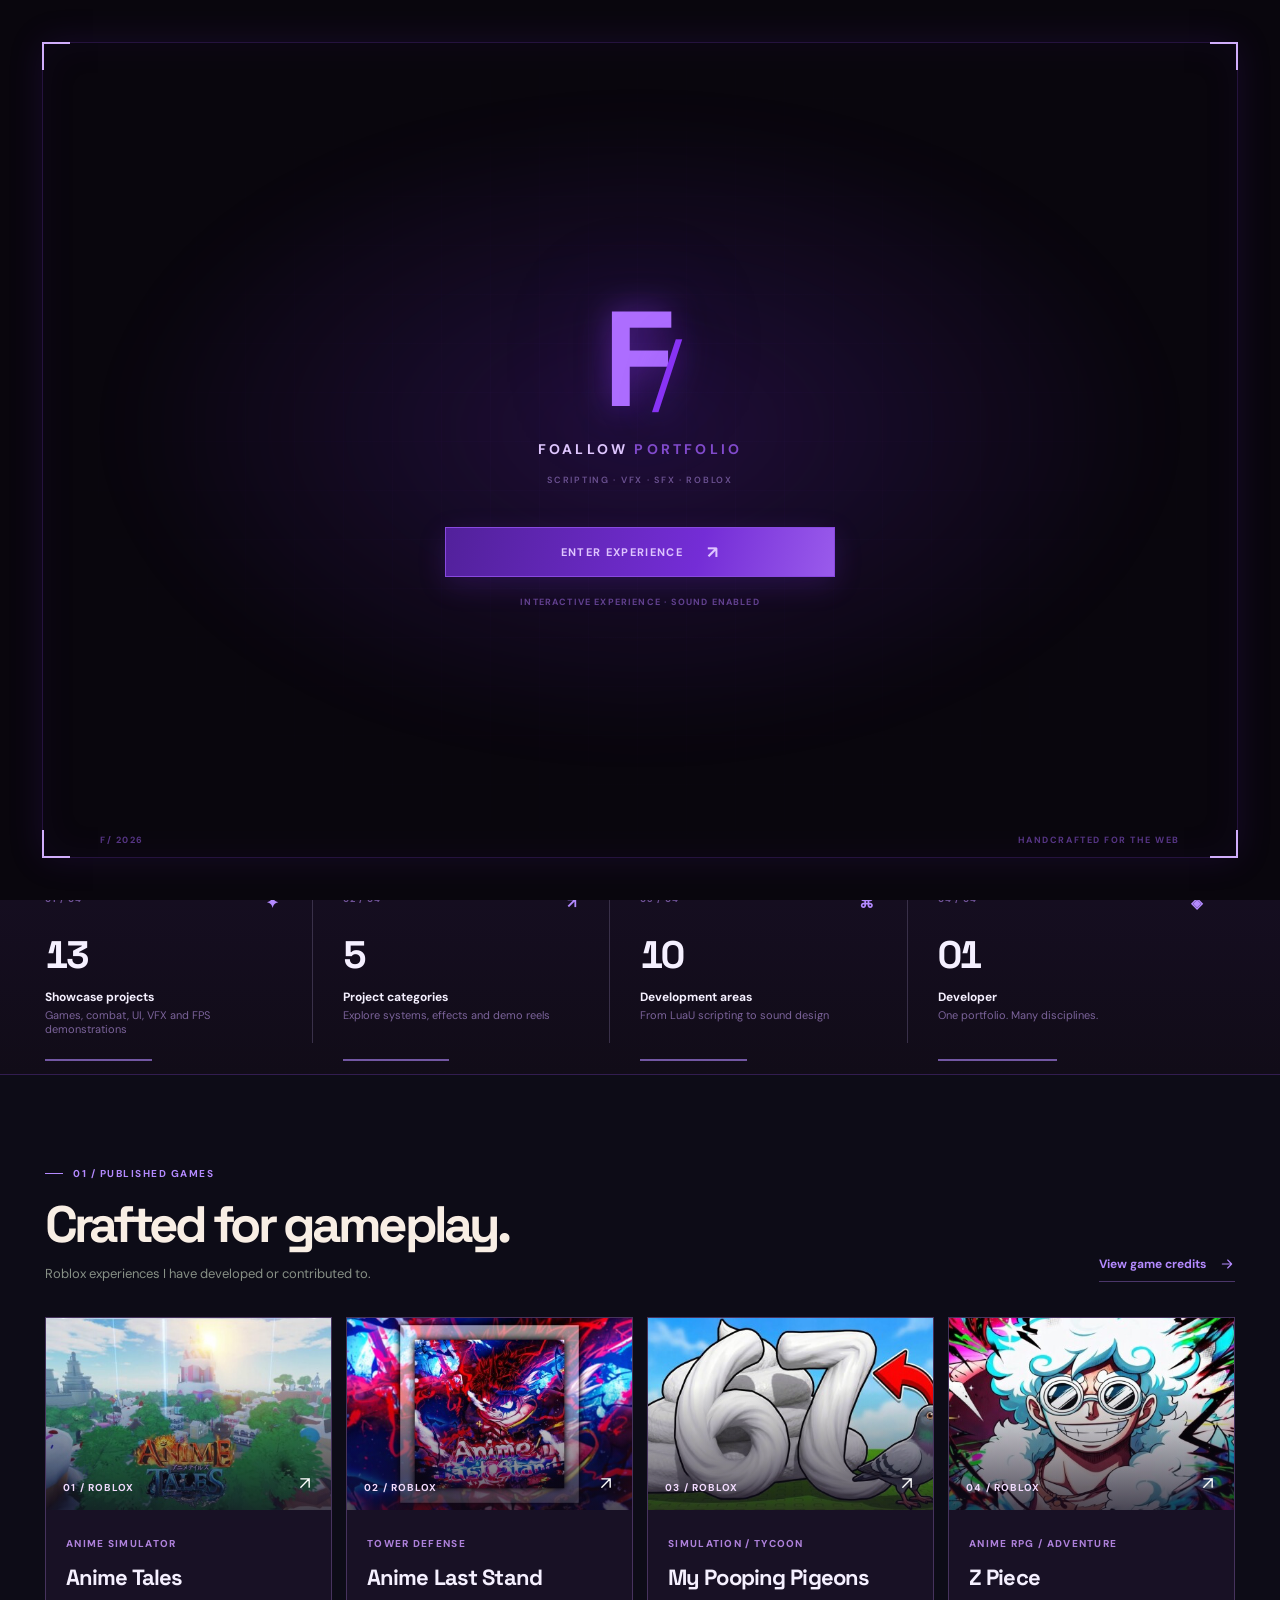
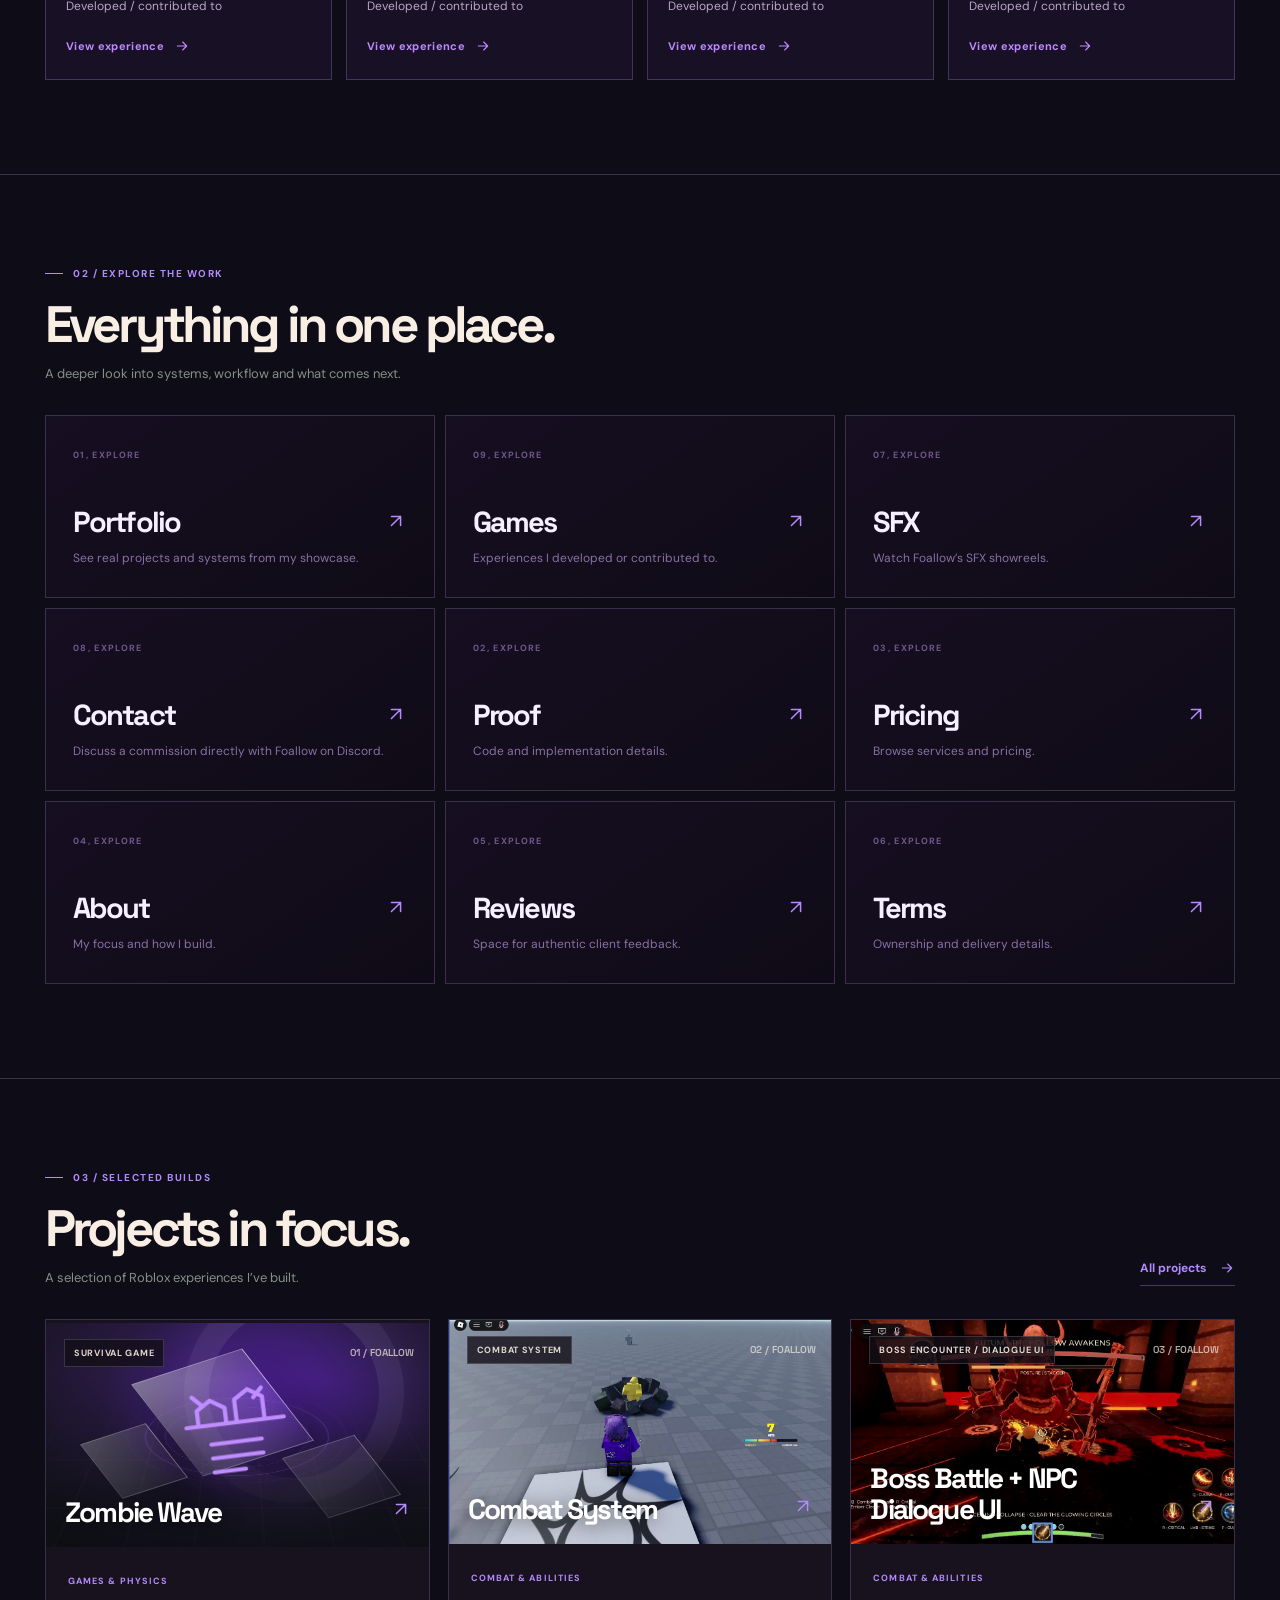
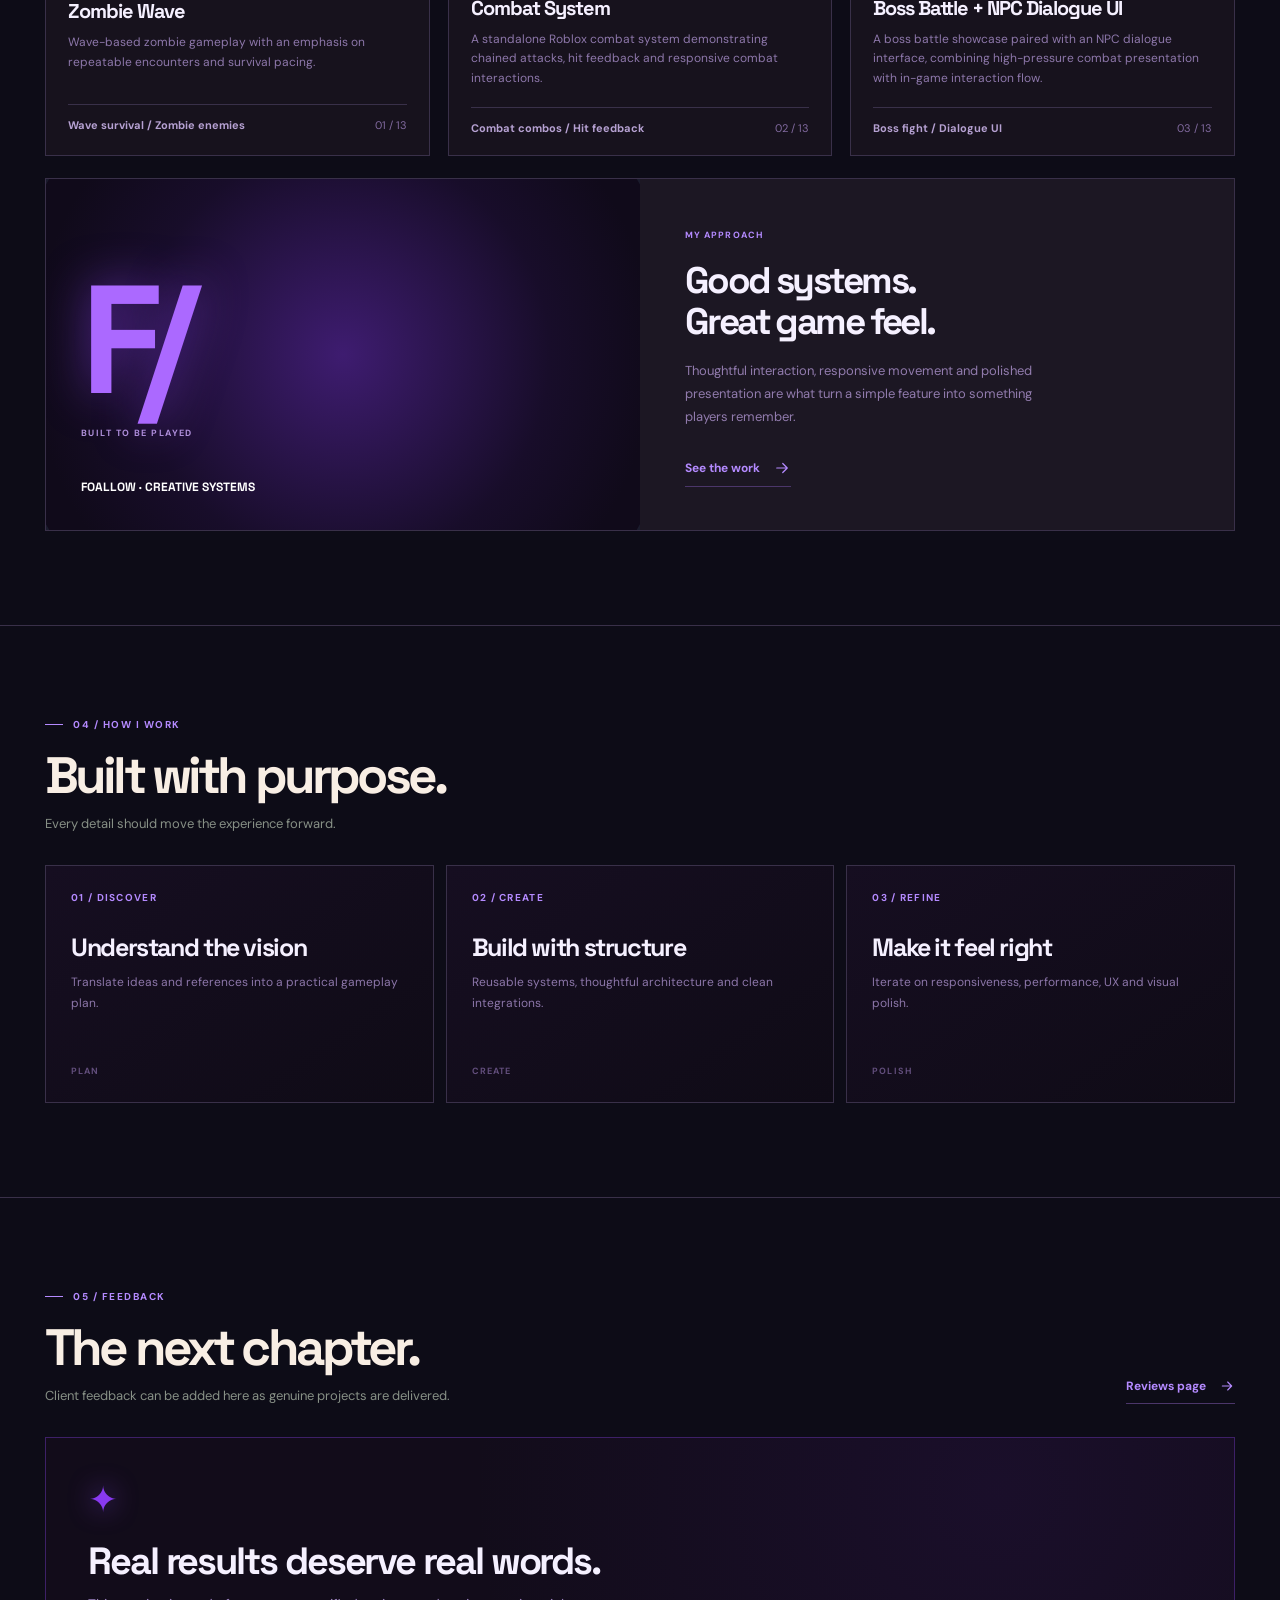
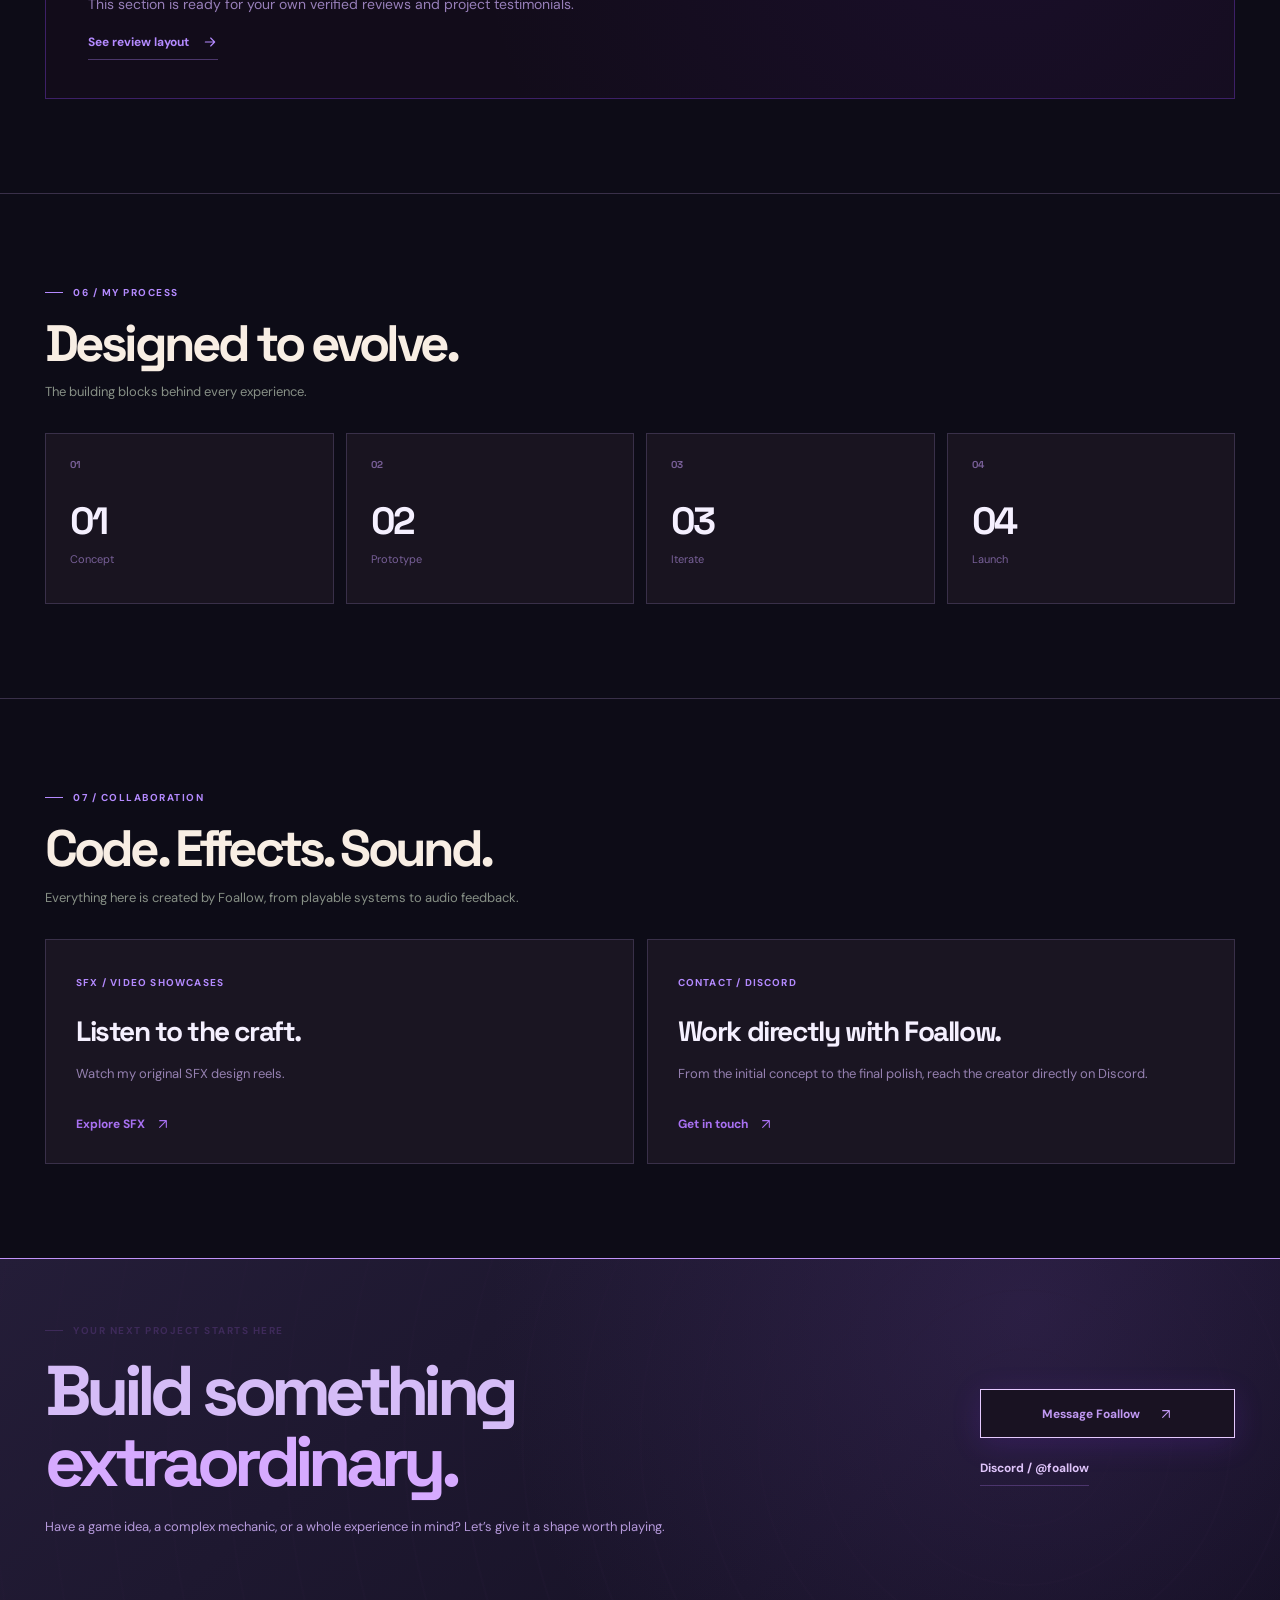
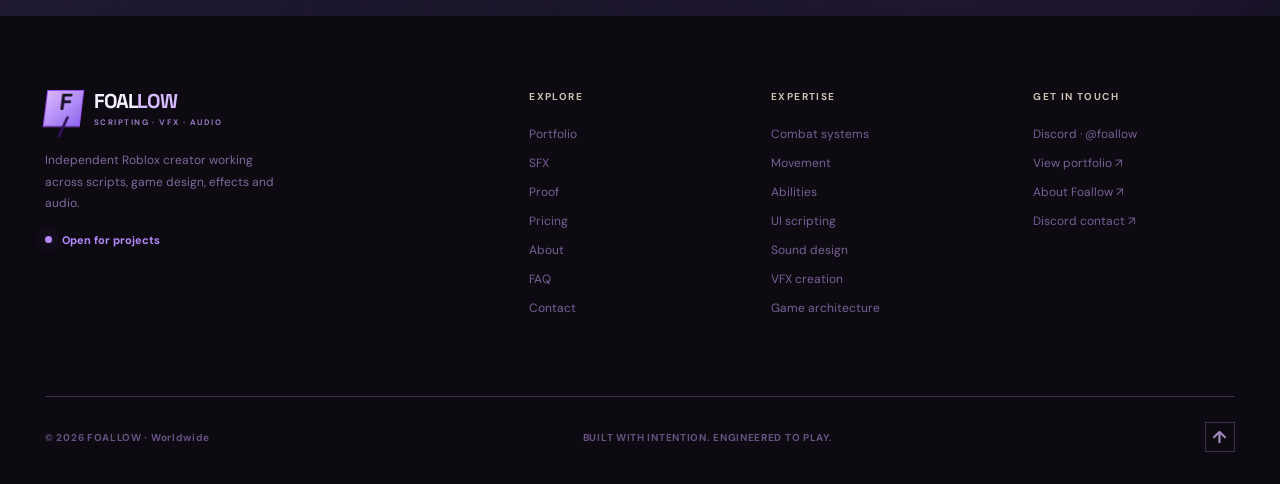
<file: index.html>
<!doctype html>
<html lang="en">
<head>
<meta charset="UTF-8">
<meta name="viewport" content="width=device-width, initial-scale=1.0">
<meta name="theme-color" content="#0e0d18">
<meta name="description" content="Foallow | Roblox scripting, combat systems, game design, VFX and original audio.">
<title>Foallow Portfolio</title>
<link rel="stylesheet" href="assets/styles.css">
<link rel="stylesheet" href="assets/motion.css">
<link rel="stylesheet" href="assets/sounds.css">
<link rel="stylesheet" href="assets/sections.css">
<link rel="stylesheet" href="assets/foallow-theme.css">
<link rel="stylesheet" href="assets/pricing-v10.css">
<link rel="stylesheet" href="assets/featured-games.css">
</head>
<body>
<div class="ns-preloader" id="nsPreloader" data-stage="enter" role="status" aria-live="polite">
  <div class="ns-loader-aura" aria-hidden="true"></div>
  <div class="ns-loader-frame" aria-hidden="true"><i></i><i></i><i></i><i></i></div>
  <div class="ns-loader-content">
    <div class="ns-loader-monogram" aria-hidden="true">F<span>/</span></div>
    <div class="ns-loader-title">FOALLOW<span> PORTFOLIO</span></div>
    <p class="ns-loader-tagline">SCRIPTING · VFX · SFX · ROBLOX</p>
    <div class="ns-loader-progress" id="nsLoaderProgress"><div class="ns-loader-progress-label"><span>LOADING<span class="ns-loader-dots">...</span></span><b id="nsLoaderPercent">0%</b></div><div class="ns-loader-track"><i id="nsLoaderFill"></i></div></div>
    <button type="button" class="ns-loader-enter" id="nsLoaderEnter">ENTER EXPERIENCE <span aria-hidden="true">↗</span></button>
    <div class="ns-loader-footnote" id="nsLoaderHint">INTERACTIVE EXPERIENCE · SOUND ENABLED</div>
  </div>
  <div class="ns-loader-edition">F/ 2026 <span>HANDCRAFTED FOR THE WEB</span></div>
</div>
<div id="app"></div>
<script src="assets/data.js"></script>
<script src="assets/app.js"></script>
<script src="assets/motion.js"></script>
<script src="assets/sounds.js"></script>
</body>
</html>
</file>
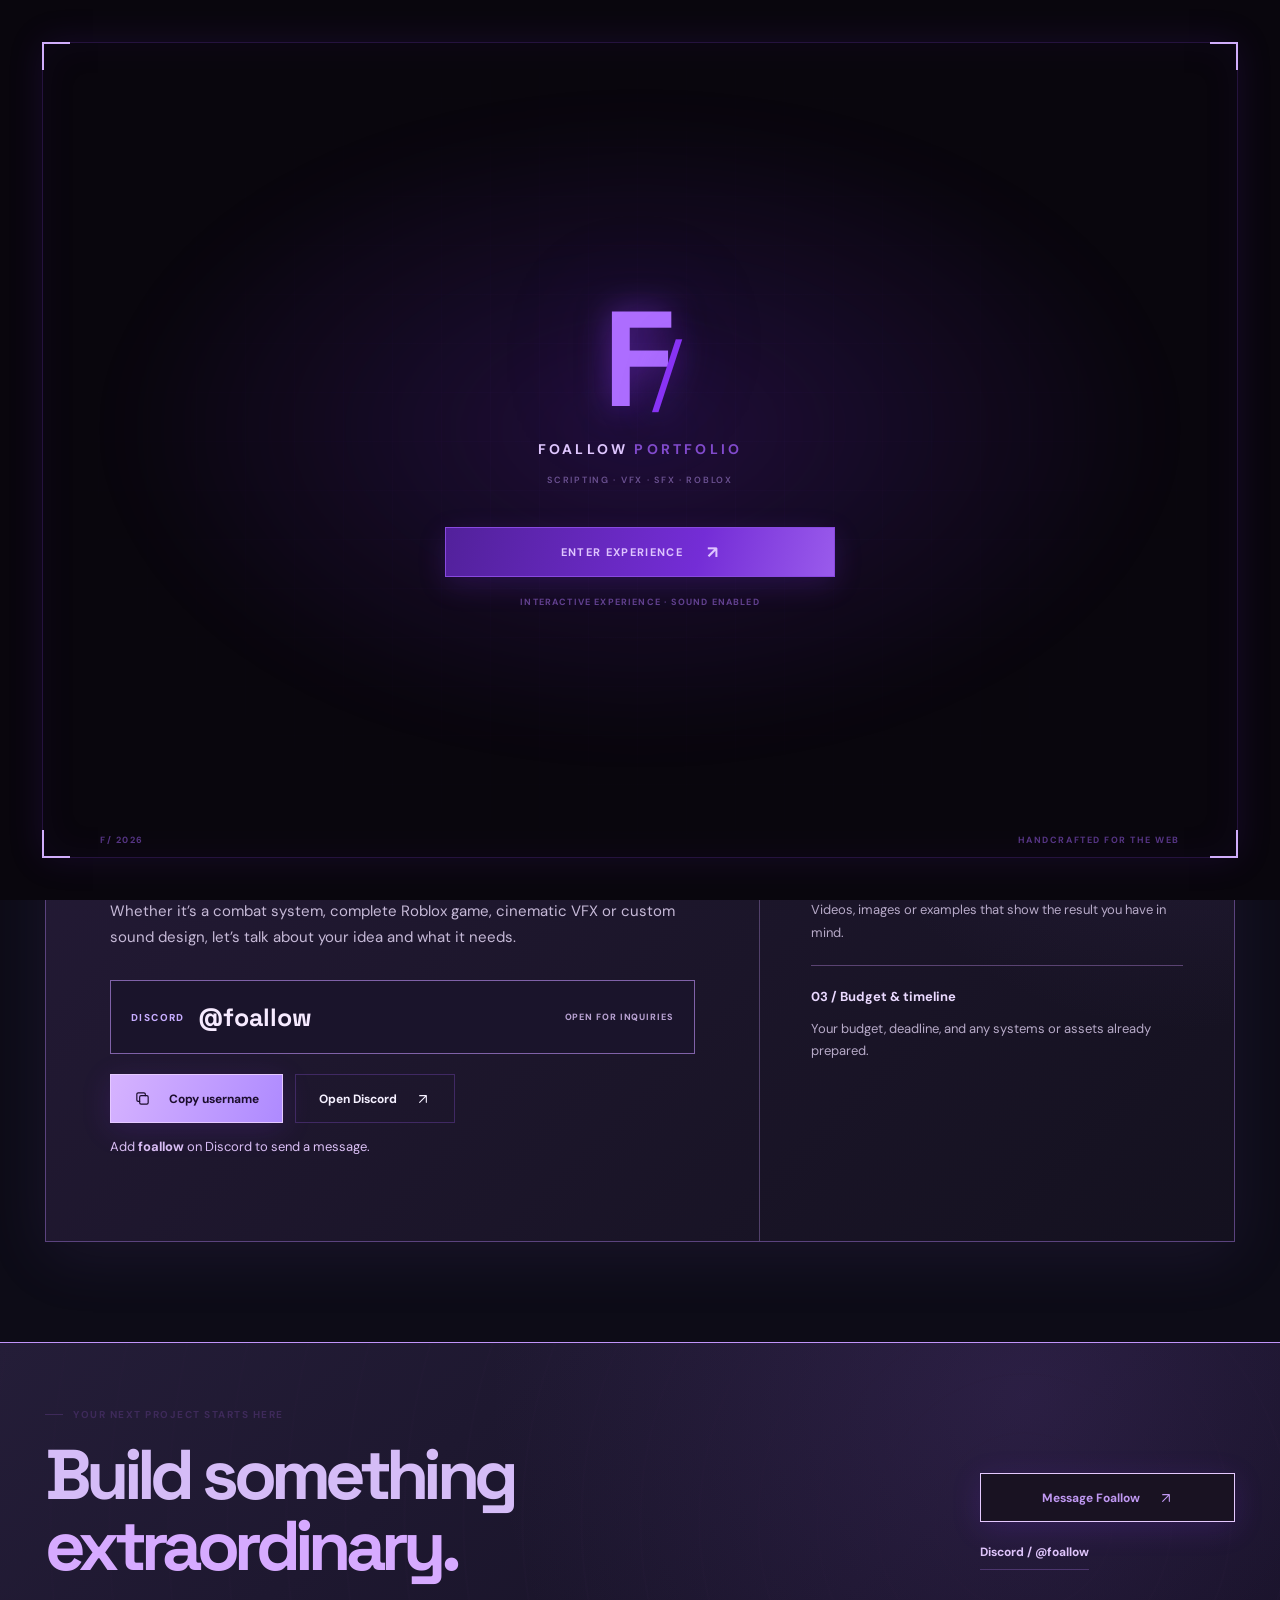
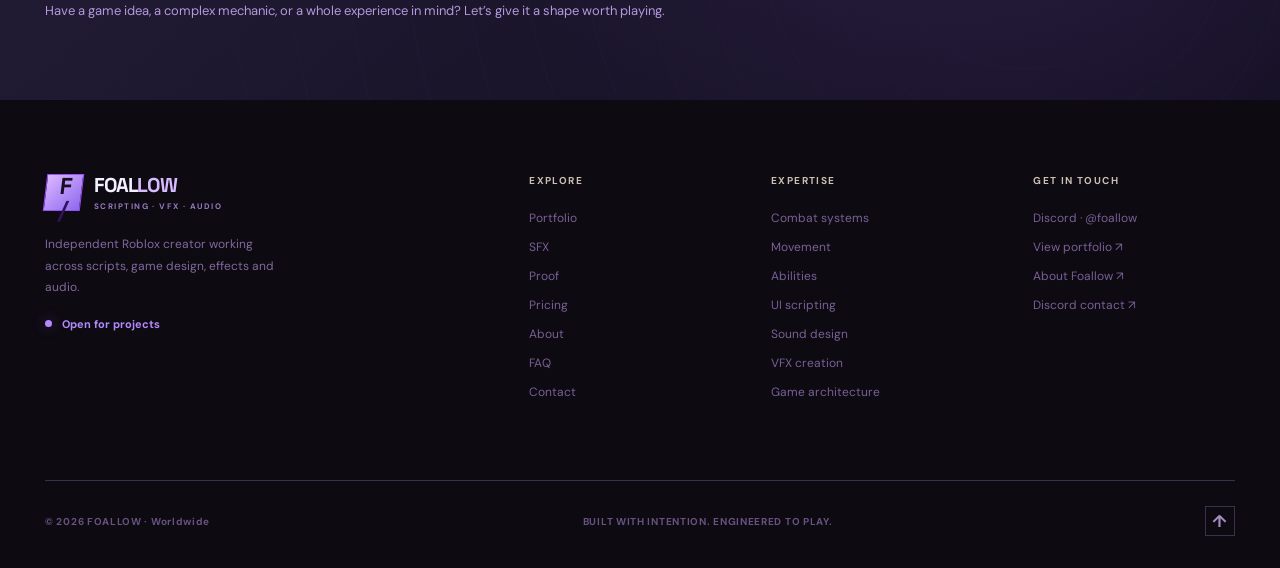
<file: contact.html>
<!doctype html>
<html lang="en">
<head>
<meta charset="UTF-8">
<meta name="viewport" content="width=device-width, initial-scale=1.0">
<meta name="theme-color" content="#0e0d18">
<meta name="description" content="Foallow | Roblox scripting, combat systems, game design, VFX and original audio.">
<title>Foallow, Contact on Discord</title>
<link rel="stylesheet" href="assets/styles.css">
<link rel="stylesheet" href="assets/motion.css">
<link rel="stylesheet" href="assets/sounds.css">
<link rel="stylesheet" href="assets/sections.css">
<link rel="stylesheet" href="assets/foallow-theme.css">
<link rel="stylesheet" href="assets/pricing-v10.css">
<link rel="stylesheet" href="assets/featured-games.css">
</head>
<body>
<div class="ns-preloader" id="nsPreloader" data-stage="enter" role="status" aria-live="polite">
  <div class="ns-loader-aura" aria-hidden="true"></div>
  <div class="ns-loader-frame" aria-hidden="true"><i></i><i></i><i></i><i></i></div>
  <div class="ns-loader-content">
    <div class="ns-loader-monogram" aria-hidden="true">F<span>/</span></div>
    <div class="ns-loader-title">FOALLOW<span> PORTFOLIO</span></div>
    <p class="ns-loader-tagline">SCRIPTING · VFX · SFX · ROBLOX</p>
    <div class="ns-loader-progress" id="nsLoaderProgress"><div class="ns-loader-progress-label"><span>LOADING<span class="ns-loader-dots">...</span></span><b id="nsLoaderPercent">0%</b></div><div class="ns-loader-track"><i id="nsLoaderFill"></i></div></div>
    <button type="button" class="ns-loader-enter" id="nsLoaderEnter">ENTER EXPERIENCE <span aria-hidden="true">↗</span></button>
    <div class="ns-loader-footnote" id="nsLoaderHint">INTERACTIVE EXPERIENCE · SOUND ENABLED</div>
  </div>
  <div class="ns-loader-edition">F/ 2026 <span>HANDCRAFTED FOR THE WEB</span></div>
</div>
<div id="app"></div>
<script src="assets/data.js"></script>
<script src="assets/app.js"></script>
<script src="assets/motion.js"></script>
<script src="assets/sounds.js"></script>
</body>
</html>
</file>
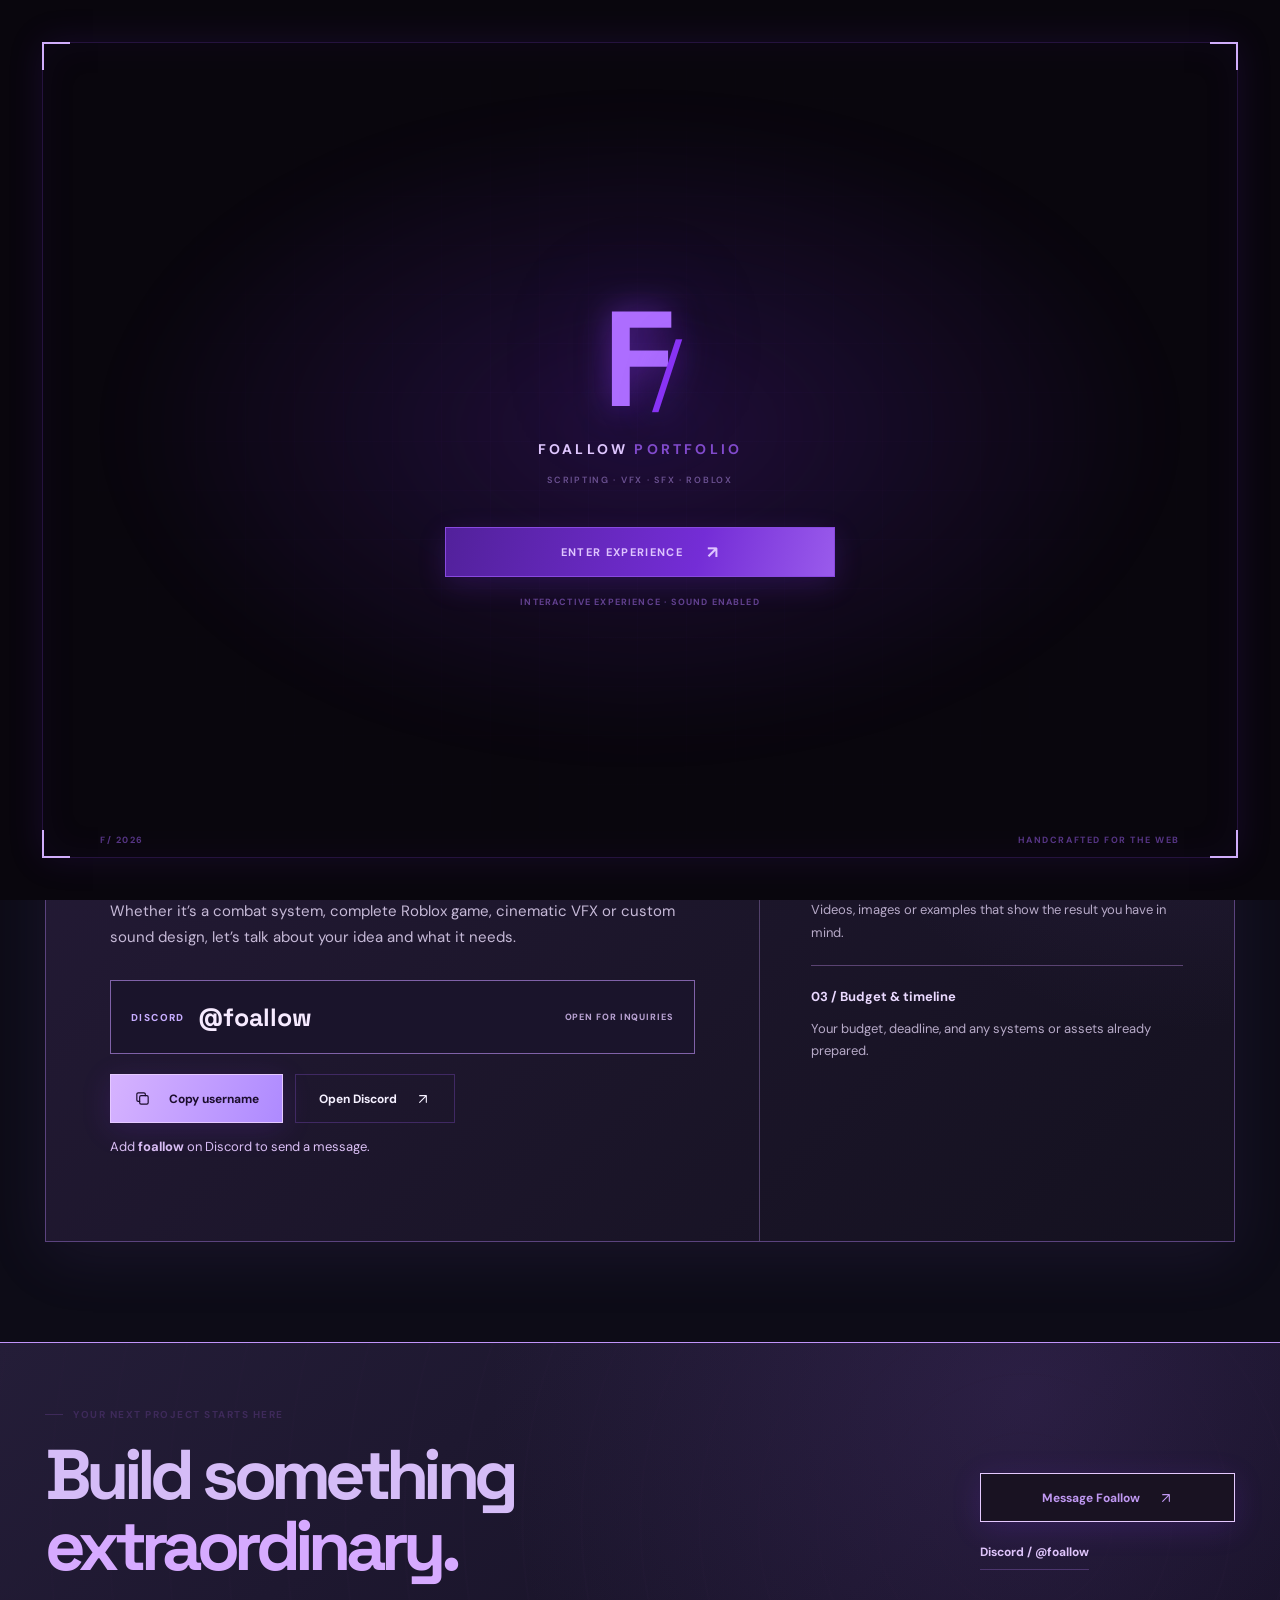
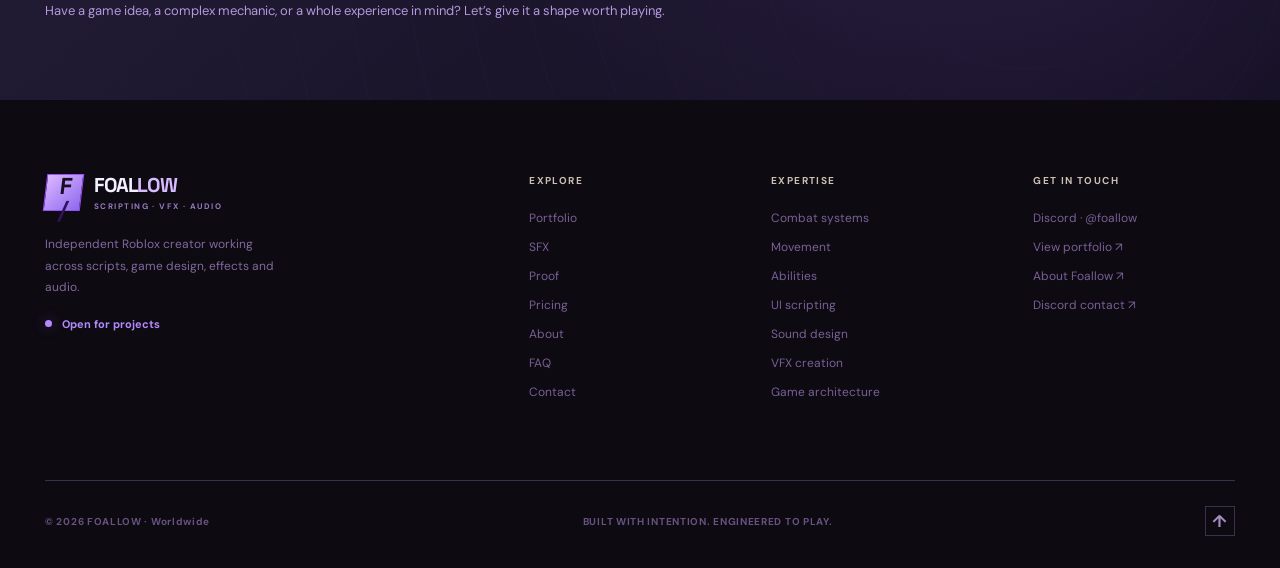
<file: management.html>
<!doctype html><html lang="en"><head><meta charset="utf-8"><meta name="robots" content="noindex"><meta http-equiv="refresh" content="0; url=contact.html"><title>Contact Foallow</title><script>location.replace('contact.html')</script><link rel="stylesheet" href="assets/featured-games.css">
</head><body><a href="contact.html">Contact Foallow on Discord</a></body></html>
</file>
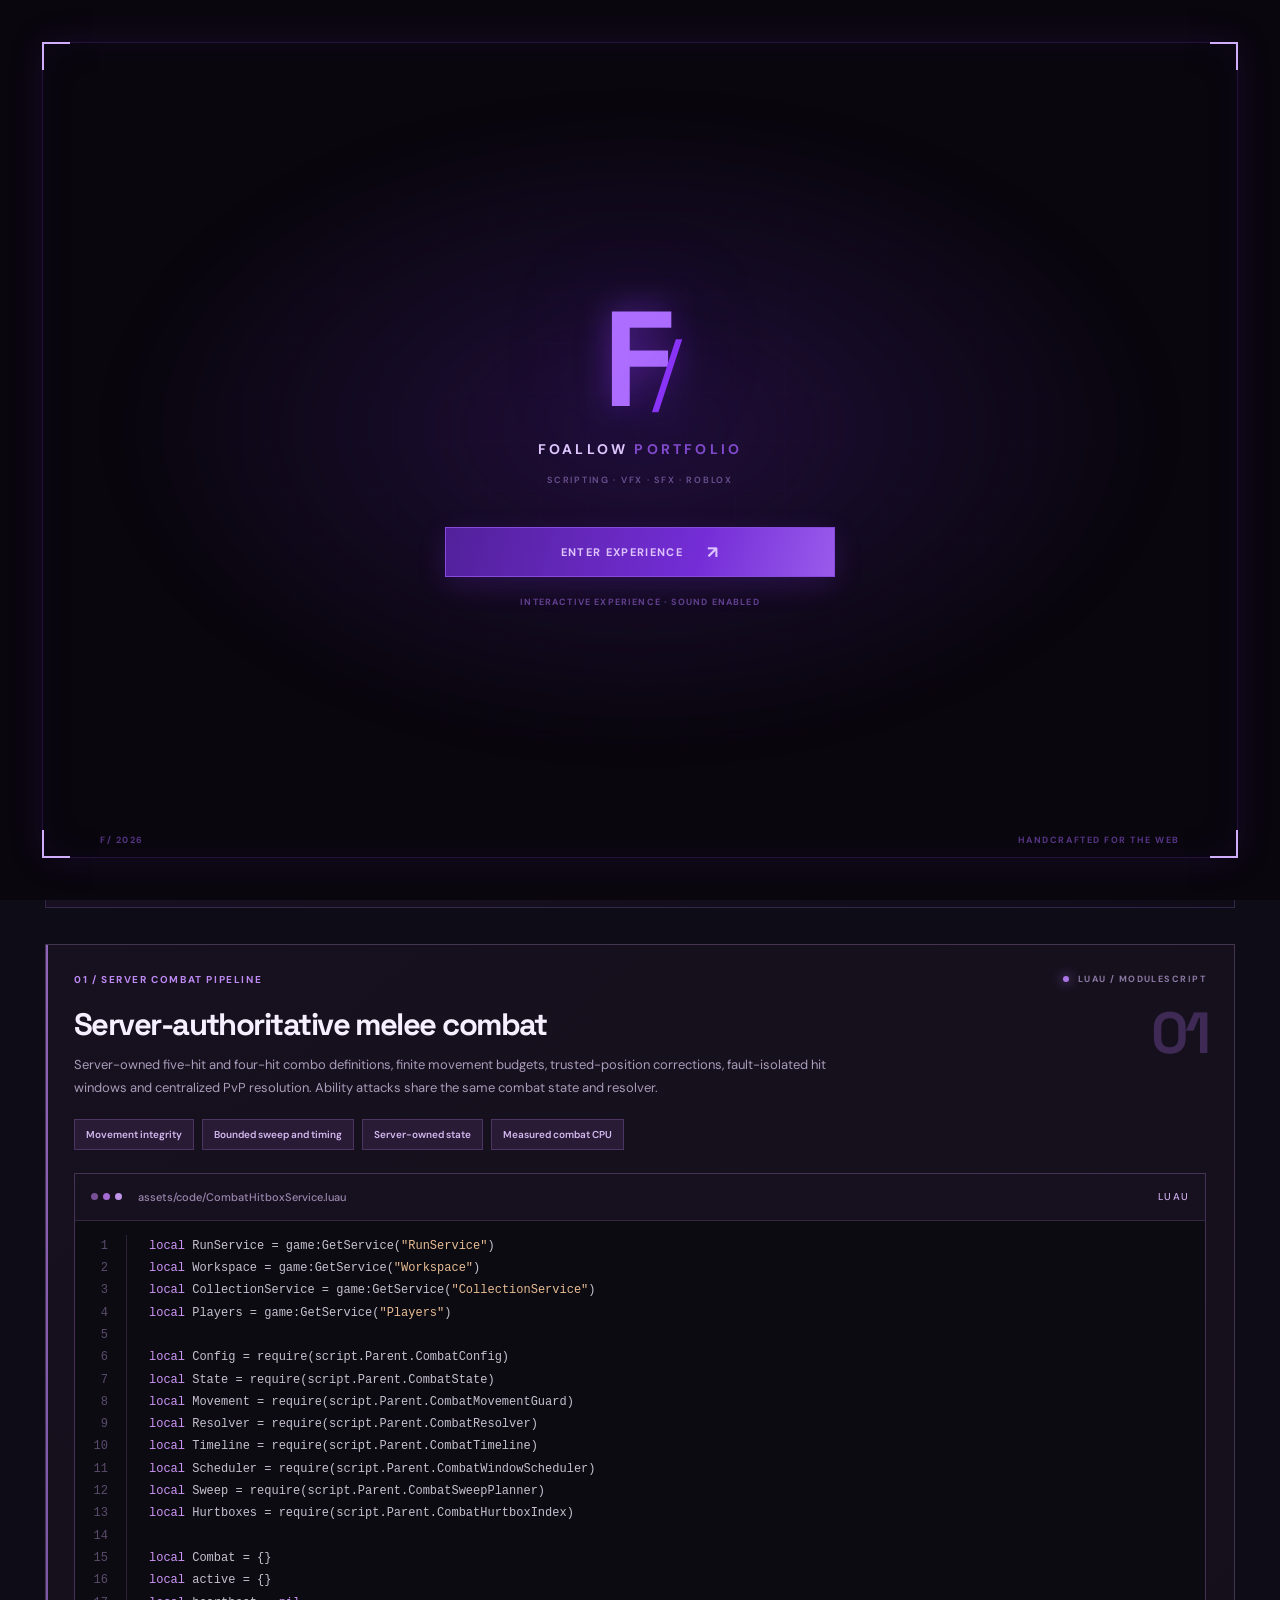
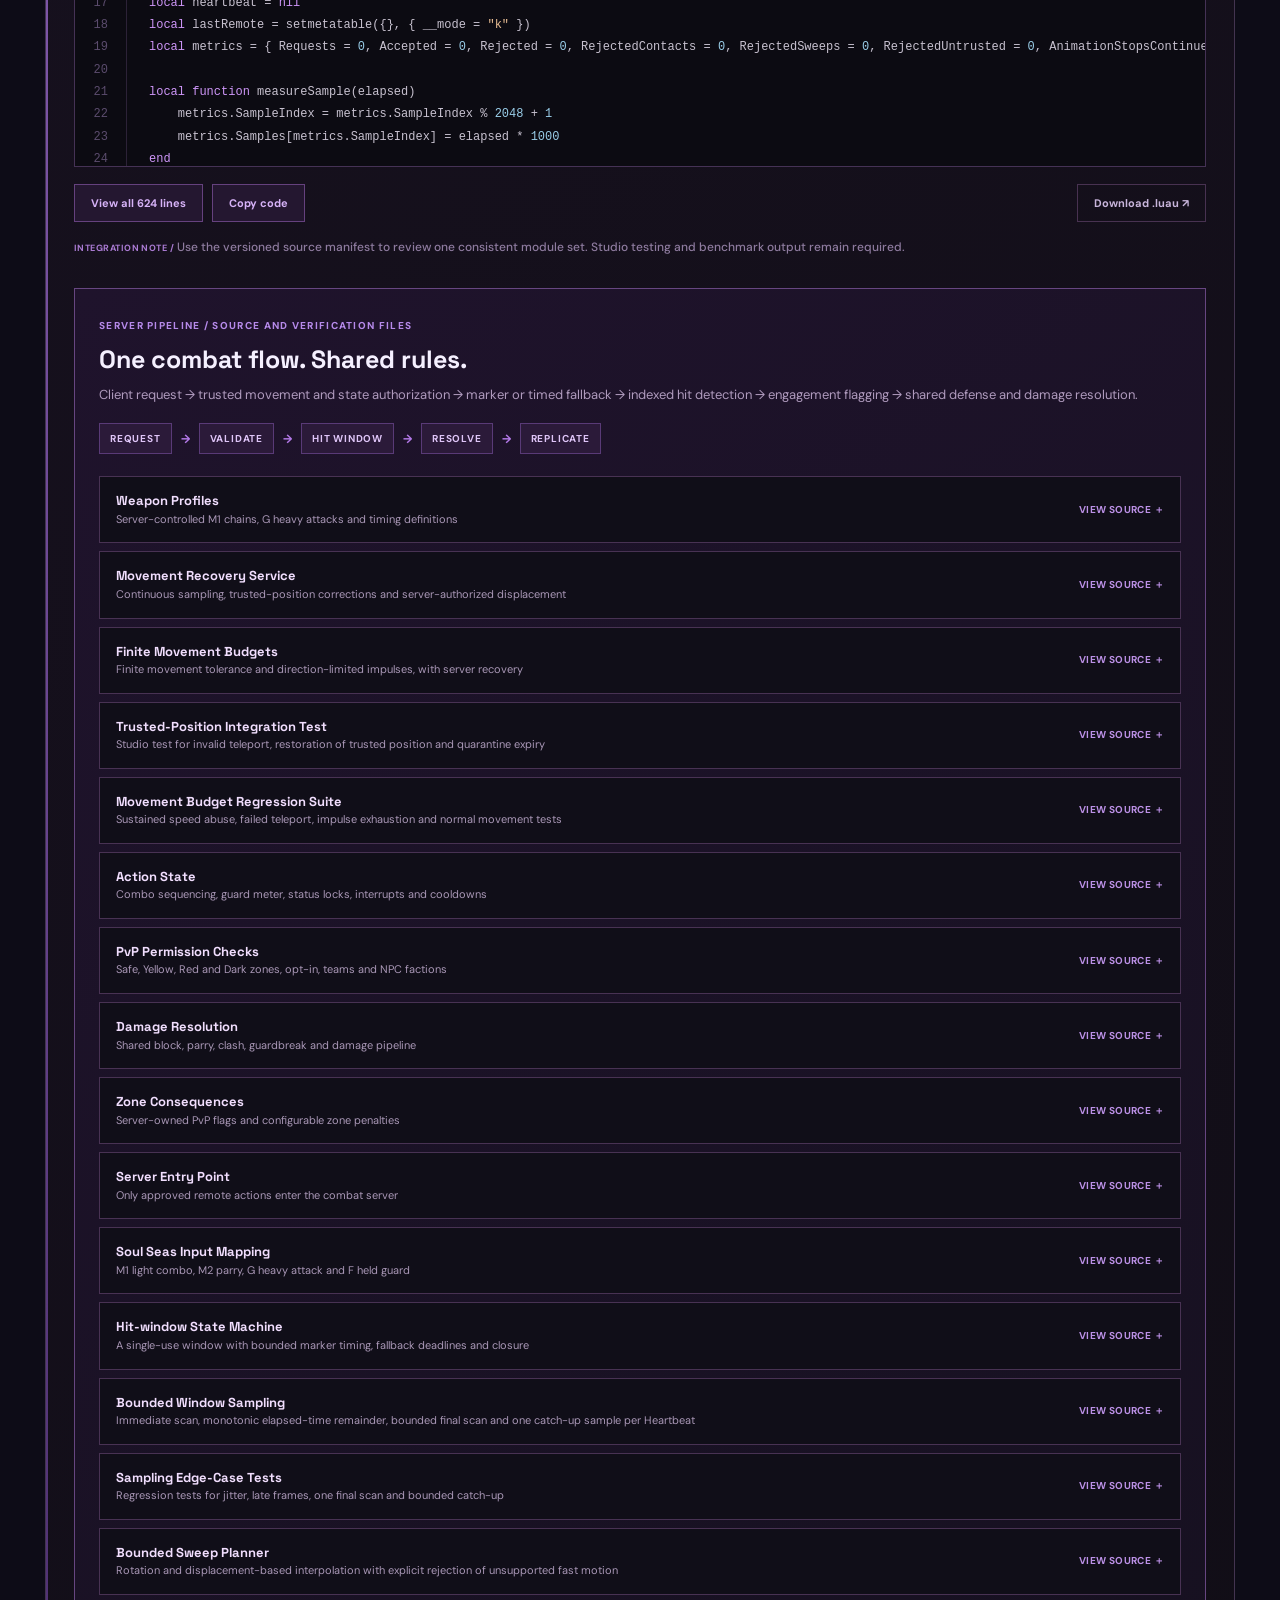
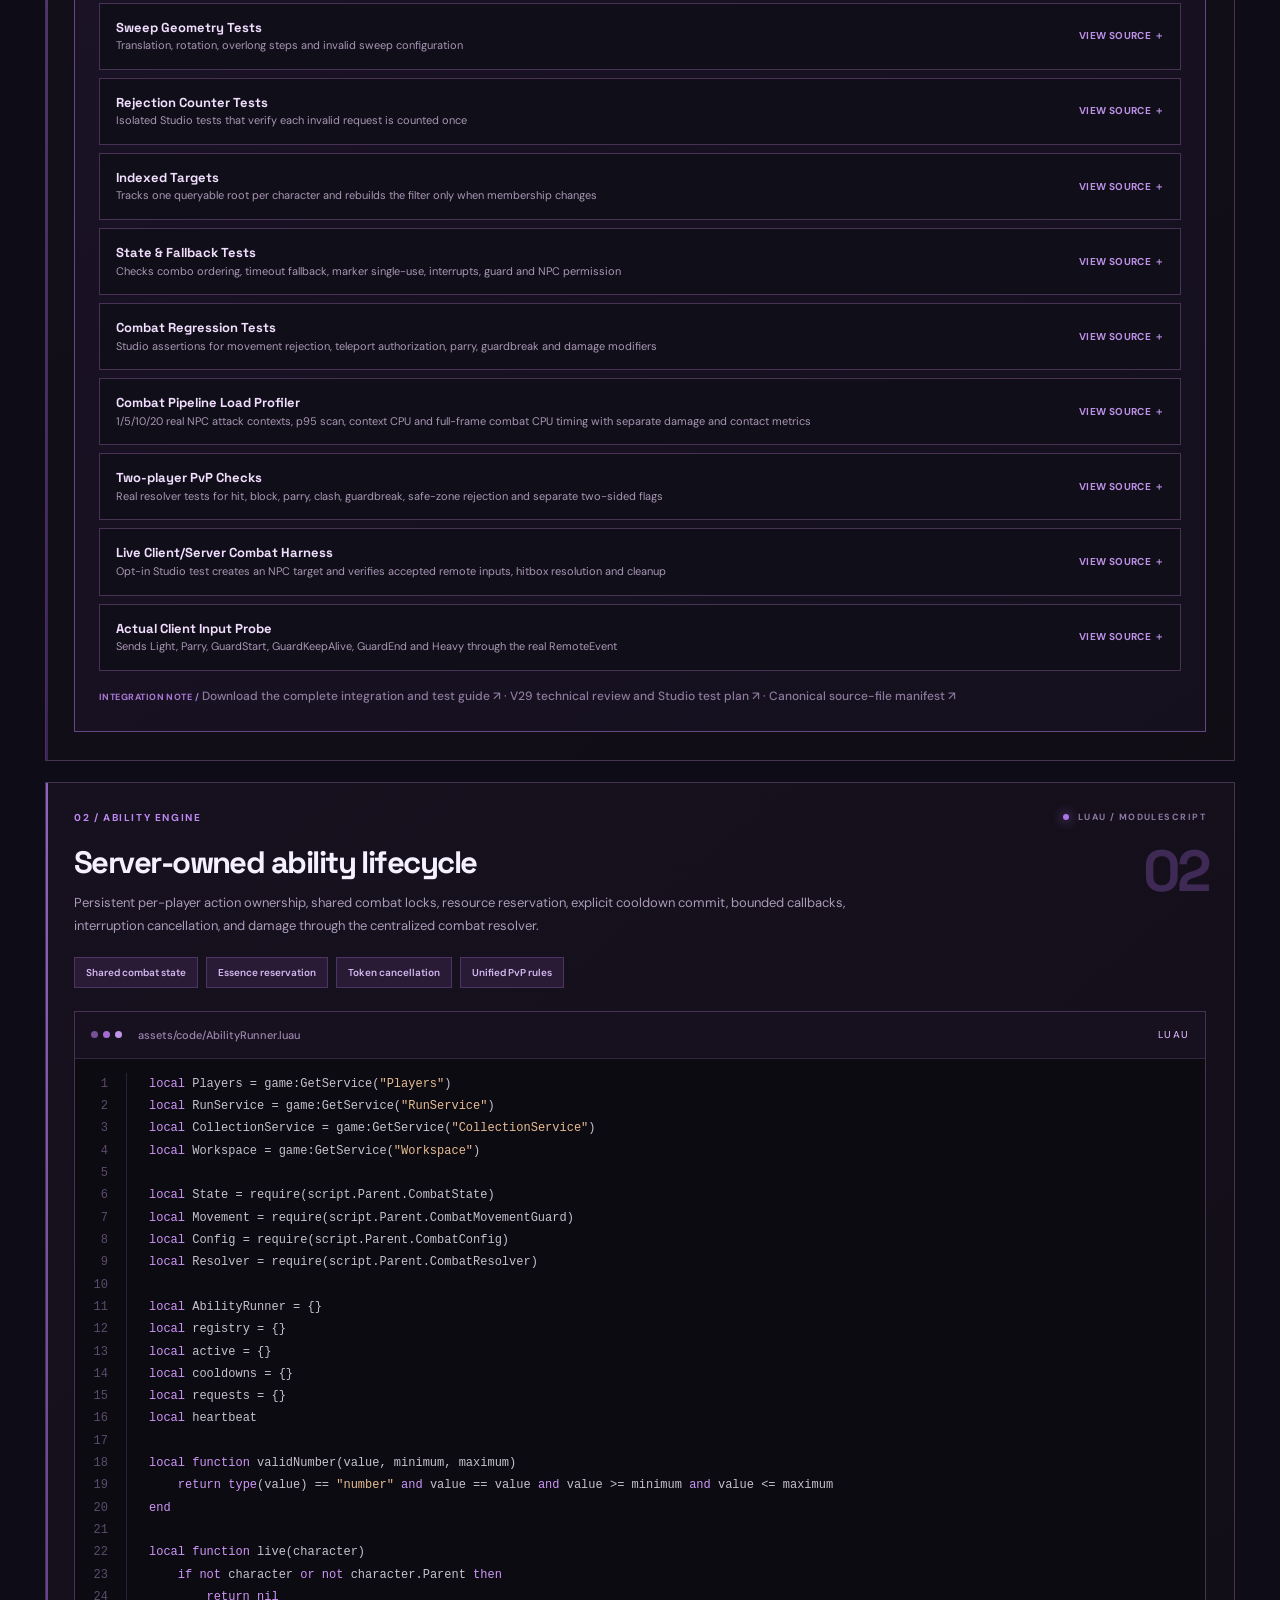
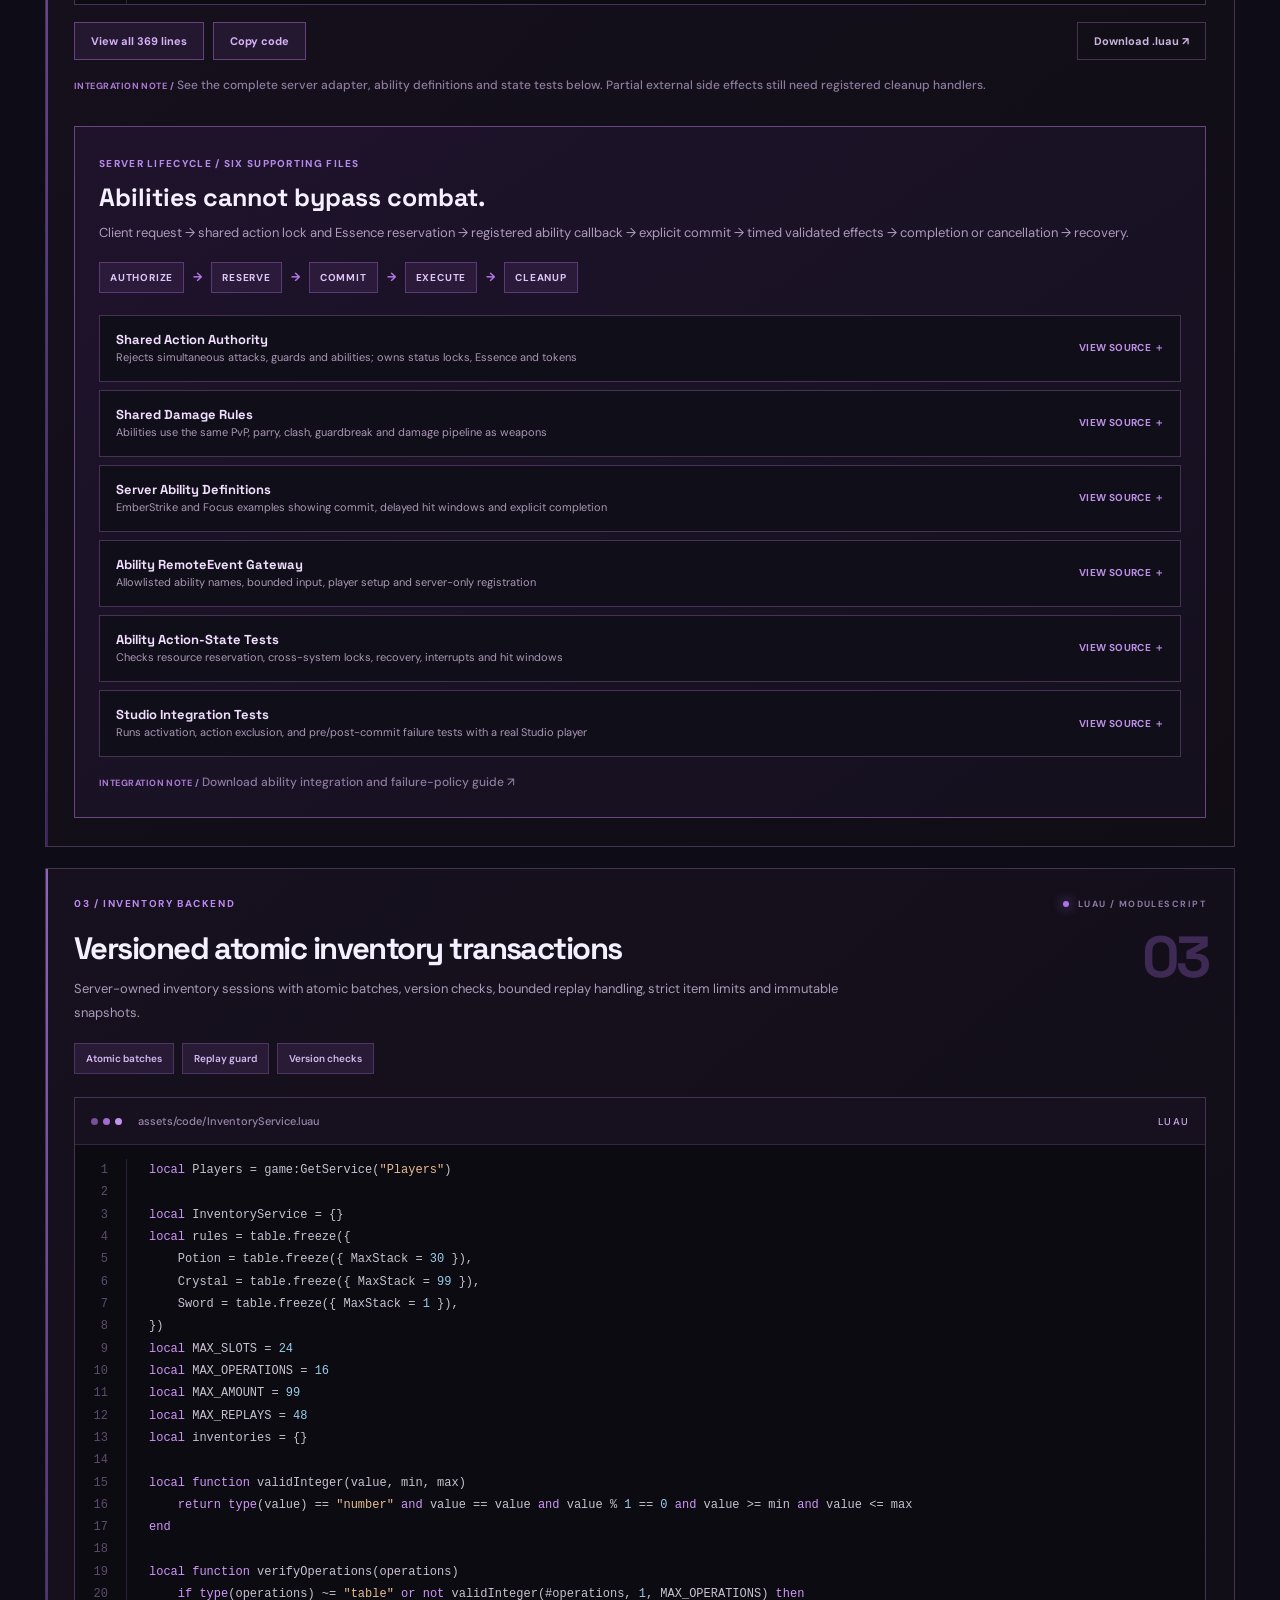
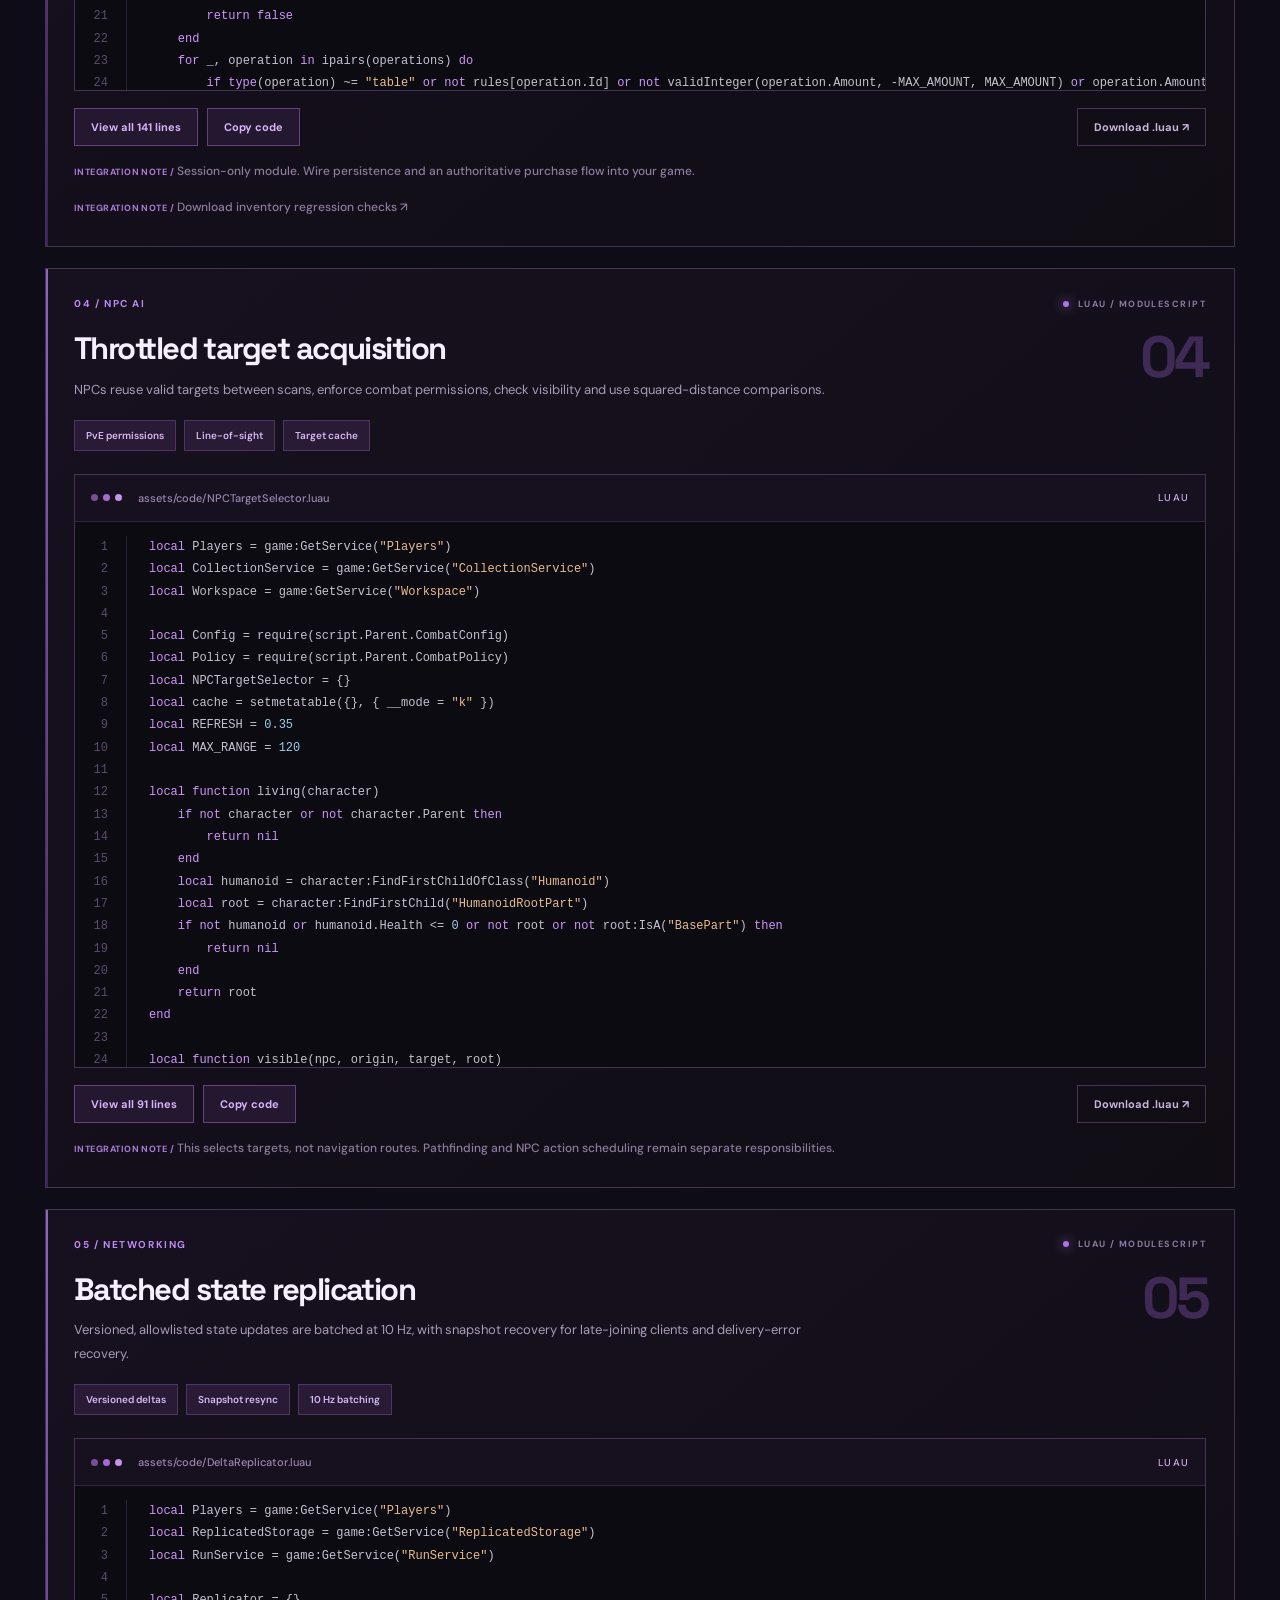
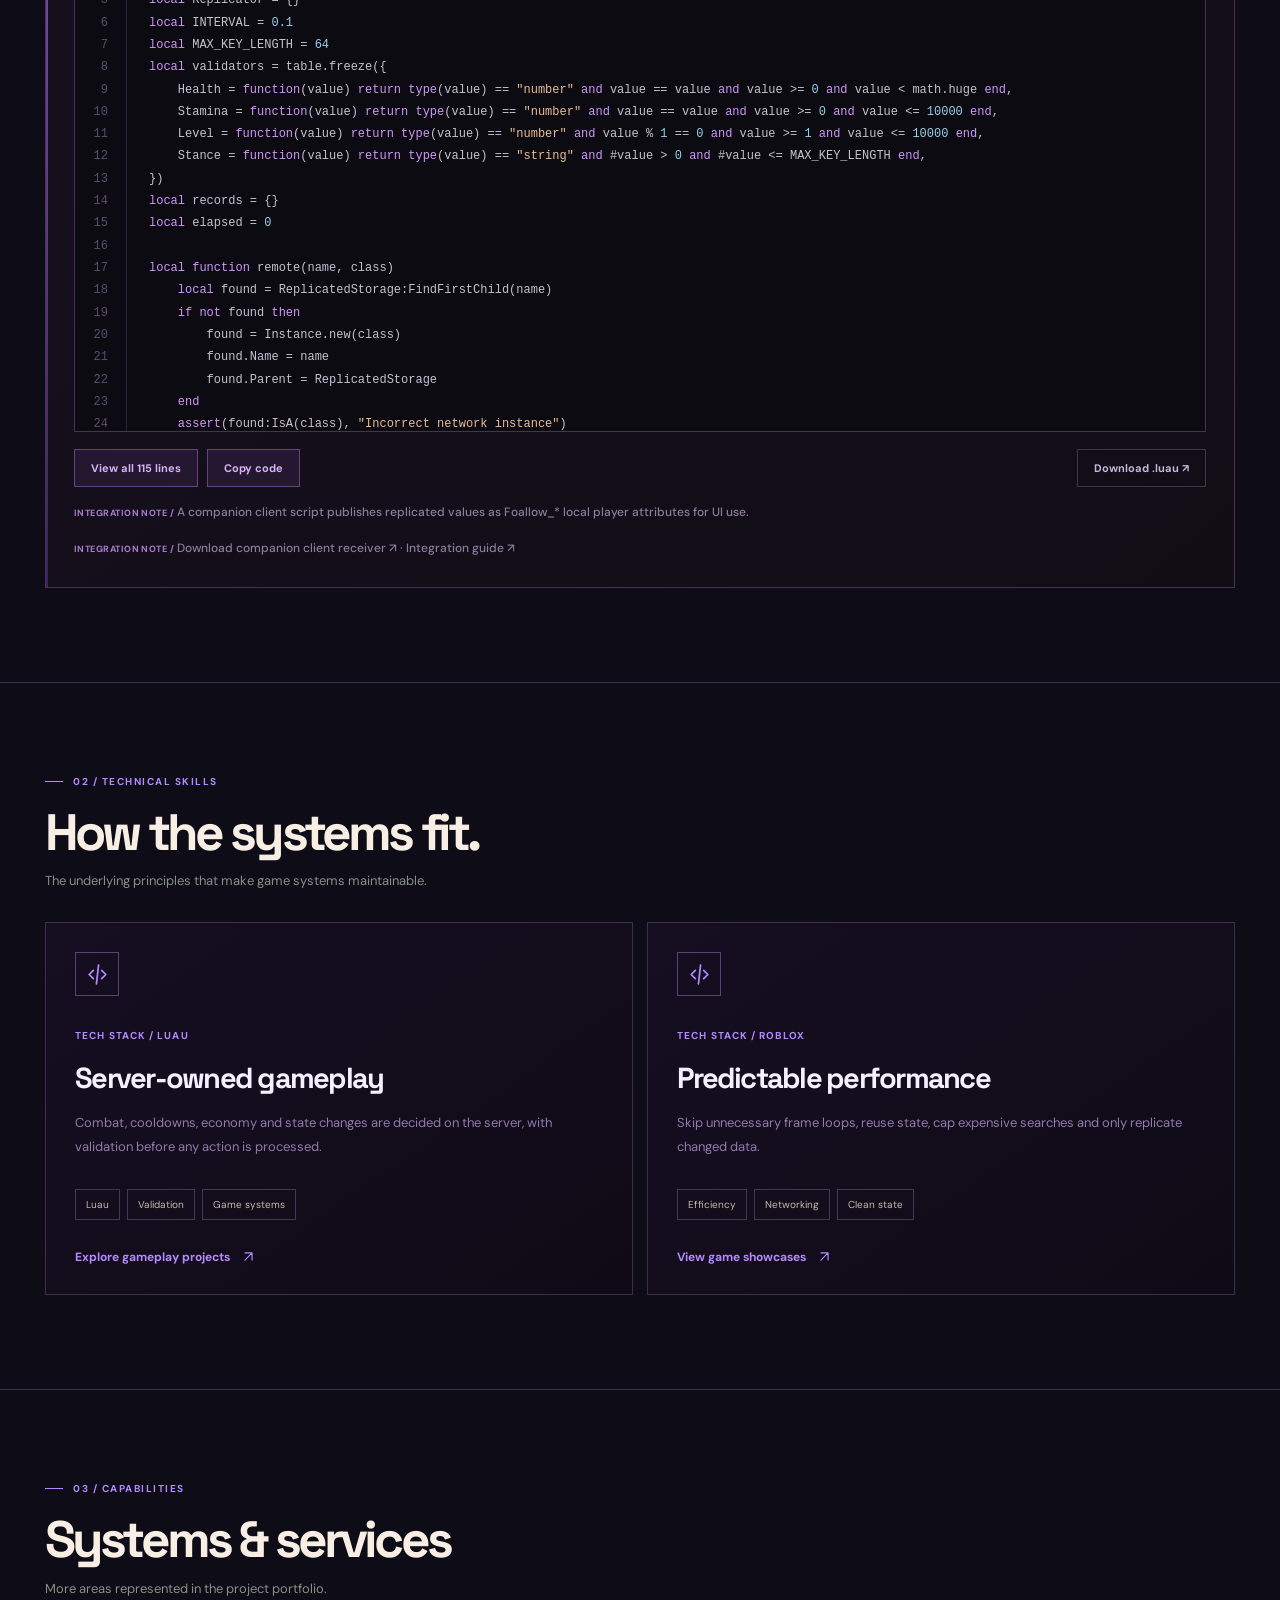
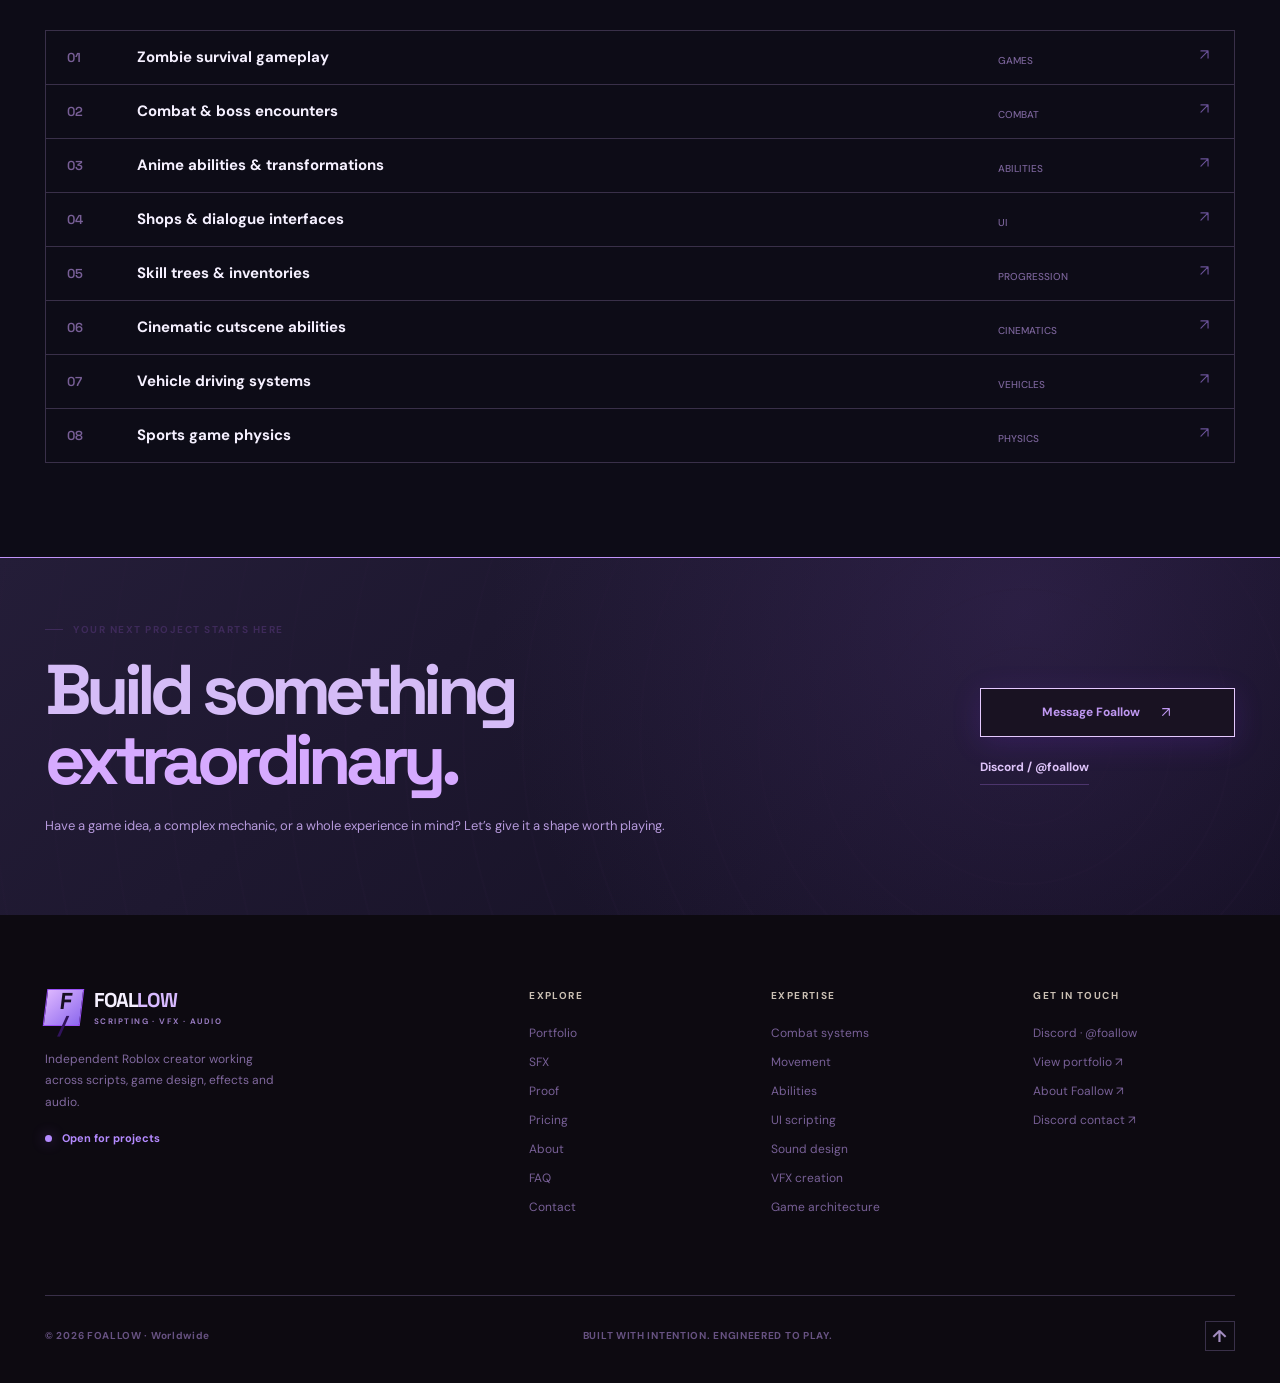
<file: proof.html>
<!doctype html>
<html lang="en">
<head>
<meta charset="UTF-8">
<meta name="viewport" content="width=device-width, initial-scale=1.0">
<meta name="theme-color" content="#0e0d18">
<meta name="description" content="Foallow | Roblox scripting, combat systems, game design, VFX and original audio.">
<title>Foallow Portfolio</title>
<link rel="stylesheet" href="assets/styles.css">
<link rel="stylesheet" href="assets/motion.css">
<link rel="stylesheet" href="assets/sounds.css">
<link rel="stylesheet" href="assets/sections.css">
<link rel="stylesheet" href="assets/foallow-theme.css">
<link rel="stylesheet" href="assets/pricing-v10.css">
<link rel="stylesheet" href="assets/proof-code.css">
<link rel="stylesheet" href="assets/featured-games.css">
</head>
<body>
<div class="ns-preloader" id="nsPreloader" data-stage="enter" role="status" aria-live="polite">
  <div class="ns-loader-aura" aria-hidden="true"></div>
  <div class="ns-loader-frame" aria-hidden="true"><i></i><i></i><i></i><i></i></div>
  <div class="ns-loader-content">
    <div class="ns-loader-monogram" aria-hidden="true">F<span>/</span></div>
    <div class="ns-loader-title">FOALLOW<span> PORTFOLIO</span></div>
    <p class="ns-loader-tagline">SCRIPTING · VFX · SFX · ROBLOX</p>
    <div class="ns-loader-progress" id="nsLoaderProgress"><div class="ns-loader-progress-label"><span>LOADING<span class="ns-loader-dots">...</span></span><b id="nsLoaderPercent">0%</b></div><div class="ns-loader-track"><i id="nsLoaderFill"></i></div></div>
    <button type="button" class="ns-loader-enter" id="nsLoaderEnter">ENTER EXPERIENCE <span aria-hidden="true">↗</span></button>
    <div class="ns-loader-footnote" id="nsLoaderHint">INTERACTIVE EXPERIENCE · SOUND ENABLED</div>
  </div>
  <div class="ns-loader-edition">F/ 2026 <span>HANDCRAFTED FOR THE WEB</span></div>
</div>
<div id="app"></div>
<script src="assets/data.js"></script>
<script src="assets/app.js"></script>
<script src="assets/motion.js"></script>
<script src="assets/sounds.js"></script>
<script src="assets/proof-code.js"></script>
</body>
</html>
</file>
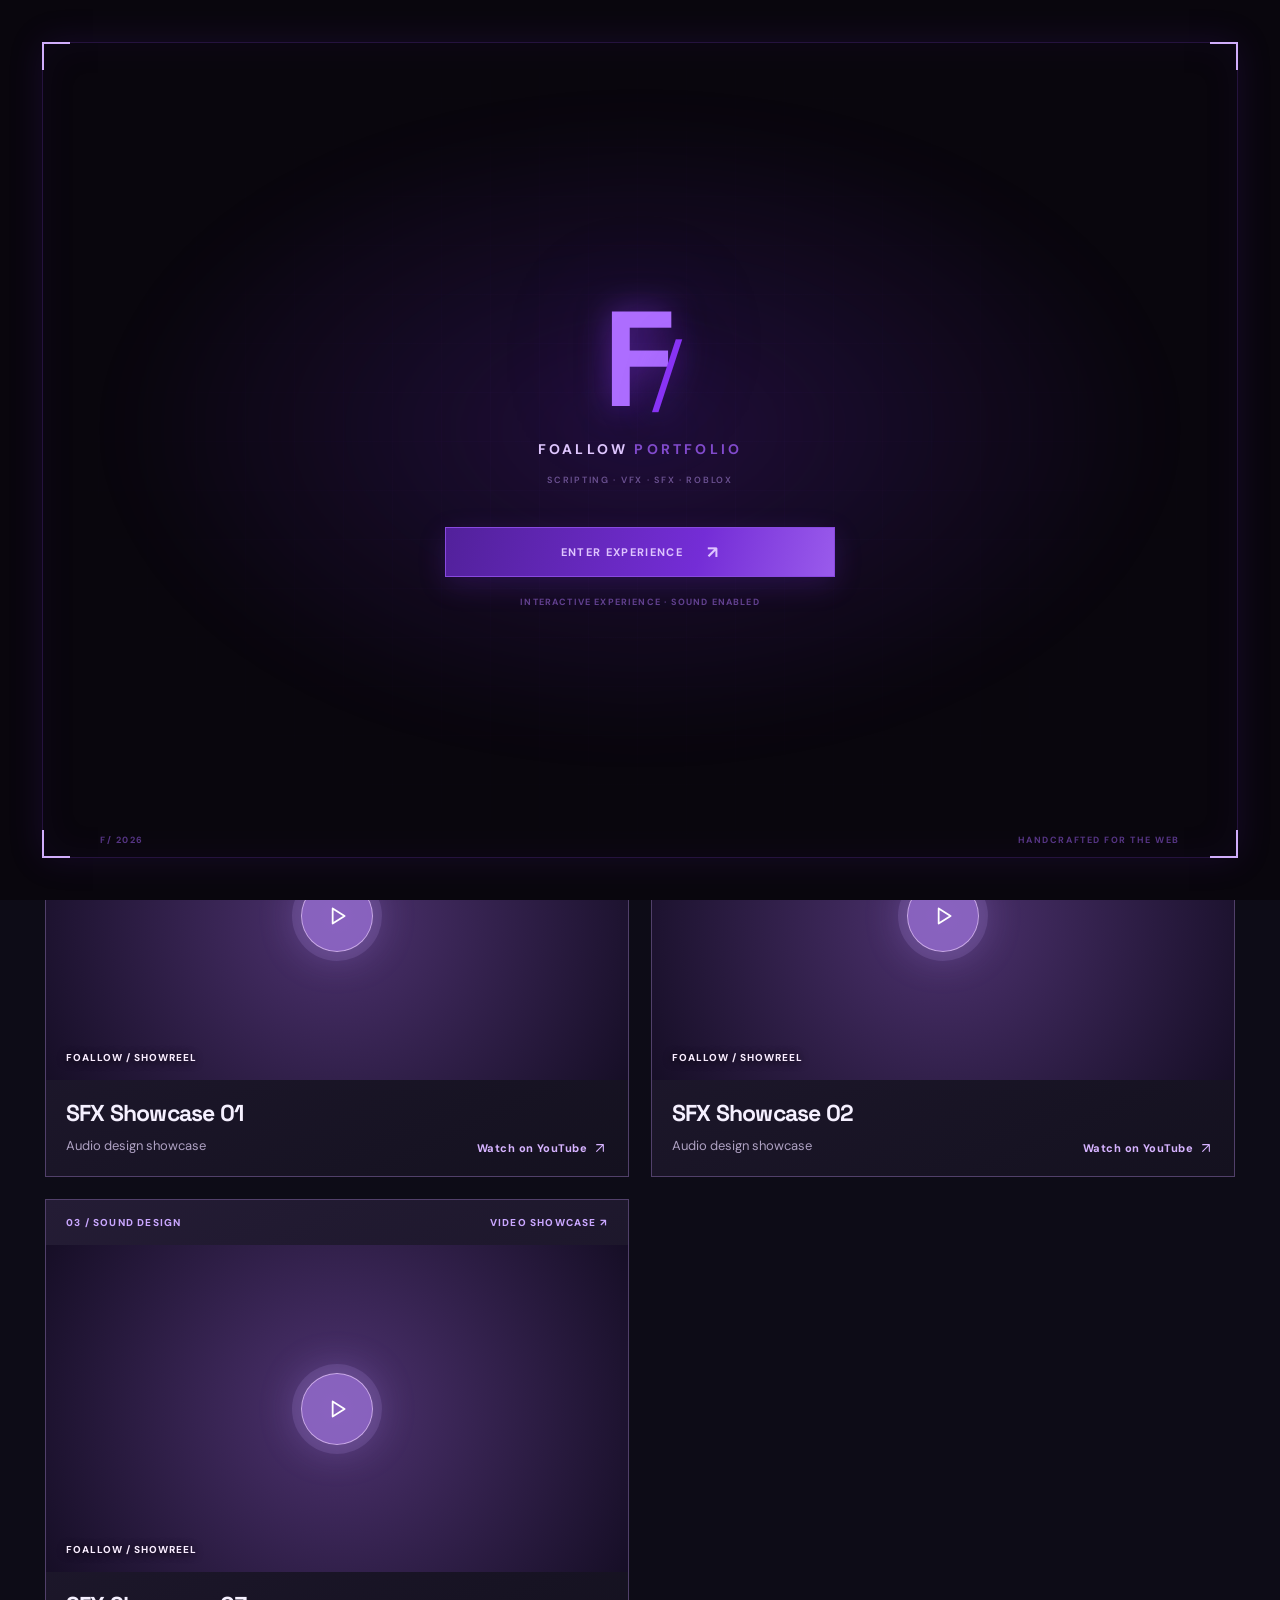
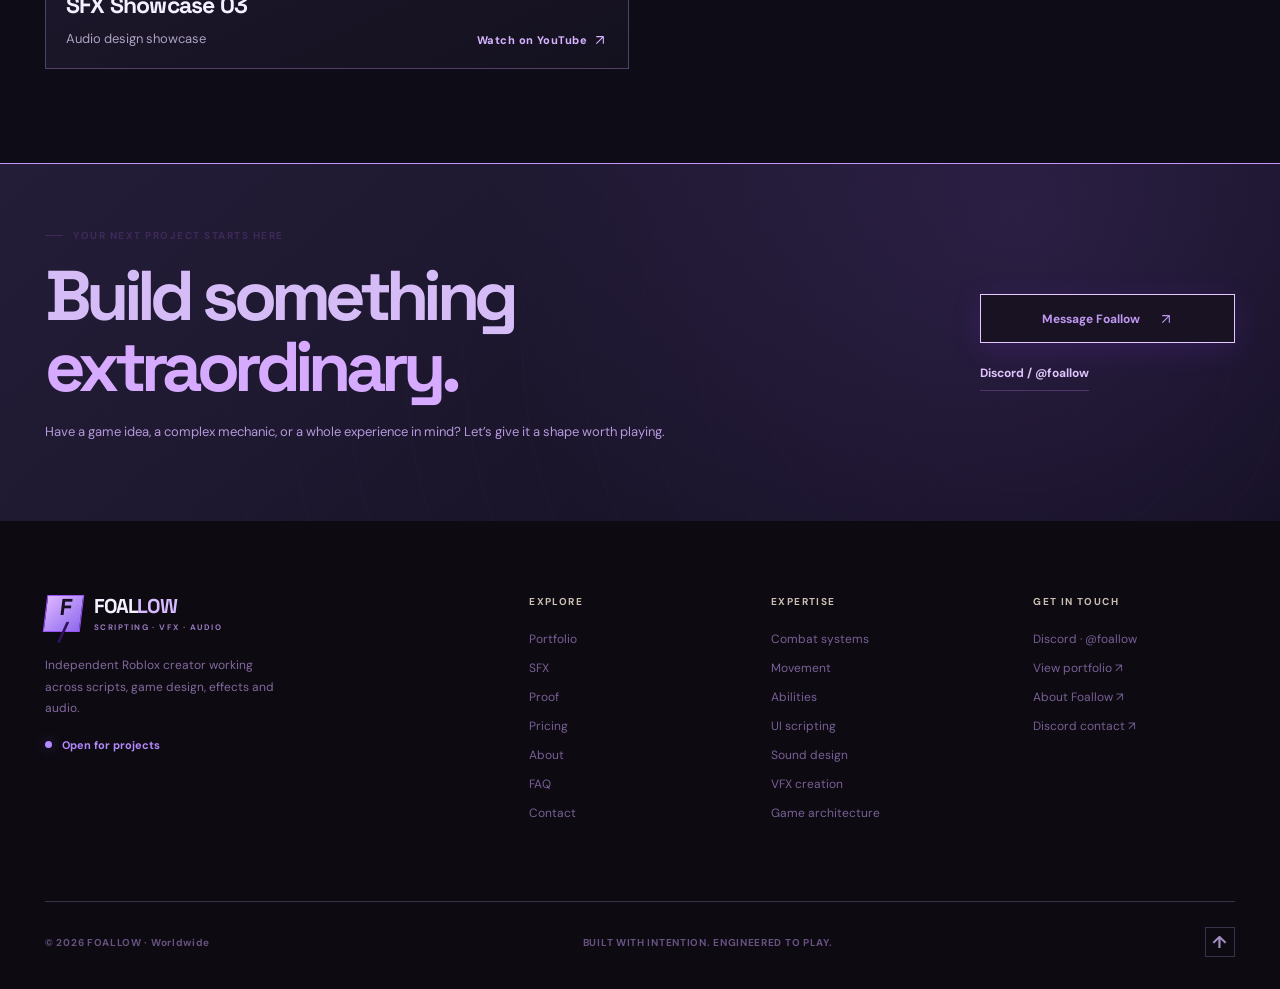
<file: sfx.html>
<!doctype html>
<html lang="en">
<head>
<meta charset="UTF-8">
<meta name="viewport" content="width=device-width, initial-scale=1.0">
<meta name="theme-color" content="#0e0d18">
<meta name="description" content="Foallow | Roblox scripting, combat systems, game design, VFX and original audio.">
<title>Foallow, Sound Effects</title>
<link rel="stylesheet" href="assets/styles.css">
<link rel="stylesheet" href="assets/motion.css">
<link rel="stylesheet" href="assets/sounds.css">
<link rel="stylesheet" href="assets/sections.css">
<link rel="stylesheet" href="assets/foallow-theme.css">
<link rel="stylesheet" href="assets/pricing-v10.css">
<link rel="stylesheet" href="assets/featured-games.css">
</head>
<body>
<div class="ns-preloader" id="nsPreloader" data-stage="enter" role="status" aria-live="polite">
  <div class="ns-loader-aura" aria-hidden="true"></div>
  <div class="ns-loader-frame" aria-hidden="true"><i></i><i></i><i></i><i></i></div>
  <div class="ns-loader-content">
    <div class="ns-loader-monogram" aria-hidden="true">F<span>/</span></div>
    <div class="ns-loader-title">FOALLOW<span> PORTFOLIO</span></div>
    <p class="ns-loader-tagline">SCRIPTING · VFX · SFX · ROBLOX</p>
    <div class="ns-loader-progress" id="nsLoaderProgress"><div class="ns-loader-progress-label"><span>LOADING<span class="ns-loader-dots">...</span></span><b id="nsLoaderPercent">0%</b></div><div class="ns-loader-track"><i id="nsLoaderFill"></i></div></div>
    <button type="button" class="ns-loader-enter" id="nsLoaderEnter">ENTER EXPERIENCE <span aria-hidden="true">↗</span></button>
    <div class="ns-loader-footnote" id="nsLoaderHint">INTERACTIVE EXPERIENCE · SOUND ENABLED</div>
  </div>
  <div class="ns-loader-edition">F/ 2026 <span>HANDCRAFTED FOR THE WEB</span></div>
</div>
<div id="app"></div>
<script src="assets/data.js"></script>
<script src="assets/app.js"></script>
<script src="assets/motion.js"></script>
<script src="assets/sounds.js"></script>
</body>
</html>
</file>
<file: assets/styles.css>
@import url('https://fonts.googleapis.com/css2?family=DM+Sans:wght@400;500;600;700&family=Space+Grotesk:wght@400;500;600;700&display=swap');
:root{--bg:#100d14;--bg2:#15111b;--surface:#191420;--surface2:#201929;--line:#2e253c;--text:#ece6df;--muted:#8e78aa;--low:#697268;--green:#995ce8;--green2:#814ac8;--serif:Georgia,'Times New Roman',serif;--font:'DM Sans',sans-serif;--display:'Space Grotesk',sans-serif}
*{box-sizing:border-box}html{scroll-behavior:smooth;scroll-padding-top:110px}body{margin:0;background:var(--bg);color:var(--text);font-family:var(--font);-webkit-font-smoothing:antialiased}button,input,textarea{font:inherit}button{cursor:pointer}a{text-decoration:none;color:inherit}img{max-width:100%;display:block}::selection{background:var(--green);color:#100d14}:focus-visible{outline:2px solid var(--green);outline-offset:4px}.wrap{max-width:1360px;margin-inline:auto;padding-inline:45px}.top-strip{height:31px;border-bottom:1px solid #322940;display:flex;align-items:center;justify-content:space-between;padding-inline:max(45px,calc((100vw - 1270px)/2));font-size:9px;letter-spacing:.15em;color:#715a8f;font-weight:700}.top-split{padding:0 10px;color:var(--green)}.site-header{position:sticky;top:0;background:rgba(16,18,16,.95);z-index:80;border-bottom:1px solid var(--line);backdrop-filter:blur(22px)}.header-inner{height:80px;display:flex;align-items:center;gap:35px}.brand{display:flex;align-items:center;gap:12px;flex:0 0 auto;font:700 20px/1 var(--display);letter-spacing:-.07em}.brand>span:last-child{display:flex;flex-direction:column;gap:6px}.brand strong,.brand-strong{color:var(--green)}.brand small{font:700 8px/1 var(--font);letter-spacing:.18em;color:#755d94}.brand-mark{width:37px;height:37px;background:var(--green);display:grid;place-items:center;color:#171020;font:700 23px/1 var(--display);letter-spacing:-.17em;transform:skew(-7deg)}.brand-slash{color:#61408b}.desktop-nav{display:flex;gap:22px;align-items:center;margin-left:auto}.desktop-nav a{font-size:12px;font-weight:700;color:#929b91;transition:color .2s;white-space:nowrap}.desktop-nav a:hover,.desktop-nav a.active{color:var(--text)}.desktop-nav a.active{position:relative}.desktop-nav a.active:after{content:'';height:3px;background:var(--green);position:absolute;bottom:-33px;left:0;right:0}.header-actions{display:flex;margin-left:auto}.header-hire{height:39px;border:1px solid #623e90;padding:0 15px;display:flex;align-items:center;gap:10px;font-size:12px;font-weight:700;color:var(--green);white-space:nowrap;transition:background .2s}.header-hire:hover{background:#20172d}.status-dot{width:7px;height:7px;border-radius:50%;display:inline-block;background:var(--green);box-shadow:0 0 14px #9b60e67e;flex:0 0 auto}.header-hire-name{color:var(--green)}.menu-toggle,.mobile-nav{display:none}.hero{min-height:685px;display:grid;grid-template-columns:1.2fr .8fr;gap:7.5%;align-items:center;padding-top:80px;padding-bottom:93px}.hero-overline{font:700 10px var(--font);letter-spacing:.15em;color:var(--green);display:flex;gap:10px;align-items:center;text-transform:uppercase}.hero-overline-tail{color:#7d857a;margin-left:13px}.hero h1{font:700 clamp(53px,5.55vw,83px)/1.065 var(--display);letter-spacing:-.079em;margin:25px 0 23px}.hero h1 em,h1 em,.contact-band h2 em{font-style:normal;color:var(--green)}.hero-muted{color:#777e75}.hero-desc{font-size:20px;line-height:1.55;color:#c8bdb0;max-width:480px;margin:0 0 30px}.hero-ctas{display:flex;align-items:center;gap:12px;flex-wrap:wrap}.button{height:49px;display:inline-flex;align-items:center;justify-content:center;gap:18px;padding:0 23px;font:700 12px var(--font);border:1px solid transparent;transition:background .2s,transform .2s,border-color .2s;white-space:nowrap}.button:hover{transform:translateY(-2px)}.button-primary{background:var(--green);color:#191223}.button-primary:hover{background:#ab76f0}.button-outline{border-color:#483a5d;color:var(--text);background:transparent}.button-outline:hover{border-color:var(--green);background:#1f1928}.hero-footnote{font-size:11px;color:#7a6299;line-height:1.9;margin-top:24px}.hero-side{min-width:0}.identity-card{height:410px;border:1px solid #403452;background:#1f1928;position:relative;overflow:hidden}.identity-top{height:52px;display:flex;justify-content:space-between;align-items:center;padding:0 20px;border-bottom:1px solid #423655;position:relative;z-index:4}.identity-no{font:700 10px var(--display);color:#8f70b7}.identity-chip{display:flex;align-items:center;gap:6px;font:700 9px var(--font);letter-spacing:.08em;color:#b89ed9}.identity-art{height:286px;overflow:hidden;position:relative;display:grid;place-items:center;background:radial-gradient(circle at 60% 55%,#4c376a 0%,#282034 33%,#1f1928 70%)}.identity-circle{position:absolute;width:255px;height:255px;border:1px solid #854dce40;border-radius:50%;box-shadow:0 0 0 40px #8f5bd208,0 0 0 80px #8f5bd207}.identity-grid{position:absolute;inset:0;background-image:linear-gradient(#a079d211 1px,transparent 1px),linear-gradient(90deg,#a079d211 1px,transparent 1px);background-size:27px 27px;mask-image:linear-gradient(transparent,#000)}.identity-vector{position:relative;font:700 132px/1 var(--display);letter-spacing:-.14em;color:#a46fe7;text-shadow:9px 10px 0 #1a1324,0 0 55px #934ded45;transform:rotate(-8deg);z-index:2}.identity-vector span{color:#cfb0f7}.identity-bracket{position:absolute;font:700 260px var(--display);line-height:1;top:10px;color:#8f65c422}.bracket-one{left:15px}.bracket-two{right:28px}.identity-caption{height:71px;border-top:1px solid #413553;padding:13px 20px;display:flex;justify-content:space-between;align-items:center}.identity-label{font:700 9px var(--font);color:#9375b9;letter-spacing:.1em}.identity-caption h3{margin:6px 0 0;font:700 21px/1 var(--display);letter-spacing:-.055em}.status-pill{display:flex;align-items:center;gap:8px;padding:8px 10px;border:1px solid #59407d;color:#a46ee9;font-size:9px;font-weight:800;letter-spacing:.05em}.credentials-row{display:grid;grid-template-columns:repeat(3,1fr);border:1px solid var(--line);border-top:0}.credentials-row>div{padding:15px 12px;min-width:0;border-right:1px solid var(--line)}.credentials-row>div:last-child{border-right:0}.credentials-row span{display:block;font:700 8px var(--font);letter-spacing:.08em;color:#6f588c;margin-bottom:6px}.credentials-row b{display:block;font-size:10px;line-height:1.4;color:#d6cec4}.metrics-section{background:#17121d;border-block:1px solid var(--line)}.metrics-grid{display:grid;grid-template-columns:repeat(4,minmax(0,1fr));padding-top:27px;padding-bottom:31px}.metric{padding:7px 31px 7px 0;border-right:1px solid var(--line);margin-right:30px}.metric:last-child{margin-right:0;border-right:0}.metric-top{display:flex;justify-content:space-between;font:700 9px var(--font);color:#685383;letter-spacing:.12em;margin-bottom:23px}.metric-top span:last-child{color:var(--green);font-size:15px}.metric strong{display:block;font:700 clamp(33px,3vw,47px)/1 var(--display);letter-spacing:-.07em;color:var(--text)}.metric h3{font-size:12px;margin:15px 0 3px}.metric p{font-size:11px;color:#7b639a;margin:0}.section{padding-top:92px;padding-bottom:94px}.section-separated{border-top:1px solid var(--line)}.section-heading{display:flex;align-items:flex-end;justify-content:space-between;gap:25px;margin-bottom:33px}.eyebrow{display:flex;align-items:center;gap:10px;font:700 10px var(--font);letter-spacing:.15em;text-transform:uppercase;color:var(--green)}.eyebrow-line{width:18px;height:1px;background:var(--green)}.eyebrow-num{color:#5b4a75;margin-left:15px}.section h2,.section-heading h2,.split-section h2{font:700 clamp(35px,4vw,53px)/1.12 var(--display);letter-spacing:-.075em;margin:16px 0 0}.section-subline{color:#879086;font-size:13px;margin:11px 0 0}.section-link,.inline-arrow{display:inline-flex;gap:13px;align-items:center;color:var(--green);font-size:12px;font-weight:700;white-space:nowrap;border-bottom:1px solid #4b366a;padding-bottom:9px}.section-link:hover,.inline-arrow:hover{color:#cba9f6}.studio-table{border:1px solid var(--line);border-bottom:0}.studio-table-head,.studio-row{display:grid;grid-template-columns:70px 1fr 180px 35px;align-items:center}.studio-table-head{background:#1a1521;color:#6d578a;font:700 10px var(--font);letter-spacing:.13em;padding:16px 21px;border-bottom:1px solid var(--line)}.studio-row{padding:14px 21px;border-bottom:1px solid var(--line);transition:background .2s}.studio-row:hover{background:#1d1725}.rank{font:600 13px var(--display);color:#785f97}.studio-name{font-weight:700;font-size:15px;display:flex;align-items:center;gap:15px;min-width:0}.studio-icon{display:grid;place-items:center;width:37px;height:37px;background:linear-gradient(145deg,#59427a,#2c2338);font:700 19px var(--display);font-style:normal;color:#cbb0ed;flex-shrink:0}.studio-icon-1{background:linear-gradient(145deg,#60415f,#241c3d)}.studio-icon-2{background:linear-gradient(145deg,#476c83,#1b323b)}.studio-icon-3{background:linear-gradient(145deg,#5f3990,#271d37)}.studio-icon-4{background:linear-gradient(145deg,#5a4972,#231c2d)}.studio-visits{font:700 19px var(--display);letter-spacing:-.05em}.studio-visits small{font:500 10px var(--font);color:#7a6399;letter-spacing:0}.studio-arrow{color:var(--green);justify-self:end;opacity:.55}.studio-row:hover .studio-arrow{opacity:1}.under-table{font-size:11px;color:#70598d;margin:17px 0 0}.route-grid{display:grid;grid-template-columns:repeat(3,minmax(0,1fr));gap:10px}.route-tile{border:1px solid var(--line);padding:26px 27px 29px;background:linear-gradient(130deg,#191520,#15111b);transition:background .2s,border-color .2s,transform .2s}.route-tile:hover{border-color:#664690;transform:translateY(-3px);background:#201929}.route-index{font:700 9px var(--font);color:#6e588b;letter-spacing:.15em}.route-tile h3{font:700 29px var(--display);letter-spacing:-.065em;margin:40px 0 9px;display:flex;justify-content:space-between;align-items:center}.route-tile h3 span{color:var(--green)}.route-tile p{font-size:12px;color:#8771a4;margin:0;line-height:1.6}.projects-grid{display:grid;grid-template-columns:repeat(3,minmax(0,1fr));gap:18px}.project-card{text-align:left;display:block;min-width:0;padding:0;background:#17121d;border:1px solid var(--line);color:inherit;transition:transform .2s,border-color .2s}.project-card:hover{transform:translateY(-4px);border-color:#664690}.project-cover{height:224px;position:relative;overflow:hidden;background:#231b2e}.project-cover:after{content:'';position:absolute;inset:0;background:linear-gradient(transparent 25%,#0b0f10c2);pointer-events:none}.project-cover>img{width:100%;height:100%;object-fit:cover;filter:saturate(.86) contrast(1.04)}.cover-scene{inset:0;position:absolute;overflow:hidden;background:radial-gradient(circle at 60% 50%,#43325c,#1c1328 70%)}.tone-fire .cover-scene,.tone-red .cover-scene{background:radial-gradient(circle at 55% 40%,#46257f,#1c1825 73%)}.tone-blue .cover-scene{background:radial-gradient(circle at 55% 40%,#28587f,#111e30 76%)}.tone-violet .cover-scene,.tone-purple .cover-scene{background:radial-gradient(circle at 60% 40%,#6d3d7e,#21182c 76%)}.tone-pink .cover-scene{background:radial-gradient(circle at 55% 40%,#7b4266,#2f1d2b 75%)}.tone-sky .cover-scene{background:radial-gradient(circle at 45% 35%,#407b8b,#17242b 75%)}.scene-orb{position:absolute;top:-40px;right:25px;width:220px;height:220px;border-radius:50%;border:25px solid #ffffff12;box-shadow:0 0 60px #bf9ced13}.scene-grid{position:absolute;inset:0;background-image:linear-gradient(#ffffff15 1px,transparent 1px),linear-gradient(90deg,#ffffff15 1px,transparent 1px);background-size:34px 34px;transform:perspective(300px) rotateX(45deg) scale(1.5) translateY(65px);mask-image:linear-gradient(transparent,#000)}.scene-box{position:absolute;display:block;width:115px;height:115px;transform:rotate(-28deg) skew(10deg,10deg);box-shadow:18px 25px 45px #0005;border:1px solid #ffffff60}.box-1{top:32px;left:31%;background:linear-gradient(115deg,#ffffff65,#ffffff0b)}.box-2{width:68px;height:68px;left:14%;top:104px;background:linear-gradient(115deg,#ffffff55,#ffffff08)}.box-3{width:75px;height:75px;right:13%;top:116px;background:linear-gradient(115deg,#ffffff35,#ffffff09)}.cover-type,.cover-code,.cover-title,.cover-arrow{position:absolute;z-index:2}.cover-type{left:18px;top:16px;background:#120f17c9;border:1px solid #ffffff28;padding:7px 9px;font-size:9px;color:#e0d8cf;letter-spacing:.08em;font-weight:700}.cover-code{top:23px;right:15px;color:#efe6dcbd;font:600 10px var(--display)}.cover-title{bottom:19px;left:19px;right:52px;font:700 28px/1.1 var(--display);letter-spacing:-.065em;color:white;text-shadow:0 2px 20px #0009}.cover-arrow{right:17px;bottom:22px;color:var(--green)}.project-bottom{padding:21px 22px 20px;min-height:205px;display:flex;flex-direction:column;justify-content:space-between}.card-kicker{font:700 9px var(--font);letter-spacing:.12em;text-transform:uppercase;color:var(--green)}.project-bottom h3{font:700 20px var(--display);letter-spacing:-.05em;margin:9px 0}.project-bottom p{font-size:12px;line-height:1.65;color:#8d77aa;margin:0}.project-bottom-meta{display:flex;justify-content:space-between;gap:16px;border-top:1px solid var(--line);margin-top:18px;padding-top:13px;font-size:11px;color:#816a9f}.project-bottom-meta span:first-child{font-weight:700;color:#b6a1d2}.feature-showcase{display:grid;grid-template-columns:1fr 1fr;gap:0;border:1px solid var(--line);margin-top:22px;min-height:300px}.feature-cover{background:radial-gradient(circle at 60% 50%,#325c63,#17232a 65%);padding:35px;display:flex;justify-content:end;align-items:start;flex-direction:column;position:relative;overflow:hidden}.feature-cover:before{content:'';position:absolute;inset:-70% -20%;border:75px solid #8cddfa15;border-radius:50%}.feature-cover-number{font:700 clamp(53px,7vw,88px)/1 var(--display);letter-spacing:-.09em;position:relative;z-index:2;color:white}.feature-cover p{font:700 9px var(--font);letter-spacing:.16em;color:#b192da;margin:9px 0 40px;position:relative}.feature-cover strong{font:700 12px var(--display);color:#fff}.feature-info{padding:43px 45px;background:#1c1723}.tag{font:700 9px var(--font);letter-spacing:.12em;color:var(--green)}.feature-info h3{font:700 37px/1.1 var(--display);letter-spacing:-.07em;margin:18px 0}.feature-info p{color:#917bad;font-size:13px;line-height:1.75;max-width:350px;margin-bottom:27px}.education-grid{display:grid;grid-template-columns:repeat(3,1fr);gap:12px}.education-card{min-height:238px;border:1px solid var(--line);padding:25px;display:flex;flex-direction:column}.education-card>span{font:700 10px var(--font);letter-spacing:.13em;color:var(--green)}.education-card h3{font:700 25px/1.18 var(--display);letter-spacing:-.055em;margin:29px 0 10px}.education-card p{color:#8c76a9;font-size:12px;line-height:1.7;margin:0}.education-card b{font-size:9px;letter-spacing:.12em;color:#624e7c;margin-top:auto;padding-top:20px}.reviews-grid{display:grid;grid-template-columns:repeat(3,minmax(0,1fr));gap:12px}.review-card{padding:27px 25px;min-height:280px;display:flex;flex-direction:column;background:#1a1522;border:1px solid var(--line)}.review-stars{font-size:13px;letter-spacing:.1em;color:var(--green);display:flex;justify-content:space-between;gap:9px}.review-stars span{color:#7c659b;letter-spacing:0;font-size:10px}.review-card blockquote{font:500 14px/1.7 var(--font);margin:23px 0 26px;color:#d8d0c7;flex:1}.review-person{display:flex;align-items:center;gap:11px;border-top:1px solid var(--line);padding-top:16px}.review-avatar{display:grid;place-items:center;width:31px;height:31px;background:#35284a;color:#ad77f4;font:700 14px var(--display)}.review-person strong{font-size:11px;display:block}.review-person small{font-size:10px;color:#796198;display:block;margin-top:4px}.personal-grid{display:grid;grid-template-columns:repeat(4,1fr);gap:12px}.personal-tile{border:1px solid var(--line);padding:24px;background:#191420;min-height:171px;display:flex;flex-direction:column}.personal-tile span{color:#785f97;font:700 10px var(--display)}.personal-tile strong{font:700 38px var(--display);letter-spacing:-.07em;margin-top:26px}.personal-tile small{color:#786098;font-size:11px;margin-top:7px}.contact-band{background:#995ce8;color:#160e22;border-top:1px solid #c194fa}.contact-band-inner{min-height:338px;display:flex;align-items:center;justify-content:space-between;gap:50px;padding-block:65px}.contact-band .eyebrow{color:#3e2a5a}.contact-band .eyebrow-line{background:#3e2a5a}.contact-band h2{font:700 clamp(52px,5.5vw,75px)/1 var(--display);letter-spacing:-.08em;margin:19px 0}.contact-band h2 em{color:#593d82}.contact-band p{font-size:13px;color:#3b2a52;line-height:1.7}.contact-side{display:flex;flex-direction:column;align-items:flex-start;gap:22px}.contact-side .button-primary{background:#191222;color:#c098f2;min-width:255px}.contact-side .button-primary:hover{background:#312444}.contact-email{display:flex;gap:10px;align-items:center;font-size:12px;font-weight:700;border-bottom:1px solid #4c356d;padding-bottom:9px}.footer{background:#110e16}.footer-top{display:grid;grid-template-columns:2.2fr 1fr 1.1fr 1fr;gap:40px;padding:74px 0 80px}.footer-logo{width:max-content}.footer-brand p{color:#81699f;font-size:12px;line-height:1.8;max-width:240px;margin:23px 0 18px}.footer-status{display:flex;align-items:center;gap:10px;color:var(--green);font-size:11px;font-weight:700}.footer-links{display:flex;flex-direction:column;gap:13px}.footer-links h4{font:700 10px var(--font);letter-spacing:.14em;text-transform:uppercase;color:#cbc0b4;margin:0 0 10px}.footer-links a{color:#786097;font-size:12px;transition:color .2s}.footer-links a:hover{color:var(--green)}.footer-bottom{border-top:1px solid var(--line);display:flex;align-items:center;gap:20px;justify-content:space-between;padding:25px 0 32px;font:700 10px var(--font);letter-spacing:.07em;color:#675282}.to-top{width:30px;height:30px;display:grid;place-items:center;border:1px solid var(--line);color:#a38cc0;font-size:17px}.page-intro{min-height:355px;position:relative;display:flex;align-items:center;border-bottom:1px solid var(--line);overflow:hidden}.page-intro-inner{position:relative;z-index:2;padding:65px 0;max-width:750px}.page-intro h1{font:700 clamp(51px,6.3vw,85px)/1 var(--display);letter-spacing:-.082em;margin:23px 0 19px}.page-intro p{font-size:16px;line-height:1.65;color:#927cae;max-width:650px}.page-intro-art{position:absolute;right:0;top:0;bottom:0;width:30%;opacity:.3;background:radial-gradient(ellipse at 100% 50%,#8a53d13e,transparent 55%);overflow:hidden}.page-intro-art span{position:absolute;display:block;width:180px;height:180px;border:1px solid #8d60c660;transform:rotate(35deg);right:55px;top:70px}.page-intro-art span:nth-child(2){right:110px;top:126px}.page-intro-art span:nth-child(3){right:0;top:12px}.portfolio-section{padding-bottom:90px}.highlight-grid .project-card:first-child{border-color:#563e7a}.filter-row{display:flex;gap:8px;flex-wrap:wrap;margin-bottom:24px}.filter-btn{background:transparent;color:#7f689e;border:1px solid var(--line);font-size:12px;font-weight:700;padding:12px 16px;transition:all .2s}.filter-btn:hover{border-color:#624d7d;color:#fff}.filter-btn.selected{background:var(--green);color:#1a1422;border-color:var(--green)}.load-more-wrap{display:flex;align-items:center;justify-content:space-between;margin-top:30px}.load-more-wrap>span{color:#7c659b;font-size:12px}.load-more-wrap .button[hidden]{display:none}.steps-grid{display:grid;grid-template-columns:repeat(4,1fr);gap:12px}.step{padding:24px;border:1px solid var(--line);background:#191420;min-height:196px}.step span{font-size:11px;color:var(--green);font-weight:700;letter-spacing:.11em}.step h3{font:700 24px var(--display);letter-spacing:-.06em;margin:40px 0 9px}.step p{font-size:12px;line-height:1.65;color:#826ba0;margin:0}.pricing-grid{display:grid;grid-template-columns:repeat(3,1fr);gap:13px}.pricing-card{background:#191520;padding:29px 27px 20px;border:1px solid var(--line);min-height:343px;display:flex;flex-direction:column;transition:border-color .2s}.pricing-card:hover{border-color:#67498e}.pricing-label{color:var(--green);font-size:9px;font-weight:700;letter-spacing:.13em}.pricing-card h3{font:700 27px var(--display);letter-spacing:-.06em;margin:21px 0 12px}.pricing-card>p{font-size:12px;line-height:1.7;color:#8a74a7;margin:0 0 21px}.pricing-card ul{padding:0;margin:0 0 25px;list-style:none;display:flex;flex-direction:column;gap:9px}.pricing-card li{display:flex;gap:9px;align-items:center;font-size:11px;color:#c6baad}.pricing-card li svg{color:var(--green)}.pricing-card-foot{margin-top:auto;border-top:1px solid var(--line);padding-top:17px;display:flex;align-items:center;justify-content:space-between}.pricing-card-foot strong{font:700 19px var(--display)}.pricing-card-foot a{color:var(--green)}.dual-cards{display:grid;grid-template-columns:repeat(2,1fr);gap:13px}.info-card{border:1px solid var(--line);background:#1a1522;padding:30px;min-height:204px}.info-card span{font:700 10px var(--font);color:var(--green);letter-spacing:.12em}.info-card h3{font:700 28px var(--display);letter-spacing:-.05em;margin:22px 0 11px}.info-card p{color:#9580b0;font-size:13px;line-height:1.8}.proof-grid{display:grid;grid-template-columns:repeat(2,1fr);gap:14px}.proof-card{border:1px solid var(--line);background:#191520;padding:29px;min-height:360px}.proof-icon{width:44px;height:44px;border:1px solid #59427a;display:grid;place-items:center;color:var(--green);margin-bottom:27px}.proof-card>span{color:var(--green);font-size:10px;letter-spacing:.11em;font-weight:700}.proof-card h3{font:700 29px var(--display);letter-spacing:-.06em;margin:15px 0}.proof-card>p{font-size:13px;color:#907aac;line-height:1.8;min-height:65px}.proof-chips,.mini-tags{display:flex;gap:7px;flex-wrap:wrap}.proof-chips span,.mini-tags span{border:1px solid #443657;color:#c6baad;padding:8px 10px;font-size:10px}.proof-card>a{display:flex;align-items:center;gap:10px;margin-top:28px;color:var(--green);font-size:12px;font-weight:700}.stats-showcase{display:grid;grid-template-columns:repeat(3,1fr);gap:12px}.stats-showcase>div{border:1px solid var(--line);padding:28px;display:flex;flex-direction:column;gap:13px}.stats-showcase span,.stats-showcase small{font-size:11px;color:#8771a4}.stats-showcase strong{font:700 39px var(--display);letter-spacing:-.075em}.split-section{display:grid;grid-template-columns:1fr 1fr;gap:80px;align-items:start}.split-section h2{font-size:clamp(42px,5vw,65px)}.split-copy p{font-size:15px;line-height:1.85;color:#917bad;margin:0 0 22px}.split-copy .button{margin-top:8px}.timeline{border-top:1px solid var(--line)}.timeline-item{display:grid;grid-template-columns:120px 1fr 30px;gap:15px;border-bottom:1px solid var(--line);padding:26px 10px;align-items:center}.timeline-item>span{font:700 13px var(--display);color:var(--green)}.timeline-item h3{font:700 22px var(--display);letter-spacing:-.05em;margin:0 0 8px}.timeline-item p{color:#816a9f;font-size:12px;margin:0}.timeline-item svg{color:var(--green)}.client-grid{display:grid;grid-template-columns:repeat(4,1fr);gap:12px}.client-card{border:1px solid var(--line);background:#191520;padding:21px;min-height:240px;display:flex;flex-direction:column}.client-card-top{display:flex;justify-content:space-between;align-items:start}.client-card-top>span:last-child{font-size:10px;color:#6a5486}.client-monogram{width:55px;height:55px;display:grid;place-items:center;background:#312740;color:#a579dd;font:700 29px var(--display)}.client-card h3{font:700 21px/1.2 var(--display);letter-spacing:-.05em;margin:26px 0 20px}.client-card>div:last-child{margin-top:auto;display:flex;gap:7px;align-items:baseline}.client-card strong{font:700 20px var(--display)}.client-card small{font-size:10px;color:#775e96}.review-summary{display:flex;gap:30px;align-items:center;border:1px solid var(--line);background:#1c1723;padding:30px;margin-bottom:25px}.review-summary strong{font:700 55px var(--display);letter-spacing:-.07em}.review-summary strong span{font:500 17px var(--display);color:#8f7aab}.review-summary div span{color:var(--green);letter-spacing:.09em}.review-summary p{font:700 10px var(--font);letter-spacing:.1em;color:#7a6299}.review-page-grid{grid-template-columns:repeat(3,1fr)}.review-page-grid .review-card{min-height:294px}.faq-layout{display:grid;grid-template-columns:245px 1fr;gap:72px}.faq-aside{position:sticky;top:120px;height:max-content;display:flex;flex-direction:column;gap:17px;border-left:1px solid var(--line);padding-left:20px}.faq-aside>span{color:var(--green);font:700 10px var(--font);letter-spacing:.13em;margin-bottom:8px}.faq-aside>a{font-size:12px;color:#8e78aa;transition:color .2s}.faq-aside>a:hover{color:var(--green)}.faq-group{padding-bottom:46px;margin-bottom:47px;border-bottom:1px solid var(--line)}.faq-group:last-child{border-bottom:0;margin-bottom:0;padding-bottom:0}.faq-group .section-heading{margin-bottom:25px}.faq-group .section-heading h2{font-size:30px}.accordion{border-top:1px solid var(--line)}.faq-item{border-bottom:1px solid var(--line)}.faq-item summary{list-style:none;display:flex;justify-content:space-between;gap:20px;align-items:center;padding:21px 4px;font-weight:700;font-size:14px;cursor:pointer}.faq-item summary::-webkit-details-marker{display:none}.faq-item summary>span{color:var(--green);transition:transform .2s}.faq-item[open] summary>span{transform:rotate(45deg)}.faq-item>p{color:#8b75a8;font-size:13px;line-height:1.8;max-width:700px;margin:0;padding:0 26px 22px 4px}.terms-layout{display:grid;grid-template-columns:265px 1fr;gap:80px}.terms-layout aside{position:sticky;top:125px;height:max-content}.terms-layout aside span{font-size:11px;color:var(--green);font-weight:700;letter-spacing:.1em}.terms-layout aside p{font-size:13px;color:#7f679d;line-height:1.75}.term-entry{padding:14px 0 32px;border-bottom:1px solid var(--line);margin-bottom:26px}.term-entry>span{font-size:10px;color:var(--green);font-weight:700;letter-spacing:.1em}.term-entry h2{font:700 32px var(--display);letter-spacing:-.07em;margin:13px 0}.term-entry p{font-size:14px;line-height:1.85;color:#937eaf;max-width:700px}.project-modal{max-width:780px;width:min(92vw,780px);max-height:90vh;overflow:auto;background:var(--surface);border:1px solid #5b4679;color:var(--text);padding:0;box-shadow:0 30px 100px #000d}.project-modal::backdrop{background:#000b;backdrop-filter:blur(7px)}body.modal-open{overflow:hidden}.dialog-close{position:sticky;float:right;top:12px;margin:12px 12px -50px 0;width:36px;height:36px;display:grid;place-items:center;background:#191420;color:#c19eed;border:1px solid #5a4579;z-index:10}.modal-cover{height:300px}.modal-cover .cover-title{font-size:46px;bottom:26px;left:29px}.modal-body{padding:35px 38px 40px}.modal-body h2{font:700 43px var(--display);letter-spacing:-.07em;margin:13px 0 17px}.modal-body>p{font-size:15px;color:#9b86b5;line-height:1.7}.modal-stats{display:flex;gap:35px;margin:30px 0;padding:20px 0;border-block:1px solid var(--line)}.modal-stats>div{display:flex;flex-direction:column;gap:9px}.modal-stats small{font:700 9px var(--font);letter-spacing:.1em;color:#705a8e}.modal-stats strong{font:700 16px var(--display)}
@media(max-width:1200px){.wrap{padding-inline:30px}.desktop-nav{gap:13px}.desktop-nav a{font-size:11px}.header-inner{gap:15px}.hero{gap:4%}.hero h1{font-size:clamp(52px,5.5vw,75px)}.header-hire{padding:0 10px}}
@media(max-width:1020px){.desktop-nav{display:none}.header-actions{margin-left:auto}.menu-toggle{display:grid;place-items:center;background:transparent;border:1px solid var(--line);color:var(--text);width:42px;height:41px;margin-left:10px}.mobile-nav{display:none;border-top:1px solid var(--line);padding:12px 30px 25px;background:#14101a;grid-template-columns:repeat(3,1fr);gap:0 20px}.nav-open .mobile-nav{display:grid}.mobile-nav a{display:flex;align-items:center;justify-content:space-between;border-bottom:1px solid var(--line);padding:18px 2px;font-size:13px;font-weight:700}.hero{grid-template-columns:1.1fr .9fr}.hero h1{font-size:clamp(47px,5.65vw,67px)}.identity-card{height:360px}.identity-art{height:236px}.credentials-row{grid-template-columns:1fr}.credentials-row>div{border-right:0;border-bottom:1px solid var(--line)}.credentials-row>div:last-child{border-bottom:0}.credentials-row span,.credentials-row b{display:inline}.credentials-row b{padding-left:10px}.metric{margin-right:12px;padding-right:12px}.metric strong{font-size:32px}.client-grid{grid-template-columns:repeat(3,1fr)}.route-grid{grid-template-columns:repeat(2,1fr)}.project-bottom{min-height:230px}}
@media(max-width:770px){.top-strip{display:none}.wrap{padding-inline:22px}.header-inner{height:67px}.hero{display:flex;flex-direction:column;align-items:stretch;gap:45px;padding-top:68px;padding-bottom:65px;min-height:auto}.hero h1{font-size:clamp(48px,9vw,70px)}.hero-overline-tail{display:none}.hero-side{max-width:480px;width:100%}.identity-card{height:390px}.identity-art{height:266px}.credentials-row{grid-template-columns:repeat(3,1fr)}.credentials-row>div{border-right:1px solid var(--line);border-bottom:0}.credentials-row span,.credentials-row b{display:block;padding:0}.credentials-row span{font-size:7px}.credentials-row b{font-size:9px}.metrics-grid{grid-template-columns:repeat(2,1fr);gap:22px 0}.metric:nth-child(2){border-right:0;margin-right:0}.metric strong{font-size:39px}.section{padding-top:66px;padding-bottom:70px}.section-heading h2{font-size:41px}.studio-table-head,.studio-row{grid-template-columns:46px 1fr 95px 24px}.studio-visits{font-size:16px}.studio-visits small{display:none}.studio-name{font-size:13px;gap:9px}.studio-icon{width:28px;height:28px;font-size:14px}.projects-grid{grid-template-columns:repeat(2,1fr)}.feature-showcase{grid-template-columns:1fr}.feature-cover{min-height:260px}.reviews-grid{grid-template-columns:repeat(2,1fr)}.review-page-grid{grid-template-columns:repeat(2,1fr)}.education-grid{grid-template-columns:1fr 1fr}.personal-grid{grid-template-columns:repeat(2,1fr)}.footer-top{grid-template-columns:repeat(3,1fr);gap:35px}.footer-brand{grid-column:1/-1}.contact-band-inner{align-items:flex-start;flex-direction:column;gap:8px}.contact-band h2{font-size:60px}.page-intro{min-height:315px}.page-intro h1{font-size:60px}.page-intro-art{display:none}.steps-grid{grid-template-columns:repeat(2,1fr)}.pricing-grid{grid-template-columns:repeat(2,1fr)}.client-grid{grid-template-columns:repeat(2,1fr)}.faq-layout{grid-template-columns:1fr}.faq-aside{display:none}.terms-layout{grid-template-columns:1fr;gap:10px}.terms-layout aside{position:static}.split-section{grid-template-columns:1fr;gap:26px}.stats-showcase{gap:10px}.stats-showcase strong{font-size:28px}}
@media(max-width:520px){.wrap{padding-inline:18px}.brand{font-size:18px}.brand-mark{width:33px;height:33px;font-size:20px}.header-hire{height:37px;padding:0 8px;font-size:11px}.menu-toggle{height:37px;width:37px;margin-left:8px}.mobile-nav{grid-template-columns:1fr 1fr;padding-inline:18px}.hero{padding-top:50px}.hero h1{font-size:clamp(42px,11.5vw,58px);margin-top:24px}.hero-desc{font-size:17px}.hero-ctas{align-items:stretch}.hero-ctas .button{flex-grow:1;padding-inline:11px;font-size:11px}.identity-card{height:350px}.identity-art{height:226px}.identity-vector{font-size:105px}.identity-circle{height:210px;width:210px}.credentials-row>div{padding:11px 8px}.credentials-row b{font-size:9px}.metrics-grid{gap:0}.metric{border-bottom:1px solid var(--line);margin:0!important;padding:22px 10px!important}.metric:nth-child(odd){border-right:1px solid var(--line)}.metric:nth-child(even){padding-left:15px!important}.metric:nth-child(n+3){border-bottom:0}.metric-top{margin-bottom:13px}.metric strong{font-size:clamp(28px,8vw,38px)}.metric h3{font-size:11px}.metric p{font-size:10px;line-height:1.5}.section-heading{flex-direction:column;align-items:flex-start;gap:18px}.section-heading h2{font-size:37px}.studio-table-head,.studio-row{padding-inline:11px;grid-template-columns:32px 1fr 65px 15px}.studio-table-head{font-size:8px}.studio-name{font-size:12px}.studio-icon{display:none}.studio-visits{font-size:13px}.route-grid{grid-template-columns:1fr 1fr;gap:8px}.route-tile{padding:17px}.route-tile h3{font-size:24px;margin-top:34px}.route-tile h3 svg{width:16px}.route-tile p{font-size:11px}.projects-grid,.reviews-grid,.education-grid,.pricing-grid,.proof-grid,.dual-cards{grid-template-columns:1fr}.project-cover{height:260px}.project-bottom{min-height:0}.feature-info{padding:30px}.feature-info h3{font-size:31px}.personal-grid{gap:8px}.personal-tile{padding:16px;min-height:138px}.personal-tile strong{font-size:29px}.footer-top{grid-template-columns:1fr 1fr;padding-block:50px}.footer-brand{grid-column:1/-1}.footer-bottom{flex-wrap:wrap;line-height:1.6}.footer-bottom span:nth-child(2){display:none}.contact-band h2{font-size:54px}.page-intro h1{font-size:clamp(49px,11vw,65px)}.page-intro p{font-size:14px}.steps-grid{gap:8px}.step{padding:16px;min-height:185px}.step h3{font-size:20px}.pricing-grid{gap:10px}.client-grid{gap:8px}.client-card{padding:16px;min-height:220px}.client-card h3{font-size:19px}.client-card strong{font-size:19px}.client-card>div:last-child{display:block}.review-page-grid{grid-template-columns:1fr}.review-summary{padding:20px;gap:15px}.review-summary strong{font-size:46px}.stats-showcase{grid-template-columns:1fr}.timeline-item{grid-template-columns:70px 1fr 20px}.timeline-item h3{font-size:18px}.load-more-wrap{align-items:flex-start;flex-direction:column;gap:16px}.modal-cover{height:190px}.modal-cover .cover-title{font-size:28px}.modal-body{padding:22px}.modal-body h2{font-size:30px}.modal-stats{gap:20px;flex-wrap:wrap}}
@media(prefers-reduced-motion:reduce){*,*:before,*:after{scroll-behavior:auto!important;transition:none!important;animation:none!important}}

:root{--bg:#0c0a10;--bg2:#100c17;--surface:#150e20;--surface2:#1a1227;--line:#281a3e;--text:#f9f0e6;--muted:#9784b1;--low:#6d5b87;--green:#903ff8;--green2:#a062e9;--font:'DM Sans',sans-serif;--display:'Space Grotesk',sans-serif}
body{background:radial-gradient(circle at 85% 15%,#3b187016,transparent 36%),radial-gradient(circle at 10% 30%,#5e24ad10,transparent 30%),var(--bg)}
.site-header{background:#0d0a12eb;border-bottom-color:#33195999}
.site-header .brand{letter-spacing:-.085em}
.brand-mark{border:1px solid #9a50f8;background:linear-gradient(140deg,#8332ef,#ac6aff);color:#130824;box-shadow:inset 0 0 12px #c08aff55,0 0 18px #8833f525}
.brand-slash{color:#31135c}
.brand small{color:#977abf}
.top-strip{border-bottom-color:#24153c;color:#7f699f}
.hero{min-height:695px}
.hero h1 em{background:linear-gradient(100deg,#b375ff,#8733f5 66%,#a65fff);background-clip:text;-webkit-background-clip:text;color:transparent}
.hero-muted{color:#645776}
.hero-desc{color:#ab98c6}
.hero::selection{background:#7c34dc;color:#110a1b}
.button-primary{background:linear-gradient(110deg,#8432f0,#ab68ff);color:#140825;border-color:#ac69ff;box-shadow:0 6px 30px #8d36ff28}
.button-primary:hover{background:linear-gradient(110deg,#9848ff,#ba83ff);box-shadow:0 0 25px #883eee55,0 12px 35px #6127b93d}
.button-outline{border-color:#402963}
.button-outline:hover{background:#221437;border-color:#8440df}
.identity-card{background:#160c24;border-color:#612ca9;box-shadow:0 0 0 1px #9349f220,0 0 32px #8032ec28,0 0 100px #5623a71a}
.identity-top,.identity-caption{background:linear-gradient(95deg,#1f1430,#150e21);border-color:#3f1f70}
.identity-art{background:radial-gradient(circle at 52% 52%,#4b1d8c 0%,#200e3a 39%,#0f0917 78%)}
.identity-vector{font-size:clamp(95px,11vw,125px);letter-spacing:-.16em;color:#8f36ff;text-shadow:5px 8px 0 #30135b,0 0 27px #8c36ff8c,0 0 75px #8b36ff4c}
.identity-vector span{position:relative;top:-.43em;font-size:.38em;letter-spacing:0;color:#b980ff;text-shadow:0 0 18px #b376ff}
.identity-bracket{color:#8436e91d}
.identity-chip,.identity-label,.identity-no{color:#a365f0}
.status-pill{border-color:#552a91;color:#9e52ff}
.credentials-row{background:#100c17}
.credentials-row b{color:#c7adeb}
.metrics-section{background:linear-gradient(180deg,#160e22,#110c18);border-color:#321d50}
.metric-top{color:#705398}
.section-heading h2,.page-intro h1{color:#f8eee4}
.studio-row:hover,.route-tile:hover{background:#1f1430}
.route-tile,.pricing-card,.proof-card,.client-card,.education-card,.review-card,.step{background:linear-gradient(145deg,#160e21,#0f0b16)}
.route-tile:hover,.pricing-card:hover,.client-card:hover{border-color:#7334c9}
.studio-icon{background:linear-gradient(140deg,#532099,#29144a);color:#b67aff}
.studio-icon-1{background:linear-gradient(145deg,#6429b4,#2a1948)}
.studio-icon-2{background:linear-gradient(145deg,#6a32b0,#211731)}
.studio-icon-3{background:linear-gradient(145deg,#7533d0,#261443)}
.studio-icon-4{background:linear-gradient(145deg,#622fa5,#180d27)}
.feature-cover{background:radial-gradient(circle at 50% 50%,#3e1c70,#180d2a 60%,#100a1a 90%)}
.feature-cover-number{font-size:clamp(80px,12vw,160px);color:#ab69ff;letter-spacing:-.12em;text-shadow:0 0 45px #8d41f488}
.client-card .client-monogram{background:linear-gradient(135deg,#3e1874,#1b102d);color:#b980ff}
.testimonial-empty{position:relative;min-height:230px;border:1px solid #3d2067;background:radial-gradient(circle at 80% 20%,#5823a51e,transparent 54%),#120c1a;padding:38px 42px;overflow:hidden;display:flex;flex-direction:column;align-items:flex-start;justify-content:center}
.testimonial-empty>span{font-size:36px;color:#8839ef;text-shadow:0 0 27px #8f48f4b9}
.testimonial-empty h3{font:700 clamp(24px,3vw,38px) var(--display);margin:14px 0 8px;letter-spacing:-.055em}
.testimonial-empty p{font-size:14px;color:#977fb9;max-width:700px;line-height:1.7;margin:0 0 17px}
.testimonial-empty-large{min-height:335px}
.contact-band{background:radial-gradient(circle at 70% 10%,#3a176d33,transparent 45%),linear-gradient(145deg,#1d102f,#120c1b)}
.contact-email{color:#977abf;font-size:12px;text-decoration:none}
.solar-diamond{color:#9149f1;margin:0 9px;filter:drop-shadow(0 0 10px #8432ed)}
.footer{background:#0d0a11}
.page-intro-art{background:radial-gradient(circle at 85% 50%,#752ed92c,transparent 55%)}
@media(min-width:1100px){.hero{gap:6%}.hero-side{max-width:485px;width:100%;justify-self:end}}
@media(max-width:770px){.hero{min-height:0}.hero h1{font-size:clamp(43px,9vw,68px)}.identity-vector{font-size:108px}.hero-side{max-width:500px}.testimonial-empty{padding:28px 23px}.contact-email{max-width:260px}}

.brand-word{display:block;font-weight:700;white-space:nowrap;line-height:1}.brand-word .brand-strong{display:inline}.site-header .brand>span:last-child,.footer-logo>span:last-child{gap:7px}

.project-cover{isolation:isolate}
.tone-ember .cover-scene{background:radial-gradient(ellipse at 57% 34%,#5824ad,#271a40 53%,#16121c 95%)}
.tone-fire .cover-scene{background:radial-gradient(ellipse at 56% 34%,#572aa8,#291944 50%,#15111b 95%)}
.tone-gold .cover-scene{background:radial-gradient(ellipse at 56% 34%,#6a32b1,#2e1b4b 53%,#15111b 95%)}
.tone-amber .cover-scene{background:radial-gradient(ellipse at 56% 34%,#5e29a6,#28193d 53%,#15111b 95%)}
.tone-bronze .cover-scene{background:radial-gradient(ellipse at 56% 34%,#4f2c82,#2c1f3e 53%,#15111b 95%)}
.tone-copper .cover-scene{background:radial-gradient(ellipse at 56% 34%,#583693,#271a3c 53%,#15111b 95%)}
.showcase-visual{position:absolute;inset:18px 0 0;z-index:1;display:grid;place-items:center;color:#bf8dff}
.showcase-visual>svg{height:112px;width:112px;max-width:35%;filter:drop-shadow(0 4px 22px #9849ff75);transform:translateY(-6px) rotate(-7deg);transition:transform .55s cubic-bezier(.2,.75,.25,1),filter .55s}
.showcase-visual-ring{position:absolute;width:184px;height:184px;border:1px solid #ab6aff46;border-radius:50%;box-shadow:0 0 40px #6f2bce13,inset 0 0 26px #762dd710;transform:translateY(-7px) rotateX(65deg) rotateZ(-19deg);transition:transform .6s}
.showcase-visual-ring:before,.showcase-visual-ring:after{content:'';position:absolute;inset:19px;border:1px dashed #ab6aff43;border-radius:50%}
.showcase-visual-ring:after{inset:-19px;border-style:solid;border-color:#ab6aff12}
.showcase-visual-sheen{position:absolute;inset:-50%;background:linear-gradient(102deg,transparent 43%,#c088ff11 51%,transparent 58%);transform:translateX(-50%);pointer-events:none}
.project-card:hover .showcase-visual>svg{transform:translateY(-14px) rotate(0) scale(1.1);filter:drop-shadow(0 7px 28px #9849ff9a)}
.project-card:hover .showcase-visual-ring{transform:translateY(-10px) rotateX(61deg) rotateZ(15deg) scale(1.09)}
.project-card:hover .showcase-visual-sheen{animation:showcaseSweep 1s ease-out both}
.project-cover>img{position:absolute;inset:0;z-index:2}
.cover-title,.cover-type,.cover-code,.cover-arrow{z-index:3}
.modal-cover .showcase-visual>svg{height:160px;width:160px}
.modal-focus{margin-top:25px;display:flex;flex-direction:column;gap:11px}
.modal-focus>span{font-size:10px;font-weight:700;letter-spacing:.15em;color:#8a64bc}
.modal-focus>div{display:flex;gap:8px;flex-wrap:wrap}
.modal-focus>div>span{border:1px solid #4a3565;background:#251738;padding:8px 11px;font-size:11px;color:#b081ef}
@keyframes showcaseSweep{to{transform:translateX(50%)}}
@media(prefers-reduced-motion:reduce){.showcase-visual>svg,.showcase-visual-ring{transition:none}.project-card:hover .showcase-visual-sheen{animation:none}}

.modal-video{margin-top:22px;overflow:hidden;border:1px solid #4a3565;background:#0c0a10}.modal-video video{display:block;width:100%;max-height:420px;object-fit:contain}
</file>
<file: assets/motion.css>
:root{--motion-ease:cubic-bezier(.22,1,.36,1);--motion-pop:cubic-bezier(.16,1,.3,1)}
html.motion-enabled{scroll-behavior:smooth;overflow-x:clip}
.motion-enabled body{overflow-x:clip}
.scroll-progress{position:fixed;z-index:150;top:0;left:0;width:100%;height:3px;pointer-events:none;transform:scaleX(0);transform-origin:left center;background:linear-gradient(90deg,#7046a6,#b985fd,#7838cb);box-shadow:0 0 20px #995ce8a8}
.site-header{transition:background .45s,border-color .45s,box-shadow .45s}
body.has-scrolled .site-header{background:rgba(12,16,12,.89);box-shadow:0 16px 50px #0006;border-bottom-color:#4c3c6277}
.motion-enabled .brand-mark{position:relative;transition:transform .65s var(--motion-ease),box-shadow .65s;box-shadow:0 0 0 #995ce900}
.motion-enabled .brand:hover .brand-mark{transform:skew(-7deg) rotate(-13deg) scale(1.13);box-shadow:0 0 35px #995ce96d}
.motion-enabled .desktop-nav a{position:relative;transition:color .3s}
.motion-enabled .desktop-nav a::before{content:'';position:absolute;inset:-12px -9px;background:#9b59ef10;border-radius:2px;opacity:0;transform:scale(.75);transition:opacity .35s,transform .35s var(--motion-ease)}
.motion-enabled .desktop-nav a:hover::before{opacity:1;transform:scale(1)}
.motion-enabled .desktop-nav a.active:after{transform-origin:left;animation:navLine .7s var(--motion-ease) both}
.motion-enabled .header-hire{position:relative;overflow:hidden;transition:background .3s,box-shadow .3s}
.motion-enabled .header-hire:hover{box-shadow:0 0 30px #995ce82c, inset 0 0 22px #995ce812}
.motion-enabled .status-dot{animation:dotPulse 2.1s ease-in-out infinite}
.motion-enabled .hero{position:relative;isolation:isolate}
.motion-enabled .hero::before{content:'';position:absolute;inset:0 -50px;z-index:-2;pointer-events:none;background:radial-gradient(ellipse 52% 64% at var(--hero-x,74%) var(--hero-y,49%),#9149ed24,transparent 67%);transition:background .2s}
.motion-enabled .hero::after{content:'';position:absolute;z-index:-1;right:0;top:5%;width:min(50vw,700px);height:90%;opacity:.19;pointer-events:none;background-image:linear-gradient(#825db230 1px,transparent 1px),linear-gradient(90deg,#825db230 1px,transparent 1px);background-size:46px 46px;mask-image:radial-gradient(ellipse at center,#000 8%,transparent 70%);animation:heroGrid 20s linear infinite}
.motion-enabled .hero-overline{animation:heroEnter .8s .12s var(--motion-pop) both}
.motion-enabled .hero-line{display:block;overflow:visible;white-space:nowrap}
.motion-enabled .hero-line>span{display:inline-block;animation:heroEnter 1s var(--motion-pop) both}
.motion-enabled .hero-line:nth-child(1)>span{animation-delay:.2s}
.motion-enabled .hero-line:nth-child(2)>span{animation-delay:.34s}
.motion-enabled .hero-line:nth-child(3)>span{animation-delay:.48s}
.motion-enabled .hero h1 em{position:relative;display:inline-block;text-shadow:0 0 52px #9756eb2b;animation:greenBreathe 3.7s ease-in-out infinite}
.motion-enabled .hero h1 em::after{content:'';position:absolute;left:0;right:0;bottom:2px;height:4px;background:linear-gradient(90deg,transparent,#9756eb,transparent);transform:scaleX(0);transform-origin:left;animation:drawAccent .9s .92s var(--motion-ease) forwards}
.motion-enabled .hero-desc{animation:heroEnter .85s .63s var(--motion-pop) both}
.motion-enabled .hero-ctas{animation:heroEnter .85s .75s var(--motion-pop) both}
.motion-enabled .hero-footnote{animation:heroEnter .85s .9s var(--motion-pop) both}
.motion-enabled .hero-side{animation:heroCardIn 1.1s .32s var(--motion-pop) both;position:relative}
.motion-enabled .identity-card{transition:transform .2s ease-out,border-color .35s,box-shadow .5s;transform-style:preserve-3d;will-change:transform;box-shadow:0 20px 65px #0004}
.motion-enabled .identity-card:hover{box-shadow:0 32px 90px #000a,0 0 50px #9756ec35;border-color:#8950d3}
.motion-enabled .identity-art{isolation:isolate}
.motion-enabled .identity-art::before{content:'';position:absolute;z-index:4;inset:-30%;background:linear-gradient(105deg,transparent 42%,#c498fd1b 49%,#d1aefe3b 50%,#c498fd1a 51%,transparent 59%);pointer-events:none;animation:scanner 6s ease-in-out infinite}
.motion-enabled .identity-art::after{content:'';position:absolute;z-index:1;inset:0;pointer-events:none;background:radial-gradient(circle at 50% 48%,#995ce81d,transparent 55%);animation:pulseArt 4s ease-in-out infinite}
.motion-enabled .identity-circle{animation:ringPulse 5s ease-in-out infinite}
.motion-enabled .identity-grid{animation:gridFloat 16s linear infinite}
.motion-enabled .identity-vector{animation:logoFloat 5s ease-in-out infinite;filter:drop-shadow(0 17px 20px #0005);transition:filter .35s}
.motion-enabled .identity-card:hover .identity-vector{filter:drop-shadow(0 18px 30px #a767fb42)}
.motion-orbit{pointer-events:none;position:absolute;left:50%;top:50%;width:clamp(210px,85%,300px);aspect-ratio:1;border-radius:50%;border:1px dashed #995ce837;z-index:1;animation:orbitSpin 22s linear infinite}
.motion-orbit.alt{width:clamp(175px,66%,238px);animation-duration:17s;animation-direction:reverse;border-color:#995ce824;transform-origin:center}
.motion-orbit i{position:absolute;top:-4px;left:50%;display:block;width:8px;height:8px;border-radius:50%;background:#ba85fd;box-shadow:0 0 12px #a76af6,0 0 29px #a76af6}
.motion-orbit.alt i{background:#cfaafe;width:5px;height:5px;top:50%;left:-3px}
.motion-crosshair{position:absolute;z-index:2;width:17px;height:17px;border-top:1px solid #a978e899;border-left:1px solid #a978e899;pointer-events:none;animation:crossBlink 5s ease-in-out infinite}
.motion-crosshair.c1{left:17px;top:17px}
.motion-crosshair.c2{right:17px;bottom:17px;transform:rotate(180deg);animation-delay:1.25s}
.motion-enabled .identity-caption{position:relative;z-index:5}
.motion-enabled .button,.motion-enabled .filter-btn,.motion-enabled .dialog-close{position:relative;overflow:hidden;transition:background .32s,border-color .32s,transform .45s var(--motion-ease),box-shadow .4s,color .32s}
.motion-enabled .button::before{content:'';position:absolute;inset:0;background:linear-gradient(110deg,transparent 23%,#ffffff71 50%,transparent 77%);transform:translateX(-155%);transition:transform .65s ease;pointer-events:none}
.motion-enabled .button:hover::before{transform:translateX(155%)}
.motion-enabled .button-primary:hover{box-shadow:0 13px 36px #995ce847;transform:translateY(-5px)}
.motion-enabled .button-outline:hover{box-shadow:0 12px 32px #0008;transform:translateY(-5px)}
.motion-enabled .button svg,.motion-enabled .section-link svg,.motion-enabled .inline-arrow svg{transition:transform .4s var(--motion-ease)}
.motion-enabled .button:hover svg,.motion-enabled .section-link:hover svg,.motion-enabled .inline-arrow:hover svg{transform:translate(4px,-3px)}
.motion-ticker{overflow:hidden;border-top:1px solid #5d4087a0;border-bottom:1px solid #67469271;background:#20192a;height:51px;position:relative;z-index:2}
.motion-ticker::before,.motion-ticker::after{content:'';position:absolute;top:0;bottom:0;width:90px;z-index:2;pointer-events:none}
.motion-ticker::before{left:0;background:linear-gradient(90deg,#20192a,transparent)}
.motion-ticker::after{right:0;background:linear-gradient(-90deg,#20192a,transparent)}
.motion-ticker-track{display:flex;align-items:center;gap:38px;height:100%;width:max-content;animation:tickerTravel 32s linear infinite}
.motion-ticker:hover .motion-ticker-track{animation-play-state:paused}
.motion-ticker-piece{white-space:nowrap;display:inline-flex;gap:38px;align-items:center;letter-spacing:.17em;font:700 10px var(--font);color:#9071b7}
.motion-ticker-piece b{color:#caabf2;font-weight:700}
.motion-ticker-piece i{display:inline-block;width:5px;height:5px;transform:rotate(45deg);background:var(--green)}
.motion-enabled .motion-reveal{opacity:0;transform:translate3d(0,35px,0);filter:blur(5px);transition:opacity .9s var(--motion-ease),transform .9s var(--motion-ease),filter .85s ease;transition-delay:var(--reveal-delay,0ms)}
.motion-enabled .motion-reveal.is-visible{opacity:1;transform:translate3d(0,0,0);filter:blur(0)}
.motion-enabled .metric strong,.motion-enabled .stats-showcase strong{font-variant-numeric:tabular-nums}
.motion-enabled .metric{position:relative}
.motion-enabled .metric::after{content:'';position:absolute;bottom:-18px;left:0;height:2px;width:0;background:var(--green);opacity:.6;transition:width 1.1s .3s var(--motion-ease)}
.motion-enabled .metric.is-visible::after{width:40%}
.motion-enabled .project-card,.motion-enabled .route-tile,.motion-enabled .pricing-card,.motion-enabled .client-card,.motion-enabled .step,.motion-enabled .education-card,.motion-enabled .review-card,.motion-enabled .personal-tile,.motion-enabled .proof-card{position:relative;isolation:isolate;transition:transform .34s var(--motion-ease),border-color .4s,box-shadow .45s,background .4s}
.motion-enabled .project-card::before,.motion-enabled .route-tile::before,.motion-enabled .pricing-card::before,.motion-enabled .client-card::before,.motion-enabled .step::before,.motion-enabled .education-card::before,.motion-enabled .review-card::before,.motion-enabled .personal-tile::before,.motion-enabled .proof-card::before{content:'';position:absolute;inset:0;z-index:0;pointer-events:none;background:radial-gradient(340px circle at var(--mouse-x,50%) var(--mouse-y,50%),#9a59ed20,transparent 75%);opacity:0;transition:opacity .35s}
.motion-enabled .project-card:hover::before,.motion-enabled .route-tile:hover::before,.motion-enabled .pricing-card:hover::before,.motion-enabled .client-card:hover::before,.motion-enabled .step:hover::before,.motion-enabled .education-card:hover::before,.motion-enabled .review-card:hover::before,.motion-enabled .personal-tile:hover::before,.motion-enabled .proof-card:hover::before{opacity:1}
.motion-enabled .tilt-target:hover{transform:perspective(1100px) rotateX(var(--tilt-x,0deg)) rotateY(var(--tilt-y,0deg)) translateY(-7px);border-color:#895bc4;box-shadow:0 25px 60px #0007,0 0 32px #995ce80e}
.motion-enabled .project-card .project-cover .cover-scene,.motion-enabled .project-card .project-cover>img{transition:transform 1s var(--motion-ease),filter .7s}
.motion-enabled .project-card:hover .project-cover .cover-scene,.motion-enabled .project-card:hover .project-cover>img{transform:scale(1.1);filter:saturate(1.15)}
.motion-enabled .project-card .project-cover::before{content:'';position:absolute;z-index:5;inset:0;pointer-events:none;background:linear-gradient(105deg,transparent 30%,#ffffff24 50%,transparent 70%);transform:translateX(-130%)}
.motion-enabled .project-card:hover .project-cover::before{animation:cardSweep .8s var(--motion-ease)}
.motion-enabled .project-card .cover-arrow,.motion-enabled .route-tile h3 span,.motion-enabled .studio-arrow{transition:transform .45s var(--motion-ease),opacity .45s}
.motion-enabled .project-card:hover .cover-arrow,.motion-enabled .route-tile:hover h3 span,.motion-enabled .studio-row:hover .studio-arrow{transform:translate(4px,-4px);opacity:1}
.motion-enabled .studio-row{position:relative;overflow:hidden;transition:background .4s,transform .4s var(--motion-ease),border-color .4s}
.motion-enabled .studio-row::before{content:'';position:absolute;left:0;top:0;bottom:0;width:2px;background:var(--green);transform:scaleY(0);transition:transform .4s var(--motion-ease)}
.motion-enabled .studio-row:hover{background:#251c32;transform:translateX(5px)}
.motion-enabled .studio-row:hover::before{transform:scaleY(1)}
.motion-enabled .studio-icon{transition:transform .4s var(--motion-ease)}
.motion-enabled .studio-row:hover .studio-icon{transform:rotate(-7deg) scale(1.14)}
.motion-enabled .section-heading .eyebrow-line{transform-origin:left;animation:lineBreathe 3s ease-in-out infinite}
.motion-enabled .feature-cover::before{animation:featureOrbit 16s linear infinite}
.motion-enabled .feature-cover-number{transition:text-shadow .4s;animation:featureFloat 5s ease-in-out infinite}
.motion-enabled .feature-showcase:hover .feature-cover-number{text-shadow:0 0 42px #8be9ff66}
.motion-enabled .page-intro{isolation:isolate}
.motion-enabled .page-intro::before{content:'';position:absolute;inset:0;z-index:-1;background:radial-gradient(ellipse at 70% 50%,#894fd416,transparent 60%);pointer-events:none}
.motion-enabled .page-intro-inner{animation:heroEnter .85s .13s var(--motion-pop) both}
.motion-enabled .page-intro-art{opacity:.45;animation:pageGlow 6s ease-in-out infinite}
.motion-enabled .page-intro-art span{animation:introSquares 13s ease-in-out infinite alternate}
.motion-enabled .page-intro-art span:nth-child(2){animation-delay:-4s;animation-direction:alternate-reverse}
.motion-enabled .page-intro-art span:nth-child(3){animation-delay:-8s}
.motion-enabled .contact-band{position:relative;overflow:hidden}
.motion-enabled .contact-band::before{content:'';position:absolute;pointer-events:none;inset:-160% -25%;opacity:.18;background:repeating-radial-gradient(circle at 70% 50%,transparent 0 28px,#281b3a 29px 30px,transparent 31px 59px);animation:featureOrbit 32s linear infinite}
.motion-enabled .contact-band-inner{position:relative;z-index:1}
.motion-enabled .faq-item summary>span{transition:transform .4s var(--motion-ease),color .3s}
.motion-enabled .faq-item summary:hover{color:var(--green)}
.motion-enabled .faq-item[open] summary>span{transform:rotate(45deg)}
.motion-enabled .faq-item[open]{background:linear-gradient(90deg,#995ce80c,transparent 75%)}
.motion-enabled .faq-item p{animation:faqIn .35s var(--motion-ease) both}
.motion-enabled .filter-btn.selected{box-shadow:0 4px 23px #995ce835}
.motion-enabled .filter-btn:hover{transform:translateY(-3px)}
.motion-enabled .project-modal[open]{animation:modalIn .45s var(--motion-pop) both}
.motion-enabled .project-modal[open]::backdrop{animation:backdropIn .45s ease both}
.motion-enabled .footer .to-top{transition:transform .45s var(--motion-ease),color .3s}
.motion-enabled .footer .to-top:hover{transform:translateY(-7px);color:var(--green)}
.page-curtain{position:fixed;z-index:500;inset:0;background:#995ce8;pointer-events:none;transform:scaleY(0);transform-origin:bottom;will-change:transform}
.page-curtain::after{content:'FOALLOW';position:absolute;top:50%;left:50%;transform:translate(-50%,-50%);color:#1b1328;font:700 clamp(26px,6vw,62px) var(--display);letter-spacing:-.08em;opacity:0;transition:opacity .13s}
body.is-leaving .page-curtain{transform:scaleY(1);transition:transform .39s cubic-bezier(.76,0,.24,1)}
body.is-leaving .page-curtain::after{opacity:1;transition:opacity .15s .24s}
body.is-leaving .site-header,body.is-leaving main,body.is-leaving .footer,body.is-leaving .contact-band{filter:blur(5px);transition:filter .4s}
@keyframes navLine{from{transform:scaleX(0)}to{transform:scaleX(1)}}
@keyframes dotPulse{0%,100%{box-shadow:0 0 0 0 #995ce84a,0 0 15px #9b60e67e}50%{box-shadow:0 0 0 7px #995ce800,0 0 18px #995ce89c}}
@keyframes heroEnter{from{opacity:0;transform:translateY(37px);filter:blur(8px)}to{opacity:1;transform:translateY(0);filter:blur(0)}}
@keyframes heroCardIn{from{opacity:0;transform:translate(32px,27px) scale(.94);filter:blur(10px)}to{opacity:1;transform:translate(0,0) scale(1);filter:blur(0)}}
@keyframes greenBreathe{0%,100%{text-shadow:0 0 20px #9756eb10}50%{text-shadow:0 0 60px #9756eb62}}
@keyframes drawAccent{from{transform:scaleX(0)}to{transform:scaleX(1)}}
@keyframes heroGrid{from{background-position:0 0}to{background-position:92px 92px}}
@keyframes scanner{0%,9%{transform:translateX(-130%)}54%,100%{transform:translateX(130%)}}
@keyframes pulseArt{0%,100%{opacity:.5;transform:scale(.92)}50%{opacity:1;transform:scale(1.17)}}
@keyframes ringPulse{0%,100%{box-shadow:0 0 0 40px #8f5bd208,0 0 0 80px #8f5bd207;opacity:.6}50%{box-shadow:0 0 0 58px #8f5bd212,0 0 0 113px #8f5bd206;opacity:1}}
@keyframes gridFloat{from{background-position:0 0}to{background-position:54px 54px}}
@keyframes logoFloat{0%,100%{transform:translateY(-3px) rotate(-8deg)}50%{transform:translateY(9px) rotate(-5deg)}}
@keyframes orbitSpin{from{transform:translate(-50%,-50%) rotate(0deg)}to{transform:translate(-50%,-50%) rotate(360deg)}}
@keyframes crossBlink{0%,100%{opacity:.25}50%{opacity:1}}
@keyframes tickerTravel{to{transform:translateX(-50%)}}
@keyframes cardSweep{from{transform:translateX(-130%)}to{transform:translateX(130%)}}
@keyframes lineBreathe{0%,100%{transform:scaleX(.65)}50%{transform:scaleX(1.6)}}
@keyframes featureOrbit{to{transform:rotate(360deg)}}
@keyframes featureFloat{0%,100%{transform:translateY(0)}50%{transform:translateY(-9px)}}
@keyframes pageGlow{0%,100%{opacity:.27}50%{opacity:.62}}
@keyframes introSquares{from{transform:translateY(20px) rotate(15deg) scale(.95)}to{transform:translateY(-20px) rotate(70deg) scale(1.09)}}
@keyframes faqIn{from{opacity:0;transform:translateY(-6px)}to{opacity:1;transform:translateY(0)}}
@keyframes modalIn{from{opacity:0;transform:translateY(35px) scale(.94)}to{opacity:1;transform:translateY(0) scale(1)}}
@keyframes backdropIn{from{background:transparent;backdrop-filter:blur(0)}to{background:#000b;backdrop-filter:blur(7px)}}
@media(max-width:770px){.motion-enabled .hero-line{white-space:normal}.motion-enabled .hero::after{width:100%;right:0;opacity:.11}.motion-ticker{height:44px}.motion-ticker-track,.motion-ticker-piece{gap:27px}.motion-ticker-piece{font-size:9px}.motion-enabled .identity-card{will-change:auto}.motion-enabled .project-card:hover,.motion-enabled .route-tile:hover{transform:translateY(-5px)}}
@media(hover:none), (pointer:coarse){.motion-enabled .tilt-target:hover{transform:translateY(-4px)}.motion-enabled .hero::before{background:radial-gradient(ellipse 65% 54% at 50% 50%,#9149ed15,transparent 70%)}}
@media(prefers-reduced-motion:reduce){html.motion-enabled{scroll-behavior:auto}.motion-enabled *, .motion-enabled *::before,.motion-enabled *::after{animation:none!important;transition:none!important;filter:none!important}.motion-enabled .motion-reveal,.motion-enabled .motion-reveal.is-visible{opacity:1!important;transform:none!important}.motion-ticker-track{animation:none!important}.page-curtain{display:none!important}.motion-enabled .hero-overline,.motion-enabled .hero-line>span,.motion-enabled .hero-desc,.motion-enabled .hero-ctas,.motion-enabled .hero-footnote,.motion-enabled .hero-side,.motion-enabled .page-intro-inner{opacity:1!important;transform:none!important}.motion-enabled .identity-vector{transform:rotate(-8deg)!important}}
.motion-enabled .hero::before{inset:0}

.scroll-progress{background:linear-gradient(90deg,#6b2ac6,#9b4cff,#bc81ff);box-shadow:0 0 20px #9242ffad}
.motion-enabled .hero::before{background:radial-gradient(ellipse 55% 65% at var(--hero-x,74%) var(--hero-y,49%),#752ed931,transparent 68%)}
.motion-enabled .hero::after{background-image:linear-gradient(#8538e523 1px,transparent 1px),linear-gradient(90deg,#8538e523 1px,transparent 1px)}
.motion-enabled .identity-card:hover{border-color:#984aff;box-shadow:0 30px 90px #000b,0 0 65px #762eda55}
.motion-enabled .identity-art::before{background:linear-gradient(105deg,transparent 42%,#9453e711 49%,#c18dff48 50%,#9453e711 51%,transparent 59%)}
.motion-enabled .identity-art::after{background:radial-gradient(circle at 50% 48%,#ab68ff25,transparent 55%)}
.motion-orbit{border-color:#9657e750}
.motion-orbit.alt{border-color:#a466f330}
.motion-orbit i{background:#b87eff;box-shadow:0 0 14px #9b4dff,0 0 31px #8d36ff}
.motion-orbit.alt i{background:#cb9fff}
.motion-crosshair{border-color:#ae6eff9c}
.motion-enabled .identity-card:hover .identity-vector{filter:drop-shadow(0 13px 36px #8534f78c)}
.motion-enabled .hero h1 em{text-shadow:0 0 35px #924bf53a}
.motion-enabled .hero h1 em::after{background:linear-gradient(90deg,transparent,#954cf5,transparent)}
.motion-enabled .tilt-target:hover{border-color:#8346d3;box-shadow:0 25px 70px #0009,0 0 35px #8232ed25}
.motion-enabled .project-card::before,.motion-enabled .route-tile::before,.motion-enabled .pricing-card::before,.motion-enabled .client-card::before,.motion-enabled .step::before,.motion-enabled .education-card::before,.motion-enabled .review-card::before,.motion-enabled .personal-tile::before,.motion-enabled .proof-card::before{background:radial-gradient(360px circle at var(--mouse-x,50%) var(--mouse-y,50%),#8135e82d,transparent 78%)}
.motion-enabled .studio-row:hover{background:#1f1134}
.page-curtain{background:linear-gradient(130deg,#8232ef,#b980ff)}
.page-curtain::after{content:'FOALLOW';color:#160b27}
.motion-ticker{border-color:#4a2380;background:linear-gradient(90deg,#150d21,#1b0f2c,#150d21)}
@keyframes solarGlow{0%,100%{box-shadow:0 0 24px #8132ed30,0 0 68px #5a24ad12}50%{box-shadow:0 0 35px #9645ff70,0 0 105px #782fdf40}}
.motion-enabled .identity-card{animation:solarGlow 5s ease-in-out infinite}
@media(prefers-reduced-motion:reduce){.motion-enabled .identity-card{animation:none}}
</file>
<file: assets/sounds.css>
.ns-preloader{position:fixed;inset:0;z-index:10000;display:grid;place-items:center;overflow:hidden;background:#09060d;color:#d1aefc;isolation:isolate;opacity:1;transition:opacity .3s ease,visibility .3s ease}
.ns-preloader::before{content:"";position:absolute;inset:0;pointer-events:none;opacity:.33;background-image:linear-gradient(#773dc514 1px,transparent 1px),linear-gradient(90deg,#773dc514 1px,transparent 1px);background-size:49px 49px;mask-image:radial-gradient(ellipse at 50% 50%,#000 12%,transparent 75%)}
.ns-preloader.ns-loader-hidden{opacity:0;visibility:hidden;pointer-events:none}
.ns-loader-aura{position:absolute;inset:-10%;background:radial-gradient(ellipse 43% 37% at 50% 48%,#6428bf41,transparent 80%);filter:blur(24px);animation:nsLoaderGlow 5s ease-in-out infinite alternate}
.ns-loader-frame{position:absolute;inset:clamp(15px,3.5vw,42px);pointer-events:none;border:1px solid #6230a652;box-shadow:inset 0 0 38px #5c24aa12,0 0 33px #6026b429}
.ns-loader-frame i{display:block;position:absolute;width:28px;height:28px;border-color:#8941e9}
.ns-loader-frame i:nth-child(1){top:-1px;left:-1px;border-left:2px solid;border-top:2px solid}
.ns-loader-frame i:nth-child(2){top:-1px;right:-1px;border-right:2px solid;border-top:2px solid}
.ns-loader-frame i:nth-child(3){bottom:-1px;left:-1px;border-left:2px solid;border-bottom:2px solid}
.ns-loader-frame i:nth-child(4){bottom:-1px;right:-1px;border-right:2px solid;border-bottom:2px solid}
.ns-loader-content{position:relative;z-index:2;width:min(390px,calc(100% - 90px));text-align:center;animation:nsLoaderEntry .75s cubic-bezier(.2,1,.3,1) both}
.ns-loader-monogram{font:700 clamp(92px,17vw,135px)/1 'Space Grotesk',sans-serif;letter-spacing:-.2em;padding-right:.17em;color:#ae6eff;text-shadow:0 0 32px #853bef88,0 0 110px #6f2cd34b;animation:nsMonogram 3s ease-in-out infinite}
.ns-loader-monogram span{font-weight:400;color:#8833f5;font-size:.6em;vertical-align:.12em;margin-left:.05em}
.ns-loader-title{font:700 14px/1.1 'DM Sans',sans-serif;letter-spacing:.23em;color:#dfc6ff;margin-top:15px}
.ns-loader-title span{color:#814acc}
.ns-loader-tagline{font:600 9px/1.4 'DM Sans',sans-serif;letter-spacing:.19em;color:#6b5191;margin:17px 0 41px}
.ns-loader-progress{margin:0 auto;max-width:350px}
.ns-loader-progress-label{display:flex;align-items:center;justify-content:space-between;font:700 11px 'Space Grotesk',sans-serif;letter-spacing:.21em;color:#995ce8;margin-bottom:13px;text-align:left}
.ns-loader-progress-label b{font-size:11px;font-variant-numeric:tabular-nums;letter-spacing:.05em}
.ns-loader-dots{display:inline-block;width:25px;overflow:hidden;vertical-align:bottom;animation:nsLoaderDots 1.2s steps(4,end) infinite}
.ns-loader-track{height:3px;background:#301952;position:relative;overflow:hidden;box-shadow:0 0 0 1px #4c268230}
.ns-loader-track i{position:absolute;inset:0 auto 0 0;width:0;background:linear-gradient(90deg,#6328b7,#ab69ff,#c796ff);box-shadow:0 0 17px #9b53f8;transition:width .04s linear}
.ns-loader-enter{font:700 11px 'DM Sans',sans-serif;letter-spacing:.12em;border:1px solid #8949df;background:linear-gradient(105deg,#52219b,#742dd6 65%,#9a5bec);color:#dec4ff;min-height:50px;width:100%;cursor:pointer;display:flex;align-items:center;justify-content:center;gap:24px;box-shadow:0 8px 28px #7f33e833;transition:transform .25s,box-shadow .25s,border-color .25s}
.ns-loader-enter:hover{transform:translateY(-3px);box-shadow:0 14px 46px #7f33e866;border-color:#bd88ff}
.ns-loader-enter:focus-visible{outline:2px solid #bd88ff;outline-offset:5px}
.ns-loader-enter span{font-size:17px}
.ns-loader-footnote{margin-top:19px;font:700 9px 'DM Sans',sans-serif;letter-spacing:.13em;color:#62408f}
.ns-loader-edition{position:absolute;z-index:2;bottom:clamp(30px,6vh,65px);left:clamp(38px,8vw,100px);right:clamp(38px,8vw,100px);display:flex;justify-content:space-between;gap:10px;font:700 9px 'DM Sans',sans-serif;letter-spacing:.17em;color:#563585}
.ns-preloader[data-stage="enter"] .ns-loader-progress{display:none}
.ns-preloader[data-stage="loading"] .ns-loader-enter{display:none}
.ns-preloader[data-stage="loading"] .ns-loader-footnote{margin-top:23px}
.ns-sound-toggle{display:inline-flex;align-items:center;justify-content:center;gap:7px;height:38px;padding:0 11px;background:#150d21;color:#a770f0;border:1px solid #43296a;font:700 9px 'DM Sans',sans-serif;letter-spacing:.1em;cursor:pointer;transition:border-color .25s,background .25s,color .25s;white-space:nowrap}
.ns-sound-toggle:hover{border-color:#8446d7;background:#211239;color:#c89dff}
.ns-sound-toggle[data-muted="true"]{color:#8563b5;border-color:#3e2b58}
.ns-sound-toggle svg{width:16px;height:16px;flex-shrink:0}
@keyframes nsLoaderGlow{from{opacity:.65;transform:scale(.85)}to{opacity:1;transform:scale(1.18)}}
@keyframes nsLoaderEntry{from{opacity:0;transform:translateY(22px)}to{opacity:1;transform:translateY(0)}}
@keyframes nsMonogram{0%,100%{filter:brightness(1)}50%{filter:brightness(1.19)}}
@keyframes nsLoaderDots{0%{width:0}100%{width:25px}}
@media(max-width:520px){.ns-loader-content{width:calc(100% - 88px)}.ns-loader-edition{font-size:8px}.ns-loader-edition span{display:none}.ns-sound-toggle{width:37px;min-width:37px;padding:0}.ns-sound-toggle .ns-sound-label{display:none}}
@media(prefers-reduced-motion:reduce){.ns-loader-aura,.ns-loader-monogram,.ns-loader-content,.ns-loader-dots{animation:none!important}.ns-preloader{transition:none}}
body.ns-loading-active{overflow:hidden}
@media(max-width:600px){.header-actions{gap:4px}.header-actions .menu-toggle{margin-left:3px}}
@media(max-width:385px){.header-actions .header-hire{display:none}}
</file>
<file: assets/sections.css>
.foallow-explore-card{display:block;position:relative;text-decoration:none;transition:transform .3s,border-color .3s,background .3s}
.foallow-explore-card:hover{transform:translateY(-5px);border-color:#9356e0;background:#1f162b}
.foallow-explore-card strong{display:inline-flex;align-items:center;gap:10px;color:#a971f3;font-size:12px;margin-top:18px}
@media(max-width:1340px){.desktop-nav{display:none}.menu-toggle{display:grid;place-items:center;background:transparent;border:1px solid var(--line);color:var(--text);width:42px;height:41px}.header-actions{margin-left:auto}}
@media(max-width:900px){.sfx-grid{grid-template-columns:1fr 1fr}.sfx-card:last-child{grid-column:1/-1}}
@media(max-width:650px){.sfx-grid{grid-template-columns:1fr}.sfx-card:last-child{grid-column:auto}.sfx-card{min-height:245px}}
@media(prefers-reduced-motion:reduce){.sfx-wave i{animation:none}.sfx-card,.foallow-explore-card{transition:none}}

.contact-band h2{color:#d5bcf7}.contact-band h2 em{color:#9955f0}.contact-band p{color:#b599db}.contact-band .contact-email{color:#b382f3}
</file>
<file: assets/foallow-theme.css>
:root{--bg:#0d0c17;--bg2:#141222;--surface:#1b172a;--surface2:#25203a;--line:#393049;--text:#f5f0ff;--muted:#aea1c2;--green:#b48aff;--green2:#9270df}
body{background:#0d0c17;color:#f5f0ff}
.site-header{background:#100d1be8}
.top-strip{background:#100d1b}
.hero h1 em,.page-intro h1 em{color:#c5a2ff;background:linear-gradient(110deg,#edcfff,#b384ff 65%,#a8a0ff);-webkit-background-clip:text;background-clip:text;-webkit-text-fill-color:transparent}
.brand-mark{background:linear-gradient(135deg,#ddb6ff,#8d69ee);color:#171022;box-shadow:0 0 30px #9d79ef49}
.brand-strong{color:#d7baff}
.hero-muted{color:#a395c3}
.hero-desc{color:#cfc2de}
.identity-art{background:radial-gradient(circle at 58% 51%,#614b8b 0%,#211832 49%,#161123 83%)}
.identity-vector{color:#d3a9ff;text-shadow:0 0 58px #ad7cff77,10px 12px 0 #151022}
.identity-circle{border-color:#b493ff66;box-shadow:0 0 0 38px #8d6dd916,0 0 0 76px #8d6dd910}
.button-primary{background:linear-gradient(110deg,#d6b3ff,#ae8aff);color:#1b0d2d;border-color:#e5c9ff}
.button-primary:hover{background:linear-gradient(100deg,#f1dbff,#bd9bff)}
.button-outline:hover{background:#2f2346}
.contact-band{background:radial-gradient(circle at 80% 15%,#724aaa35,transparent 50%),linear-gradient(140deg,#241d38,#120e20)}
.contact-band h2 em{color:#d6aaff}
.contact-band .contact-email{color:#dfc5fa}
.site-header .desktop-nav a.active,.site-header .desktop-nav a:hover{color:#eedfff}
.sfx-card,.foallow-video-card,.foallow-contact-panel{border-color:#51406a}
.foallow-video-section{scroll-margin-top:120px}
.foallow-video-grid{display:grid;grid-template-columns:repeat(2,minmax(0,1fr));gap:22px}
.foallow-video-card{overflow:hidden;background:linear-gradient(155deg,#241c35,#14111f);border:1px solid #51406a;min-width:0;transition:border-color .3s,transform .35s,box-shadow .35s}
.foallow-video-card:hover{border-color:#bc93ff;transform:translateY(-5px);box-shadow:0 24px 54px #9164e022}
.foallow-video-meta{display:flex;justify-content:space-between;gap:10px;padding:16px 20px;font-size:10px;letter-spacing:.12em;color:#caa7ff;font-weight:800}
.foallow-video-frame{aspect-ratio:16/9;position:relative;overflow:hidden;background:radial-gradient(circle,#4d326f,#160e26);display:grid;place-items:center}
.foallow-video-frame img{position:absolute;inset:0;width:100%;height:100%;object-fit:cover;opacity:.72;transition:transform .7s,opacity .5s}
.foallow-video-card:hover .foallow-video-frame img{transform:scale(1.055);opacity:.88}
.foallow-video-launch{z-index:2;width:72px;height:72px;display:grid;place-items:center;border-radius:50%;border:1px solid #edcfffaa;color:#fff;background:#9a70d5c9;box-shadow:0 0 0 9px #c3a2ff24,0 0 44px #b693ff55;transition:transform .25s,box-shadow .25s}
.foallow-video-launch:hover{transform:scale(1.12);box-shadow:0 0 0 14px #c3a2ff2f,0 0 55px #b693ff9f}
.foallow-video-frame iframe,.foallow-modal-video iframe{display:block;position:absolute;inset:0;width:100%;height:100%;border:0}
.foallow-video-mark{position:absolute;bottom:16px;left:20px;color:#f9ecff;font-size:10px;letter-spacing:.1em;font-weight:800;text-shadow:0 1px 9px #000}
.foallow-video-foot{display:flex;align-items:end;justify-content:space-between;padding:20px;gap:16px}
.foallow-video-foot h3{margin:0;font:700 23px/1.2 var(--display);letter-spacing:-.035em}
.foallow-video-foot p{margin:9px 0 0;color:#aea1c2;font-size:13px;line-height:1.5}
.foallow-video-foot>a{display:inline-flex;align-items:center;gap:5px;flex:0 0 auto;color:#d6b3ff;font-size:11px;font-weight:800;letter-spacing:.04em}
.foallow-modal-video{position:relative;min-height:230px;aspect-ratio:16/9;max-height:none;overflow:hidden}
.foallow-modal-video>a{position:absolute;bottom:0;right:0;padding:6px 10px;background:#201429;color:#ddbbff;z-index:2;font-size:11px}
.foallow-contact-section{padding-bottom:100px}
.foallow-contact-panel{display:grid;grid-template-columns:1.2fr .8fr;gap:0;background:linear-gradient(135deg,#251b38,#14111f);border:1px solid #5b437e;box-shadow:0 15px 60px #8762d41a}
.foallow-contact-info{padding:clamp(28px,5vw,72px);min-width:0;position:relative;overflow:hidden}
.foallow-contact-info:before{content:'';position:absolute;right:-140px;top:-140px;width:360px;height:360px;border:1px solid #a17bda36;border-radius:50%;box-shadow:0 0 0 46px #ac86ee12,0 0 0 92px #ac86ee0c;pointer-events:none}
.foallow-kicker{font-size:10px;letter-spacing:.16em;font-weight:800;color:#c9aaff}
.foallow-contact-mark{font:700 clamp(82px,11vw,154px)/1 var(--display);letter-spacing:-.16em;color:#c8a3ff;margin:28px 0 14px;text-shadow:0 0 60px #a47fe77c}
.foallow-contact-mark span{font-size:.4em;color:#e3c6ff;vertical-align:top;margin-left:.2em}
.foallow-contact-panel h2{font:700 clamp(29px,4vw,49px)/1.12 var(--display);letter-spacing:-.055em;margin:0 0 14px}
.foallow-contact-panel p{color:#c6b9d7;line-height:1.75;font-size:15px;max-width:590px}
.foallow-discord-tag{display:flex;align-items:center;gap:13px;flex-wrap:wrap;padding:20px;margin-top:30px;border:1px solid #8062a8;background:#1a142b;position:relative}
.foallow-discord-badge{color:#c7adff;font-size:10px;font-weight:800;letter-spacing:.14em}
.foallow-discord-tag strong{font:700 25px var(--display);color:#f6eaff}
.foallow-discord-online{margin-left:auto;font-size:9px;font-weight:800;letter-spacing:.1em;color:#b8a2d2}
.foallow-contact-actions{display:flex;flex-wrap:wrap;gap:12px;margin-top:20px}
.foallow-copy-status{min-height:28px;color:#dbc0f5!important;font-size:13px!important}
.foallow-contact-aside{border-left:1px solid #51406a;padding:clamp(25px,4vw,56px);background:radial-gradient(circle at 90% 12%,#7351a82b,transparent 53%)}
.foallow-contact-aside>span{font-size:10px;letter-spacing:.14em;color:#c8a0ff;font-weight:800}
.foallow-contact-aside h3{font:700 31px var(--display);letter-spacing:-.045em;margin:34px 0 45px}
.foallow-contact-steps p{border-top:1px solid #5a4372;padding:20px 0;margin:0;display:flex;flex-direction:column;gap:9px}
.foallow-contact-steps b{color:#ead9ff;font-size:13px}
.foallow-contact-steps span{color:#b7aac8;font-size:13px}
.footer-status .status-dot{background:#b48aff}
@media(max-width:1000px){.foallow-video-foot{flex-direction:column;align-items:flex-start}.foallow-contact-panel{grid-template-columns:1fr}.foallow-contact-aside{border-left:0;border-top:1px solid #51406a}}
@media(max-width:700px){.foallow-video-grid{grid-template-columns:1fr}.foallow-video-foot{padding:18px}.foallow-video-frame{aspect-ratio:16/9}.foallow-video-launch{width:61px;height:61px}}
@media(prefers-reduced-motion:reduce){.foallow-video-card,.foallow-video-launch,.foallow-video-frame img{transition:none}}

.foallow-video-local video{position:absolute;inset:0;width:100%;height:100%;object-fit:contain;background:#0e0b17}
.foallow-local-label{flex:0 0 auto;color:#bf96ff;font-size:10px;font-weight:800;letter-spacing:.08em}
.foallow-showcase-note{display:flex;align-items:center;justify-content:space-between;gap:20px;flex-wrap:wrap;background:linear-gradient(96deg,#27193c,#16101f);border:1px solid #684489;padding:17px 22px;margin:0 0 25px}
.foallow-showcase-note span{font-size:10px;font-weight:800;letter-spacing:.11em;color:#d5b0ff;white-space:nowrap}
.foallow-showcase-note p{margin:0;color:#c2b2d1;font-size:12px;line-height:1.55;max-width:620px}
.button-ghost-clip{color:#d3b1ff;border:1px solid #594274;background:#20162b}
.button-ghost-clip:hover{background:#312041;border-color:#bc96f5}
@media(max-width:700px){.foallow-showcase-note{align-items:flex-start;flex-direction:column;gap:9px}.foallow-local-label{font-size:9px}}
@media(prefers-reduced-motion:reduce){.button-ghost-clip{transition:none}}
.foallow-collections-grid{grid-template-columns:repeat(2,minmax(0,1fr));max-width:980px}
.foallow-ability-gallery{margin-top:28px;border-top:1px solid #604478;padding-top:24px}
.foallow-ability-heading{display:flex;align-items:start;justify-content:space-between;gap:15px;margin-bottom:20px}
.foallow-ability-heading span{color:#bc87ff;font-size:10px;letter-spacing:.14em;font-weight:700}
.foallow-ability-heading h3{color:#faf5ff;font-size:clamp(22px,3vw,29px);font-family:var(--display);margin:8px 0}
.foallow-ability-heading p{color:#b9a9cf;margin:0;font-size:12px;line-height:1.6}
.foallow-ability-count{white-space:nowrap;border:1px solid #694e8a;padding:8px 10px}
.foallow-ability-player{aspect-ratio:16/9;background:#100a19;position:relative;overflow:hidden;border:1px solid #574075}
.foallow-ability-player iframe{width:100%;height:100%;border:0;display:block}
.foallow-ability-start{display:block;position:relative;width:100%;height:100%;border:0;padding:0;background:transparent;color:#fff}
.foallow-ability-start img{height:100%;width:100%;object-fit:cover;opacity:.8;transition:transform .3s,opacity .3s}
.foallow-ability-start:hover img{transform:scale(1.02);opacity:.95}
.foallow-ability-play{position:absolute;top:50%;left:50%;transform:translate(-50%,-50%);display:grid;place-items:center;width:70px;height:70px;border-radius:50%;background:#a466ecdb;box-shadow:0 0 0 8px #b18de334,0 9px 38px #0008}
.foallow-ability-start-label{position:absolute;bottom:15px;left:18px;font-size:10px;font-weight:800;letter-spacing:.12em}
.foallow-ability-grid{display:grid;grid-template-columns:repeat(4,minmax(0,1fr));gap:9px;margin-top:13px}
.foallow-ability-choice{text-align:left;overflow:hidden;border:1px solid #52396c;color:#cfb8e8;background:#1d132a;padding:0;transition:border-color .2s,transform .2s,background .2s}
.foallow-ability-choice:hover,.foallow-ability-choice.selected{border-color:#b57af2;background:#39204e;transform:translateY(-2px)}
.foallow-ability-choice img{display:block;width:100%;aspect-ratio:16/9;object-fit:cover}
.foallow-ability-choice>span{display:flex;gap:8px;align-items:center;padding:8px;font-size:10px;line-height:1.3}
.foallow-ability-choice b{font-size:10px;color:#af75ea}
.foallow-ability-youtube{margin-top:15px;display:inline-flex;align-items:center;gap:8px;color:#d6adff;font-size:12px}
.foallow-ability-youtube:hover{text-decoration:underline}
@media(max-width:700px){.foallow-ability-grid{grid-template-columns:repeat(2,minmax(0,1fr))}.foallow-collections-grid{grid-template-columns:1fr}.foallow-ability-heading{flex-direction:column}.foallow-ability-count{align-self:flex-start}}
@media(prefers-reduced-motion:reduce){.foallow-ability-choice,.foallow-ability-start img{transition:none}}
</file>
<file: assets/pricing-v10.css>
.top-strip{justify-content:center;padding-inline:20px}
.hero-copy{padding-bottom:12px}
.rate-intro{padding-top:24px}
.rate-section{position:relative;padding-top:36px;padding-bottom:55px;border-left:1px solid #5d336f}
.rate-heading{position:relative;border-bottom:1px solid #7942a0;margin:0 0 22px;padding:0 0 20px 25px}
.rate-heading::before{content:'';position:absolute;left:-6px;top:1px;width:11px;height:11px;background:#a35ff2;border-radius:50%;box-shadow:0 0 17px #9e53ff77}
.rate-heading>div{display:flex;align-items:flex-start;gap:26px}
.rate-number,.rate-overline,.rate-card-top,.rate-tier,.rate-option>span{font-family:ui-monospace,SFMono-Regular,Consolas,monospace;font-size:10px;letter-spacing:.095em}
.rate-number,.rate-overline{color:#af7df1;font-weight:700}
.rate-heading h2{font:700 clamp(26px,3vw,39px)/1.12 var(--display);letter-spacing:-.06em;margin:4px 0 10px}
.rate-heading p{color:#a598b5;font-size:13px;margin:0}
.rate-process{display:grid;grid-template-columns:repeat(4,minmax(0,1fr));gap:10px;margin-left:25px}
.rate-step,.rate-card,.rate-option{background:linear-gradient(135deg,#191222,#100e17 70%);border:1px solid #34263f}
.rate-step{padding:21px;min-height:180px}
.rate-step>b{color:#ab6df1;font-size:11px;font-family:ui-monospace,Consolas,monospace}
.rate-step h3{font:700 17px var(--display);margin:16px 0 10px}
.rate-step p{color:#a69ab5;font-size:12px;line-height:1.65;margin:0}
.rate-grid{display:grid;grid-template-columns:repeat(3,minmax(0,1fr));margin-left:25px;gap:15px;align-items:stretch}
.rate-card{padding:26px 23px 20px;display:flex;flex-direction:column;min-width:0;transition:border-color .25s,transform .25s,box-shadow .25s}
.rate-card:hover,.rate-option:hover{border-color:#9954d7;box-shadow:0 12px 42px #531c9630;transform:translateY(-3px)}
.rate-card-top{display:flex;flex-wrap:wrap;gap:8px;justify-content:space-between;color:#a99db4}
.rate-card-top>span:first-child{color:#ab6df1;font-weight:800}
.rate-card-top b{color:#e8c4ff}
.rate-card h3{font:700 clamp(19px,2vw,24px)/1.2 var(--display);letter-spacing:-.045em;margin:19px 0 11px;color:#f4f0fa}
.rate-description{color:#a99eb5;font-size:13px;line-height:1.7;min-height:70px;margin:0 0 12px}
.rate-features{padding-left:18px;color:#b4a9c1;font-size:12px;line-height:1.9;margin:0 0 19px}
.rate-features li::marker{color:#995af0}
.rate-tiers{display:flex;gap:7px;flex-wrap:wrap;margin-top:auto;padding-bottom:18px}
.rate-tier{border:1px solid #453352;display:flex;flex-wrap:wrap;align-items:center;justify-content:space-between;gap:8px;padding:10px 9px;color:#b8a9c6;font-size:9px;line-height:1.5}
.rate-tier strong{color:#c08bff;font-size:11px;white-space:nowrap}
.rate-bottom{border-top:1px solid #34283d;padding-top:16px;display:flex;gap:18px;align-items:center}
.rate-bottom a{font-size:11px;color:#a58bb8;text-decoration:underline;text-underline-offset:5px}
.rate-bottom a:first-child{color:#b979ff}
.rate-bottom .rate-arrow{width:30px;height:30px;margin-left:auto;display:grid;place-items:center;border:1px solid #493559;color:#e9d3ff;text-decoration:none;flex:none}
.rate-options{display:grid;grid-template-columns:repeat(2,minmax(0,1fr));gap:16px;margin-left:25px}
.rate-option{padding:26px 28px;transition:transform .25s,border-color .25s,box-shadow .25s}
.rate-option>span{color:#b576ef;font-weight:800}
.rate-option h3{font:700 25px var(--display);margin:14px 0 18px}
.rate-option p{color:#bbaccb;line-height:1.6;font-size:13px}
.rate-option p strong{color:#efe2ff}
.rate-option small{color:#85768f;font-size:11px}
.rate-payment-content{margin-left:25px;max-width:790px;padding:8px 3px 20px}
.rate-payment-content p{font-size:14px;color:#b6a7c5;line-height:1.75}
.rate-payment-content strong{color:#efe4fc}
.rate-payment-content .button{margin-top:14px}
@media(max-width:1060px){.rate-grid{grid-template-columns:repeat(2,minmax(0,1fr))}.rate-process{grid-template-columns:repeat(2,minmax(0,1fr))}}
@media(max-width:700px){.rate-section{padding:26px 16px 35px 16px}.rate-heading{padding-left:0}.rate-heading::before{left:-22px}.rate-heading>div{gap:13px}.rate-heading h2{font-size:25px}.rate-number{font-size:9px}.rate-grid,.rate-options,.rate-process,.rate-payment-content{margin-left:0}.rate-grid,.rate-options{grid-template-columns:1fr}.rate-process{grid-template-columns:1fr 1fr}.rate-step{padding:16px;min-height:145px}.rate-card{padding:23px 20px}.rate-description{min-height:0}}
@media(max-width:390px){.rate-process{grid-template-columns:1fr}}
@media(prefers-reduced-motion:reduce){.rate-card,.rate-option{transition:none}}

.rate-minimum{border:1px solid #694584;background:linear-gradient(110deg,#261332,#1c1126);padding:16px 17px;margin-top:auto;margin-bottom:20px;display:flex;flex-direction:column;gap:7px}
.rate-minimum>span{font:800 10px ui-monospace,SFMono-Regular,Consolas,monospace;letter-spacing:.1em;color:#b789f2}
.rate-minimum>strong{font:700 29px var(--display);color:#f1d6ff;letter-spacing:-.06em}
.rate-minimum>strong small{font:700 11px var(--font);letter-spacing:.08em;color:#bca0d1}
.rate-minimum>p{font-size:12px;line-height:1.5;color:#a99ab8;margin:0}
</file>
<file: assets/featured-games.css>
.featured-games-grid{display:grid;grid-template-columns:repeat(4,minmax(0,1fr));gap:14px;margin-top:35px}
.featured-game-card{display:block;position:relative;overflow:hidden;border:1px solid #46335d;background:#181125;transition:border-color .25s,transform .35s,box-shadow .35s}
.featured-game-card:hover{border-color:#ad77eb;transform:translateY(-6px);box-shadow:0 15px 44px rgba(90,44,155,.22)}
.featured-game-art{position:relative;aspect-ratio:1.48;overflow:hidden;display:grid;place-items:center;background:radial-gradient(circle at 65% 25%,#7244a1,#261735 55%,#12101b)}
.featured-game-card.game-stand .featured-game-art{background:radial-gradient(circle at 60% 30%,#682d73,#251633 65%,#110d1a)}
.featured-game-card.game-pigeon .featured-game-art{background:radial-gradient(circle at 65% 25%,#487d9a,#201d40 63%,#110d1a)}
.featured-game-card.game-zpiece .featured-game-art{background:radial-gradient(circle at 65% 25%,#6c599f,#211b42 62%,#110d1a)}
.featured-game-mark{font-weight:800;font-family:var(--display);font-size:clamp(72px,9vw,150px);opacity:.15;color:#e4c5ff;letter-spacing:-.15em;transform:rotate(-12deg)}
.featured-game-art img{position:absolute;inset:0;width:100%;height:100%;object-fit:cover;transition:transform .55s cubic-bezier(.15,.8,.2,1)}
.featured-game-card:hover .featured-game-art img{transform:scale(1.06)}
.featured-game-art:after{content:'';position:absolute;inset:35% 0 0;pointer-events:none;background:linear-gradient(transparent,rgba(16,10,28,.75))}
.featured-game-number{position:absolute;bottom:16px;left:17px;z-index:2;color:#f3dcff;font-size:10px;font-weight:700;letter-spacing:.12em}
.featured-game-icon{position:absolute;z-index:2;bottom:12px;right:16px;color:#fff}
.featured-game-info{padding:21px 20px 24px}
.featured-game-genre{color:#ae81db;font-weight:800;font-size:10px;letter-spacing:.13em;text-transform:uppercase}
.featured-game-info h3{font:700 22px var(--display);margin:11px 0 7px;letter-spacing:-.04em}
.featured-game-info p{font-size:12px;color:#b9a6c7;margin:0 0 20px}
.featured-game-visit{display:inline-flex;align-items:center;gap:10px;font-size:11px;font-weight:700;color:#bf8aff;letter-spacing:.03em}
@media(max-width:1050px){.featured-games-grid{grid-template-columns:repeat(2,minmax(0,1fr))}}
@media(max-width:570px){.featured-games-grid{grid-template-columns:1fr;gap:14px}.featured-game-art{aspect-ratio:1.75}.featured-game-mark{font-size:120px}}

.featured-game-art.has-thumb .featured-game-mark{display:none}
.featured-game-art img{display:block}
</file>
<file: assets/proof-code.css>
.proof-code-overview{border:1px solid #453159;background:linear-gradient(135deg,#211329 0%,#13101b 76%);padding:28px 31px;display:flex;align-items:flex-start;justify-content:space-between;gap:24px;margin-bottom:26px;position:relative;overflow:hidden}
.proof-code-overview::after{content:'';width:290px;height:290px;border:1px solid #8c51d022;border-radius:50%;position:absolute;right:-120px;top:-140px;box-shadow:0 0 0 40px #ab62ea09,0 0 0 90px #ab62ea06;pointer-events:none}
.proof-code-overview p{color:#b5a7c7;font-size:13px;line-height:1.85;max-width:750px;margin:0}
.proof-code-overview strong{font:700 15px/1.4 var(--display);color:#e4caff;white-space:nowrap;letter-spacing:.05em}
.proof-code-gallery{display:grid;grid-template-columns:1fr;gap:21px}
.proof-code-item{border:1px solid #433450;background:linear-gradient(140deg,#17111f,#100d15);padding:28px;position:relative;overflow:hidden;transition:border-color .3s,box-shadow .3s}
.proof-code-item:hover{border-color:#8158a6;box-shadow:0 14px 50px #0003}
.proof-code-item::before{content:'';position:absolute;inset:0 auto 0 0;width:2px;background:linear-gradient(#b780f1,#4a2875);opacity:.75}
.proof-code-heading{display:flex;align-items:center;justify-content:space-between;gap:15px;flex-wrap:wrap}
.proof-code-kicker,.proof-code-state{color:#bd89f3;font:700 10px var(--font);letter-spacing:.16em}
.proof-code-state{display:flex;align-items:center;gap:9px;color:#8c79a4;font-size:9px}
.proof-code-state-dot{height:6px;width:6px;display:inline-block;border-radius:50%;background:#ab75e8;box-shadow:0 0 12px #ab75e8}
.proof-code-intro{display:flex;align-items:flex-start;justify-content:space-between;gap:20px;margin-top:21px}
.proof-code-intro h3{font:700 clamp(23px,3vw,31px)/1.14 var(--display);letter-spacing:-.05em;margin:0 0 11px}
.proof-code-intro p{color:#a99bb9;font-size:13px;line-height:1.8;max-width:775px;margin:0}
.proof-code-glyph{font:700 58px/.9 var(--display);color:#3e2a54;letter-spacing:-.08em;user-select:none}
.proof-code-chips{display:flex;flex-wrap:wrap;gap:8px;margin:19px 0 23px}
.proof-code-chips span{font:600 10px var(--font);padding:8px 11px;background:#291b36;border:1px solid #4c3463;color:#d5b9f1}
.proof-editor{border:1px solid #453255;background:#0c0b12;overflow:hidden}
.proof-editor-bar{height:47px;display:flex;gap:16px;align-items:center;border-bottom:1px solid #32273e;padding:0 16px;background:#17101f;font:500 11px var(--font);color:#9a86ae}
.proof-editor-circles{display:flex;gap:5px}
.proof-editor-circles i{width:7px;height:7px;border-radius:50%;background:#775096}
.proof-editor-circles i:nth-child(2){background:#a56bd2}
.proof-editor-circles i:nth-child(3){background:#c095e8}
.proof-editor-language{margin-left:auto;color:#ccabea;font-size:10px;text-transform:uppercase;letter-spacing:.12em}
.proof-editor-scroller{max-height:545px;overflow:auto}
.proof-editor pre{margin:0;padding:14px 0 17px;tab-size:4;font:500 12px/1.86 'SFMono-Regular',Consolas,'Liberation Mono',monospace;overflow-x:auto;color:#c7c1cf}
.proof-code-lines{display:block;min-width:max-content}
.proof-code-line{display:flex;white-space:pre;min-height:22px}
.proof-code-line:hover{background:#21172d}
.proof-line-number{position:sticky;left:0;display:block;flex:none;text-align:right;width:52px;padding-right:18px;margin-right:22px;border-right:1px solid #2c2237;color:#5b4c6d;background:#0c0b12;user-select:none}
.proof-line-source{display:block;padding-right:24px}
.proof-syntax-keyword{color:#ce96f8}
.proof-syntax-string{color:#e7bc93}
.proof-syntax-number{color:#9acee9}
.proof-code-actions{display:flex;align-items:center;gap:9px;flex-wrap:wrap;margin-top:17px}
.proof-code-button,.proof-code-link{border:1px solid #65417e;background:#241730;padding:11px 16px;display:inline-flex;align-items:center;justify-content:center;font:700 11px var(--font);color:#d6b2f7;transition:background .2s,border-color .2s;text-decoration:none}
.proof-code-button:hover,.proof-code-link:hover{border-color:#aa78d9;background:#382347}
.proof-code-button:disabled{opacity:.4;cursor:wait}
.proof-code-link{margin-left:auto;border-color:#483251;color:#c8b5db;background:transparent}
.proof-code-note{color:#8e7b9f;font:500 12px/1.75 var(--font);margin:15px 0 0}
.proof-code-note::before{content:'INTEGRATION NOTE / ';color:#ab7bd4;font:700 9px var(--font);letter-spacing:.05em}
@media(max-width:730px){.proof-code-overview{flex-direction:column;padding:21px}.proof-code-item{padding:18px}.proof-code-glyph{font-size:42px}.proof-code-intro h3{font-size:25px}.proof-editor-bar{gap:9px;padding-inline:10px;font-size:10px}.proof-editor-bar>span:nth-child(2){white-space:nowrap;overflow:hidden;text-overflow:ellipsis}.proof-code-gallery{gap:13px}.proof-code-actions{display:grid;grid-template-columns:1fr 1fr}.proof-code-link{grid-column:1/-1;margin-left:0}.proof-line-number{width:36px;margin-right:12px;padding-right:9px}.proof-editor pre{font-size:11px}}
@media(prefers-reduced-motion:reduce){.proof-code-item,.proof-code-button,.proof-code-link{transition:none}}
.proof-architecture{margin-top:30px;border:1px solid #674681;background:linear-gradient(145deg,#1f132c,#14101d);padding:24px;min-width:0}
.proof-architecture-head>span{font-size:10px;letter-spacing:.13em;font-weight:800;color:#b68aea}
.proof-architecture-head h4{font:700 clamp(19px,2.6vw,25px)/1.2 var(--display);margin:10px 0}
.proof-architecture-head p{font-size:13px;line-height:1.75;color:#af9abd;margin:0 0 17px}
.proof-architecture-flow{display:flex;align-items:center;flex-wrap:wrap;gap:9px;margin-bottom:22px}
.proof-architecture-flow span{padding:8px 10px;border:1px solid #593a77;background:#2b1a39;color:#dfc5f8;font:700 10px var(--font);letter-spacing:.08em}
.proof-architecture-flow i{font:700 12px var(--font);font-style:normal;color:#b47ae9}
.proof-dependencies{display:grid;gap:8px}
.proof-dependency{border:1px solid #483253;background:#100e18;min-width:0}
.proof-dependency summary{list-style:none;cursor:pointer;display:flex;justify-content:space-between;align-items:center;gap:12px;padding:14px 16px}
.proof-dependency summary::-webkit-details-marker{display:none}
.proof-dependency summary>span{font:700 13px/1.5 var(--display);color:#f1defe}
.proof-dependency summary small{display:block;font:400 11px/1.6 var(--font);color:#a997b6}
.proof-dependency summary b{font:700 10px var(--font);letter-spacing:.04em;color:#bc91e7;white-space:nowrap}
.proof-dependency[open]{border-color:#8e61b6}
.proof-dependency-code{border-top:1px solid #483253}
.proof-dependency-controls{display:flex;gap:10px;flex-wrap:wrap;justify-content:flex-end;padding:11px 15px;border-bottom:1px solid #392b4d}
.proof-dependency-controls a,.proof-dependency-controls button{border:1px solid #604878;background:#21132e;color:#d6b0ff;padding:8px 12px;font:700 10px var(--font);cursor:pointer}
.proof-dependency-controls button:disabled{opacity:.45}
.proof-dependency-code pre{padding:15px;margin:0;max-height:550px;overflow:auto;white-space:pre;max-width:100%}
.proof-dependency-code code{display:block;width:max-content;min-width:100%;font:500 12px/1.75 monospace}
.proof-code-overview{justify-content:flex-start;padding:16px 22px}
@media(max-width:600px){.proof-architecture{padding:15px}.proof-dependency summary{align-items:start;flex-direction:column}.proof-dependency summary b{margin-top:6px}}

.proof-canonical-banner{border:1px solid #7862b64f;background:linear-gradient(120deg,#181021,#0f0c18);padding:22px 26px;margin:25px 0 36px;display:grid;grid-template-columns:1fr auto;gap:7px 20px;align-items:center}.proof-canonical-banner span{font-size:10px;color:#ba91ff;letter-spacing:.13em;font-weight:700;grid-column:1/-1}.proof-canonical-banner strong{font-size:21px;color:#eee6f7}.proof-canonical-banner p{font-size:12px;line-height:1.6;color:#a99ab9;margin:0;grid-column:1}.proof-canonical-banner a{font-size:11px;color:#bc99ff;font-weight:700;text-decoration:underline;text-underline-offset:4px;grid-column:2;grid-row:2/4}.proof-canonical-banner a:hover{color:#fff}@media(max-width:650px){.proof-canonical-banner{display:flex;flex-direction:column;align-items:flex-start}.proof-canonical-banner a{margin-top:6px}}
</file>
